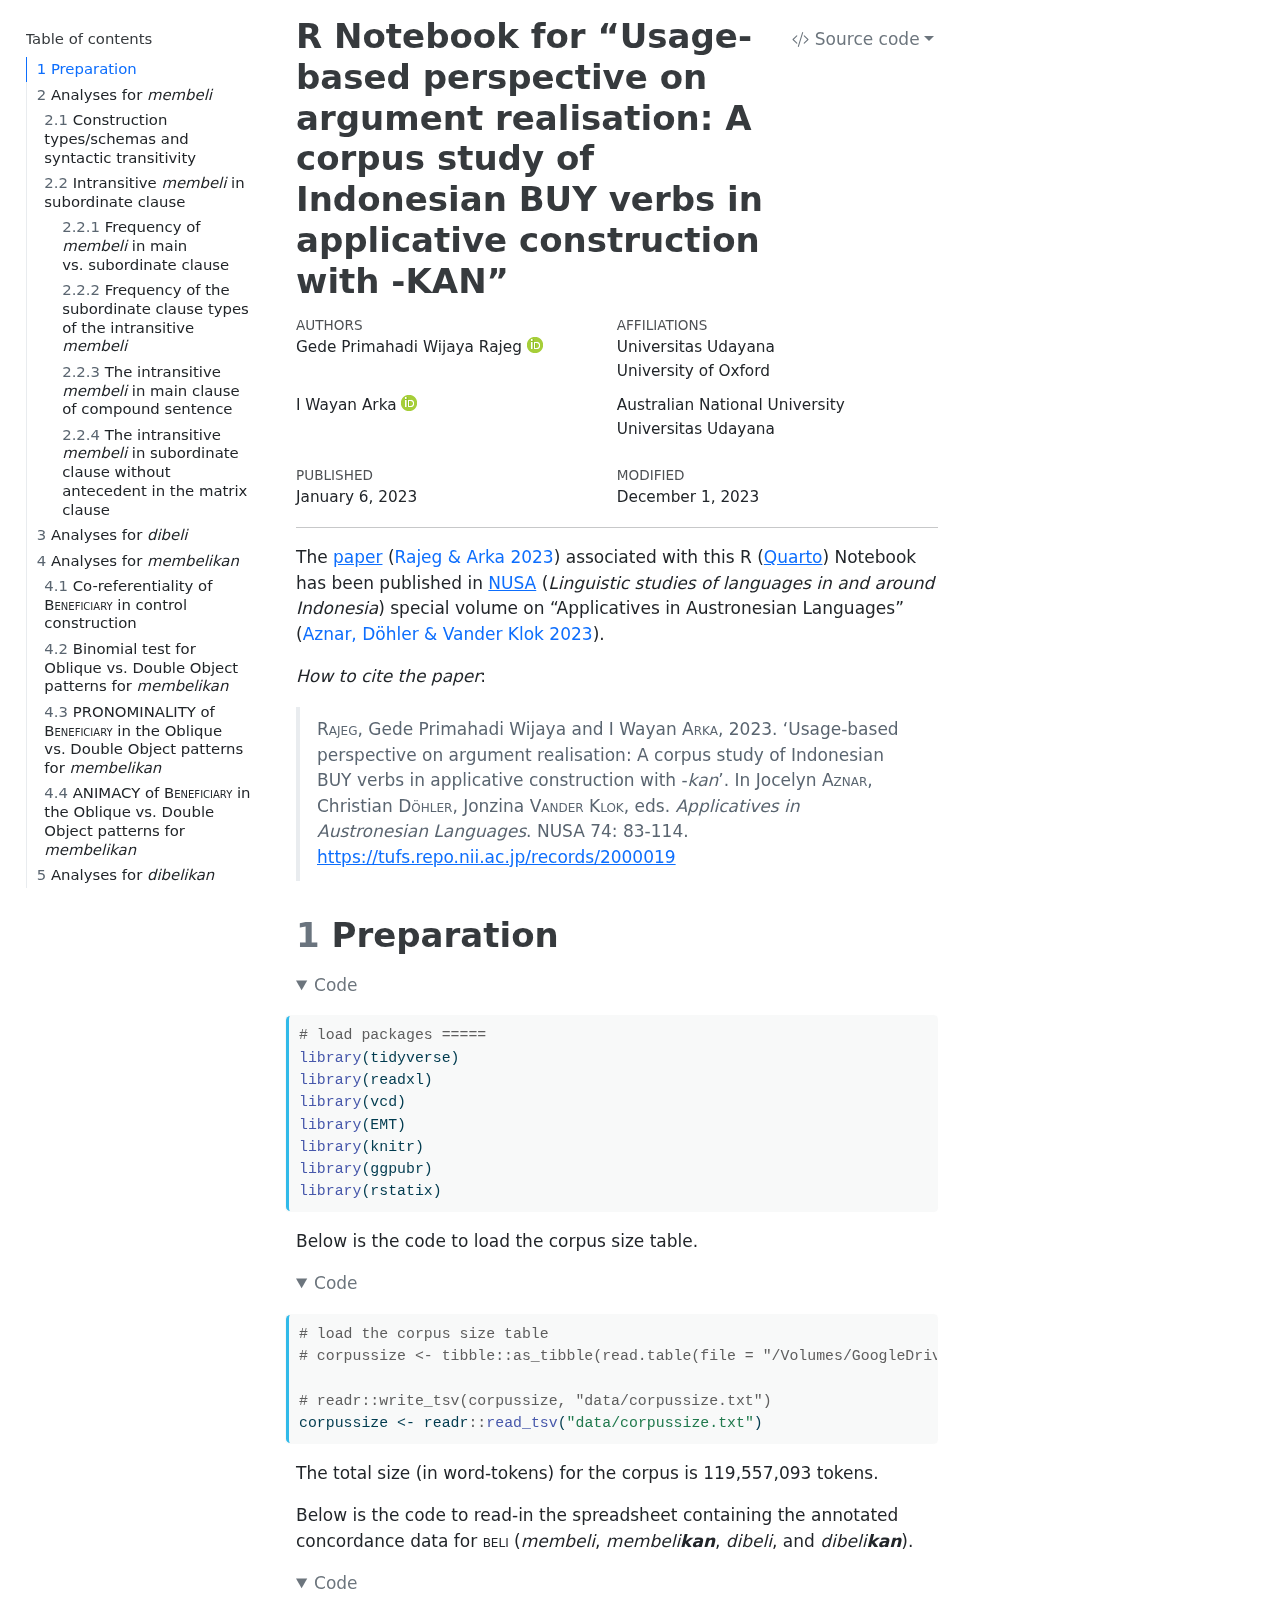
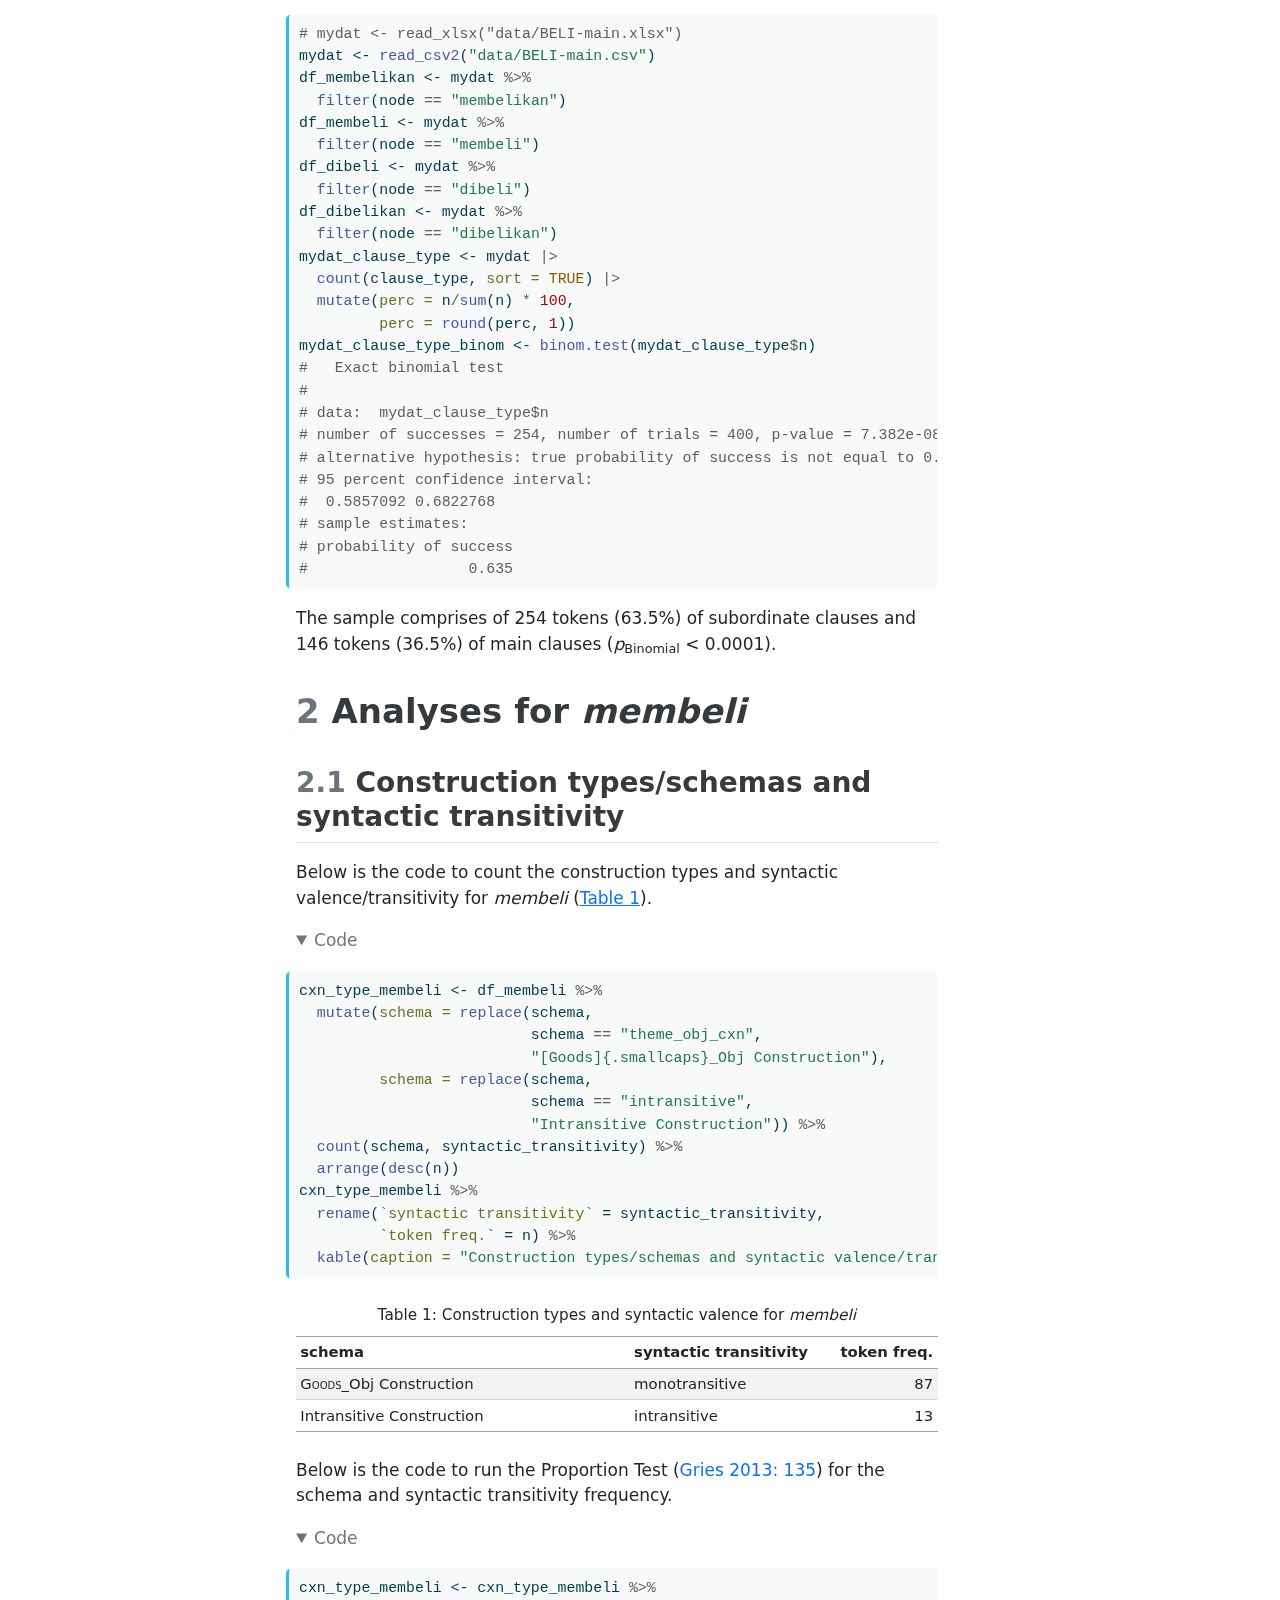
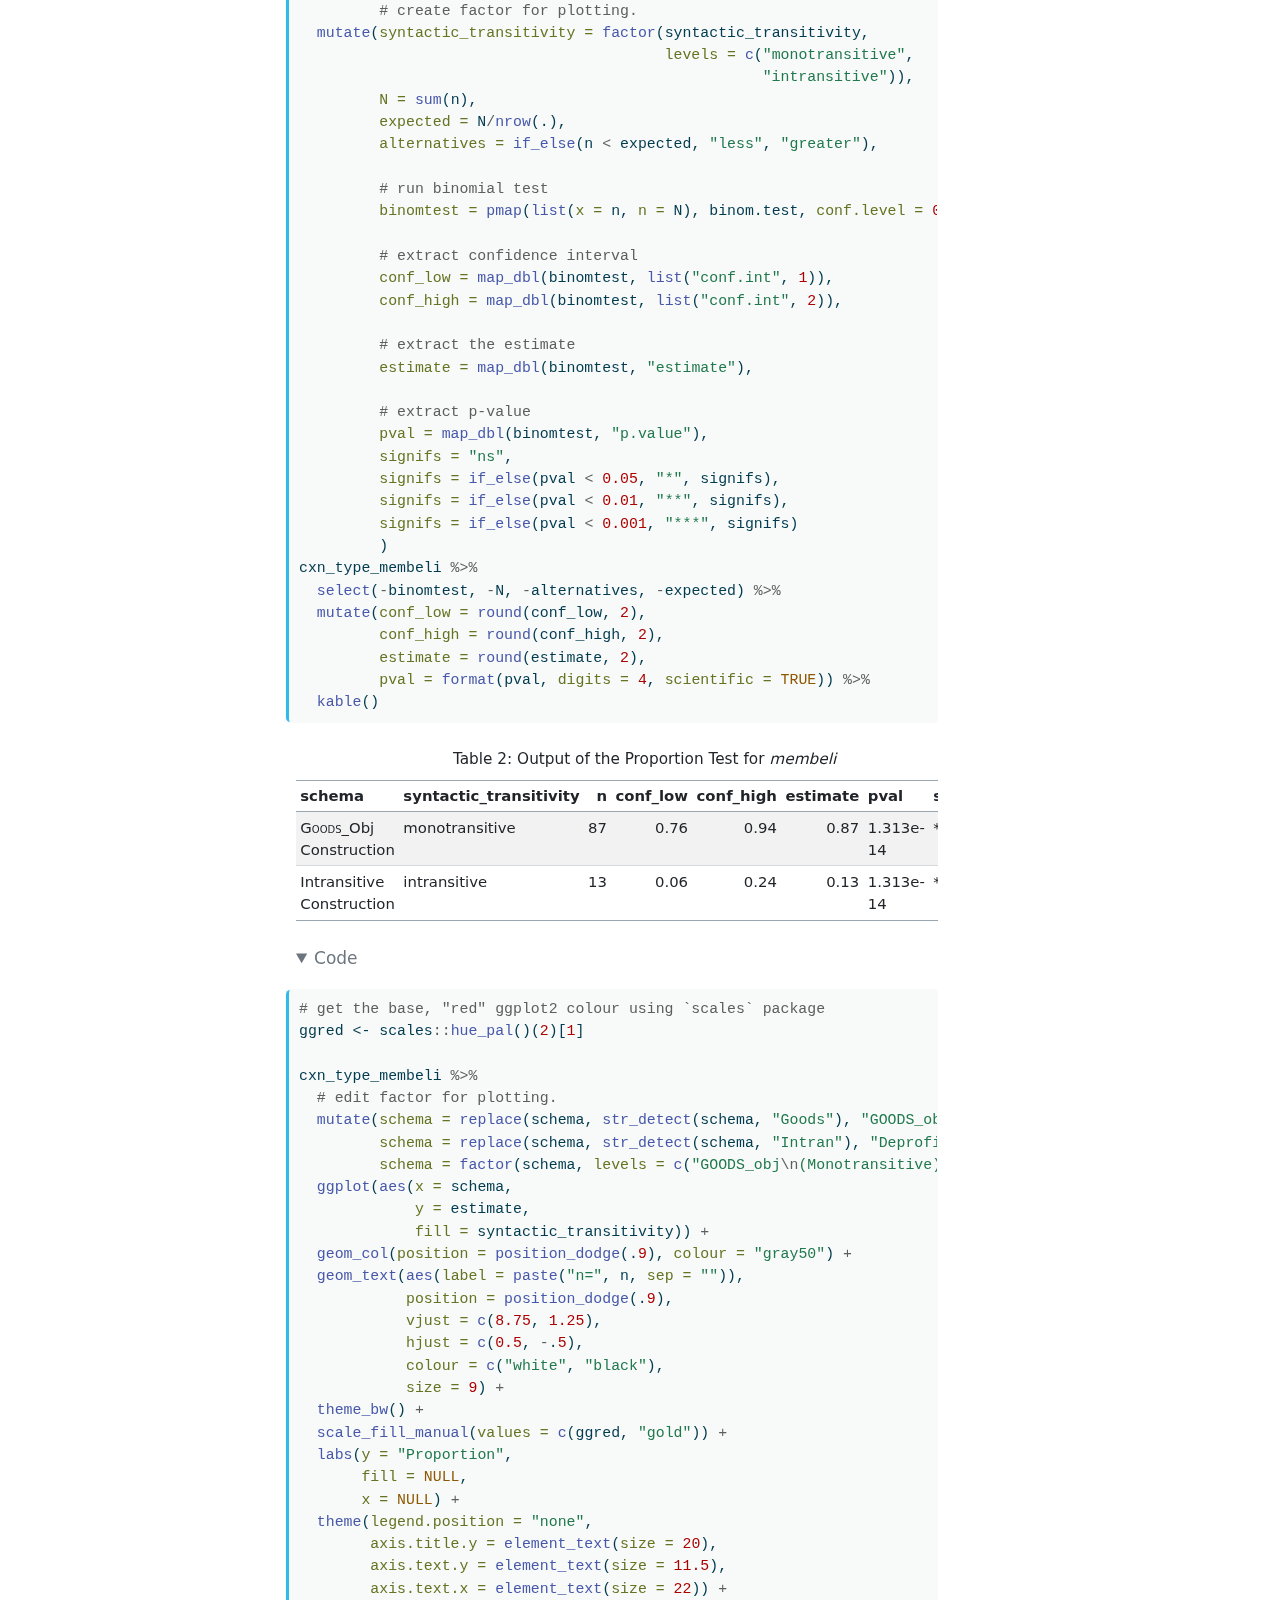
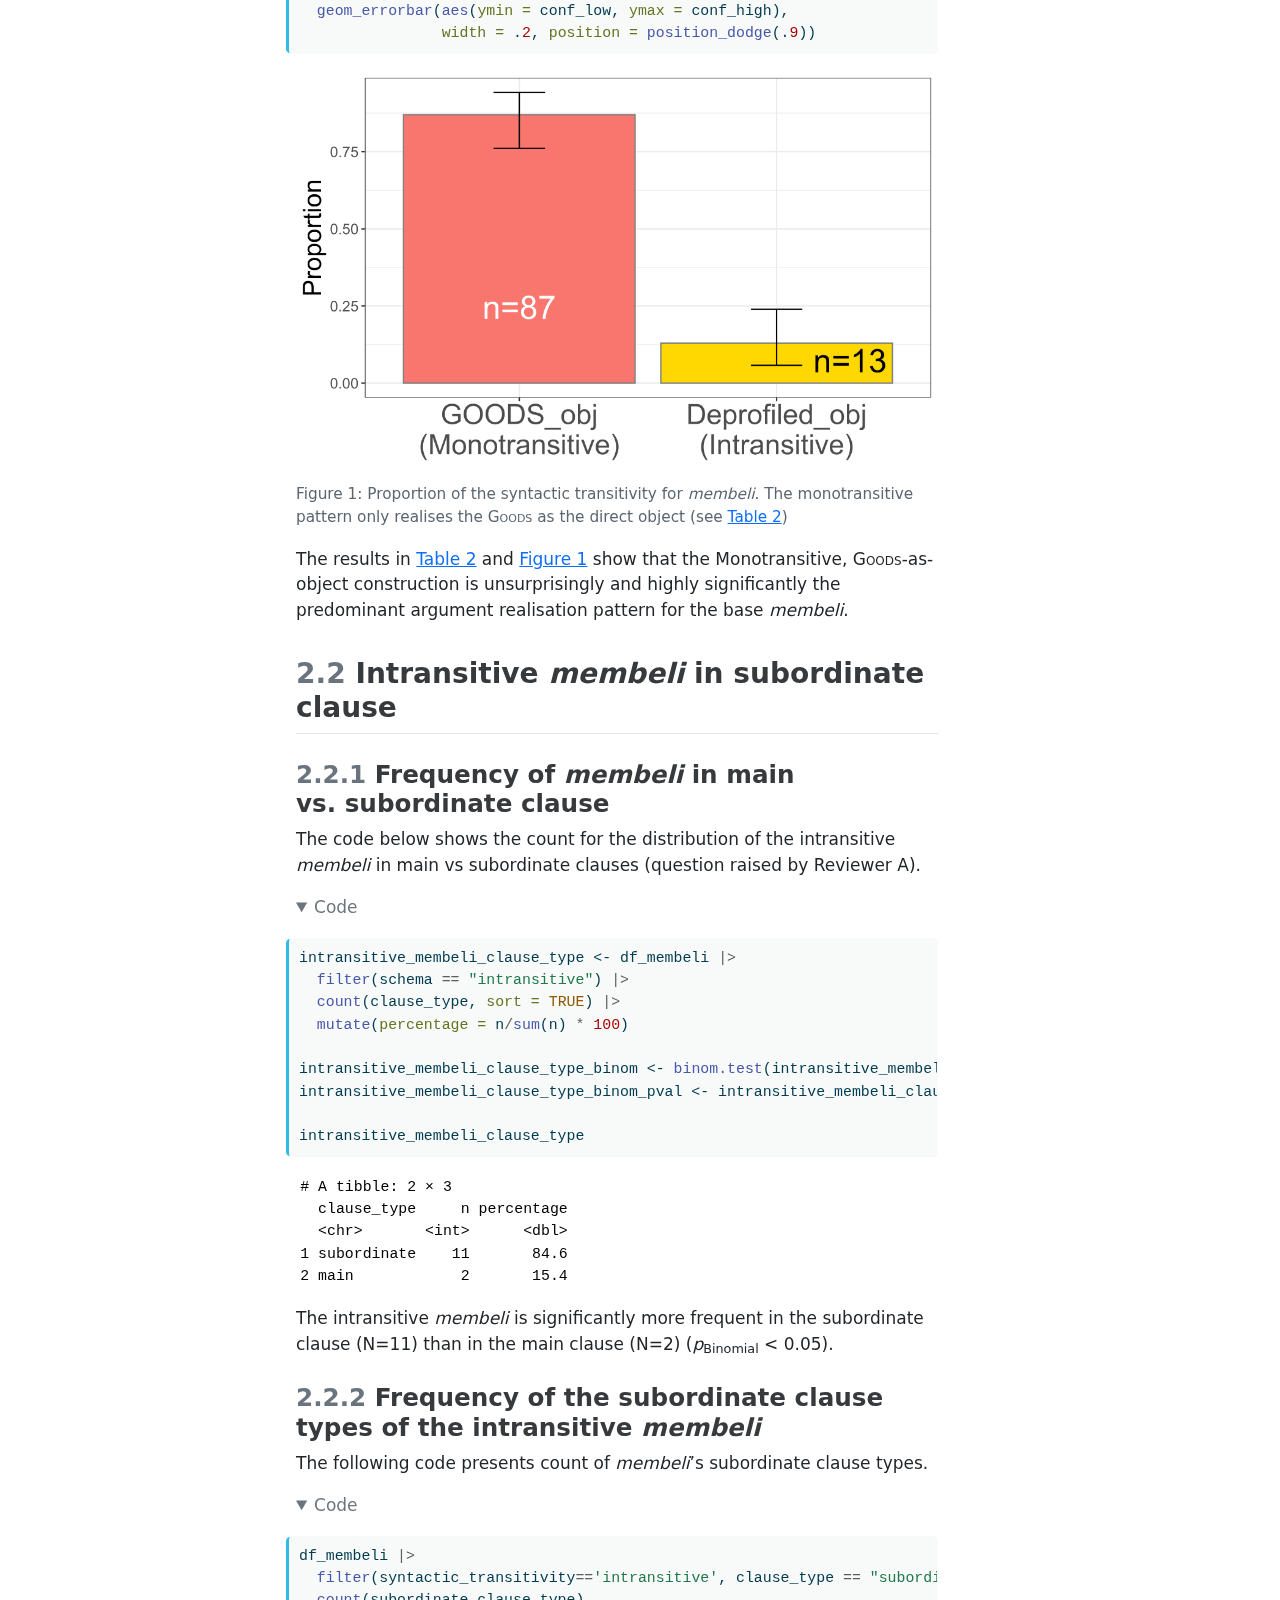
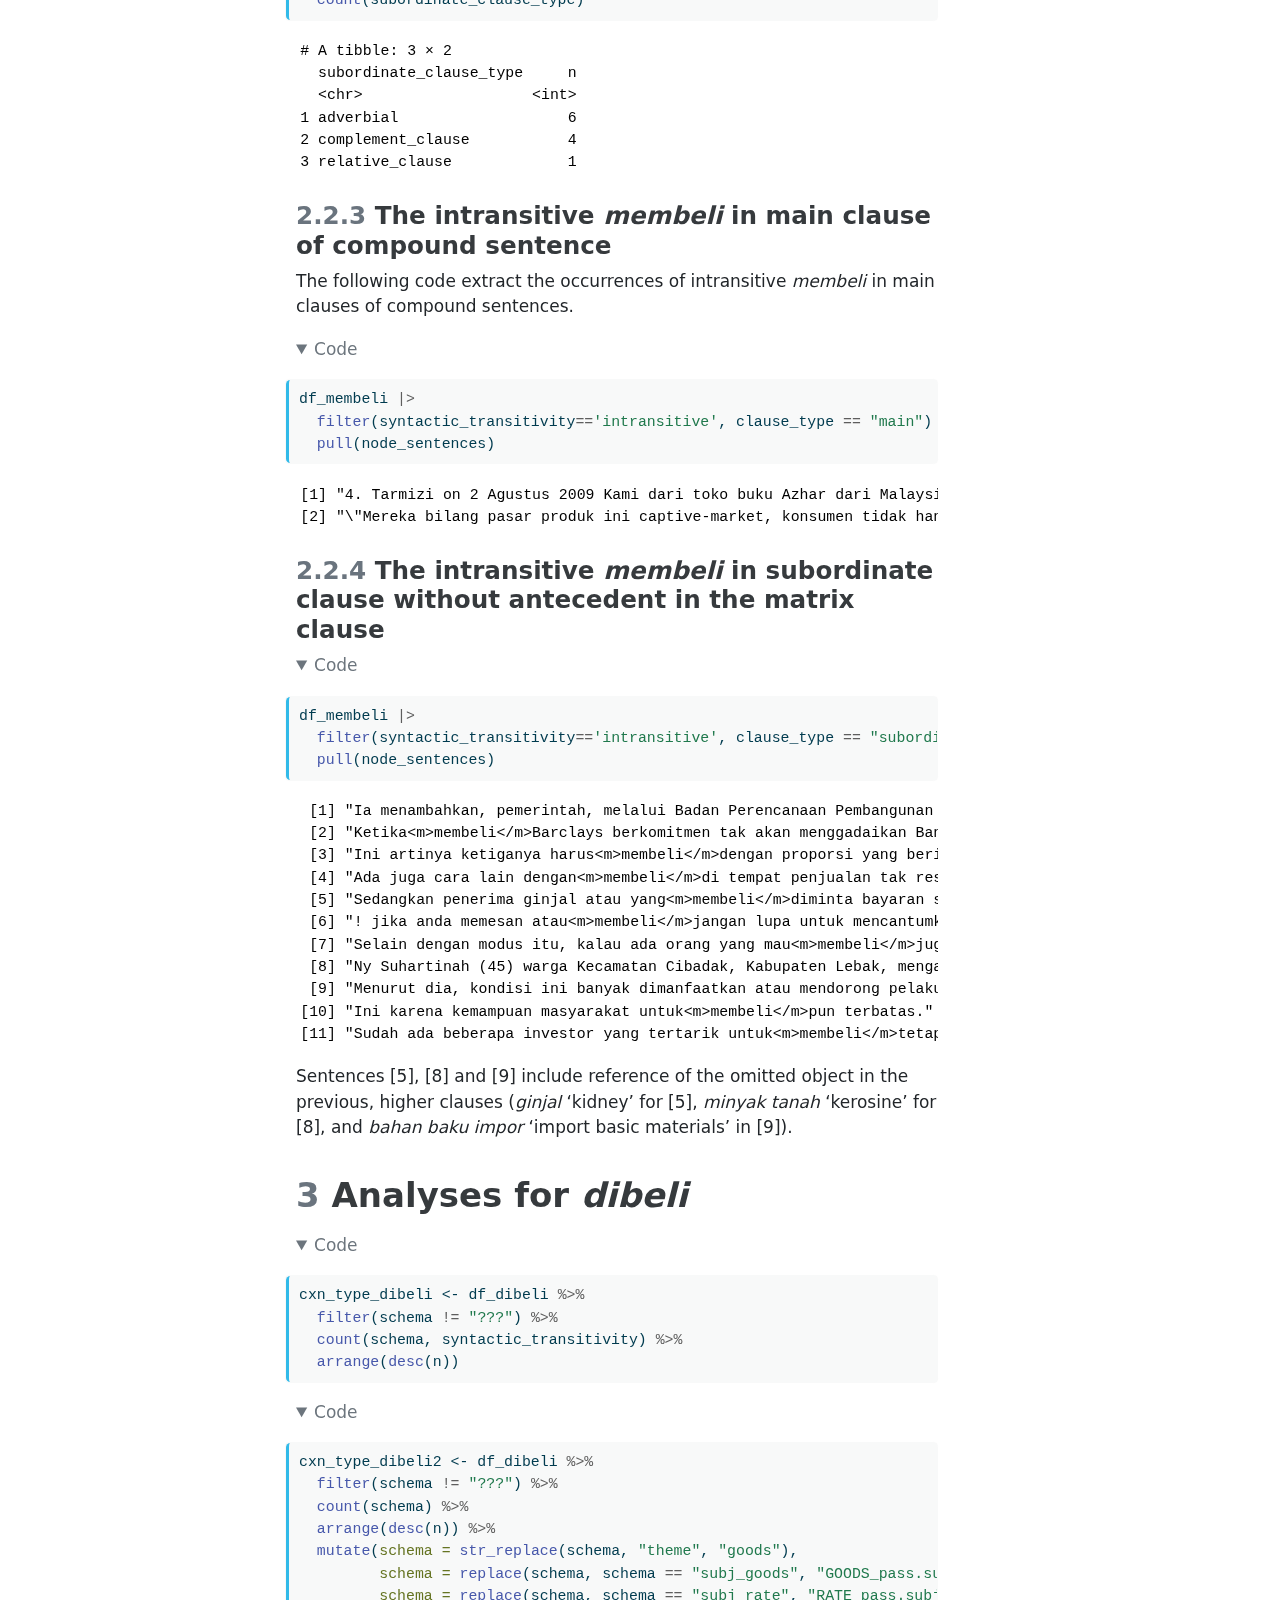
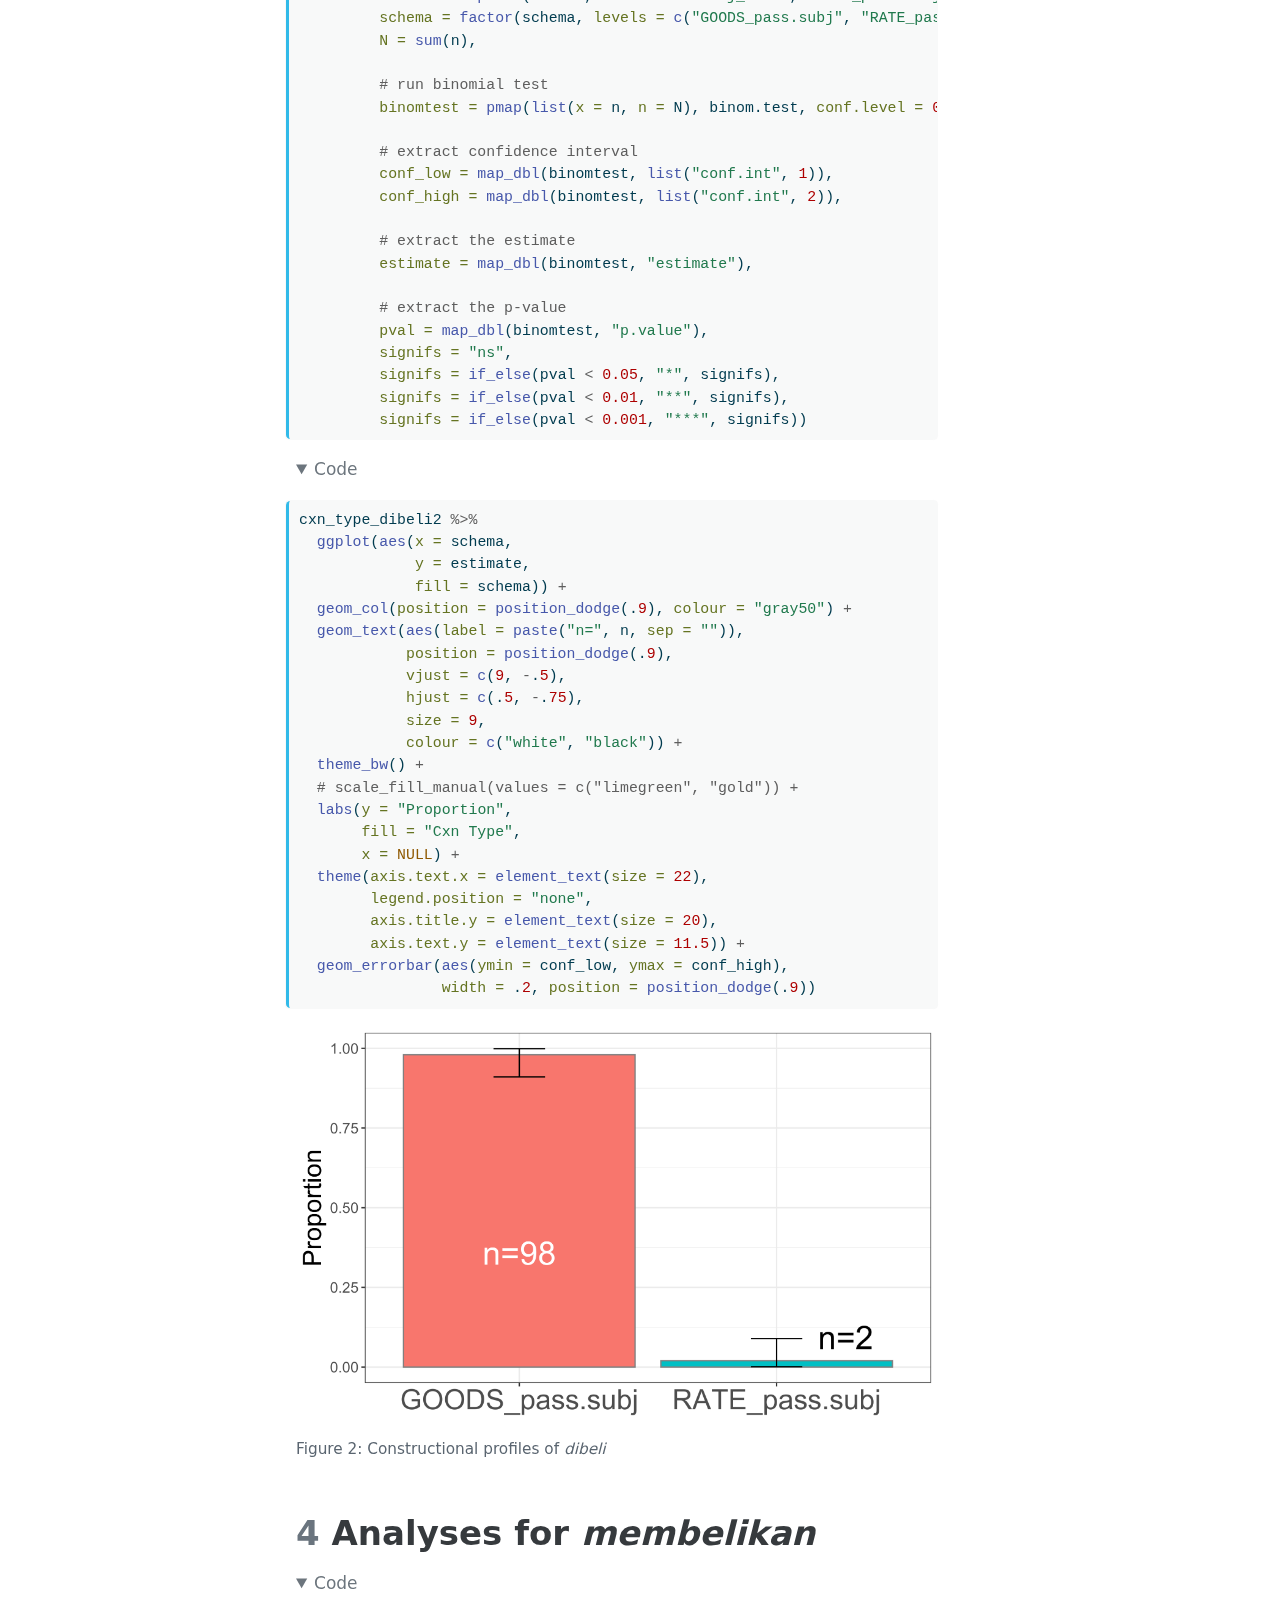
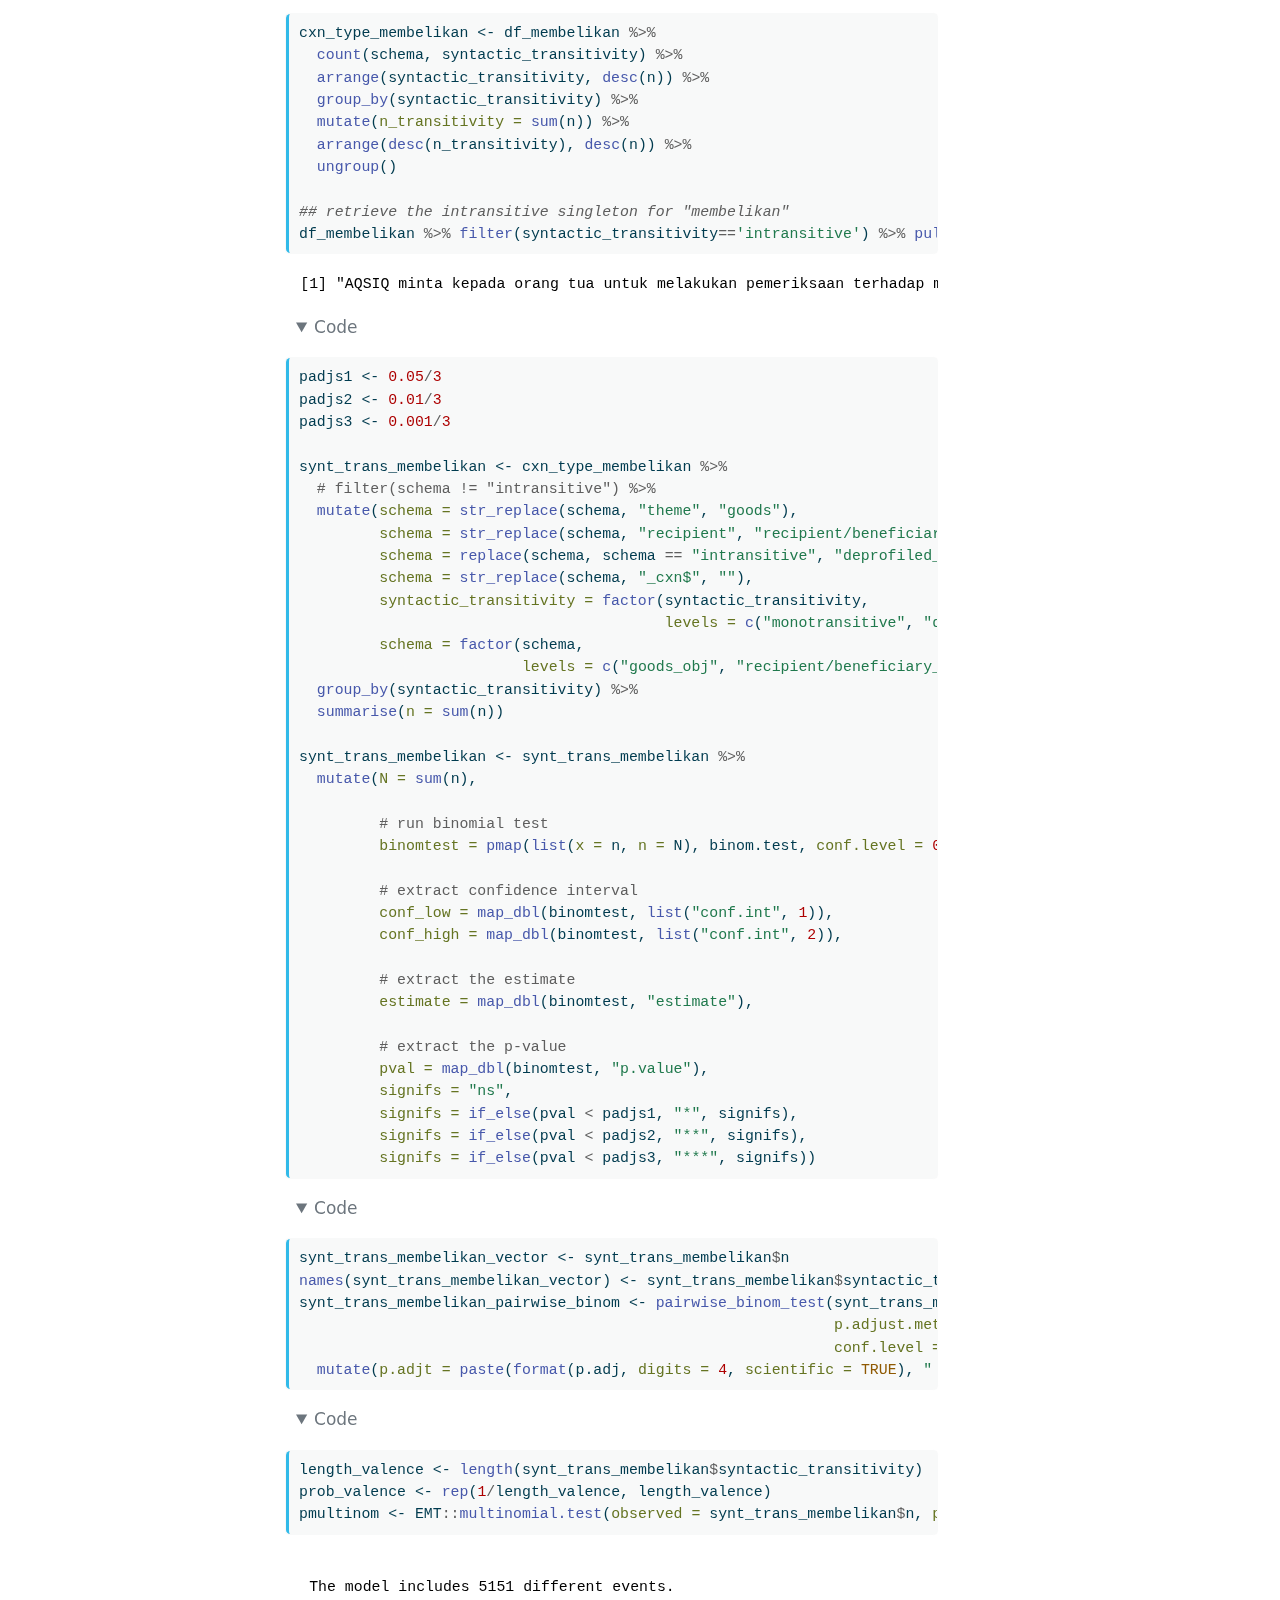
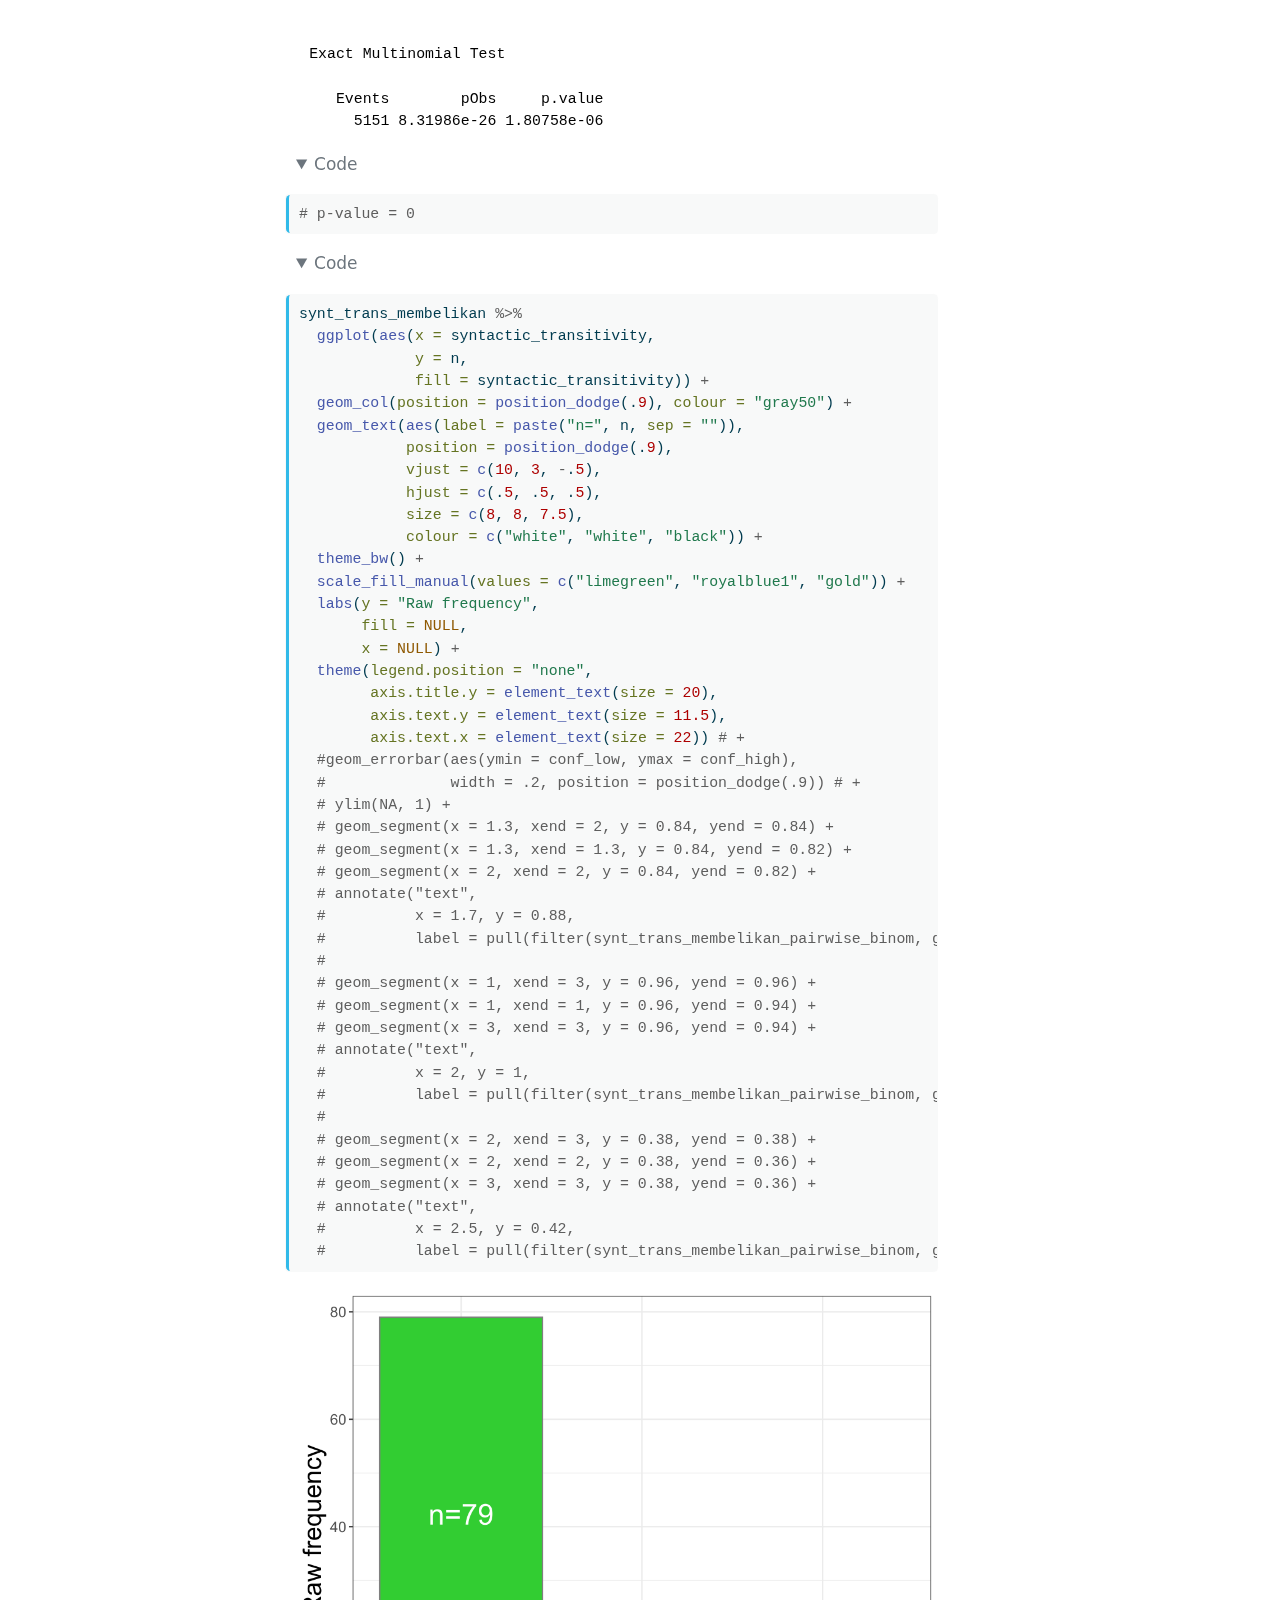
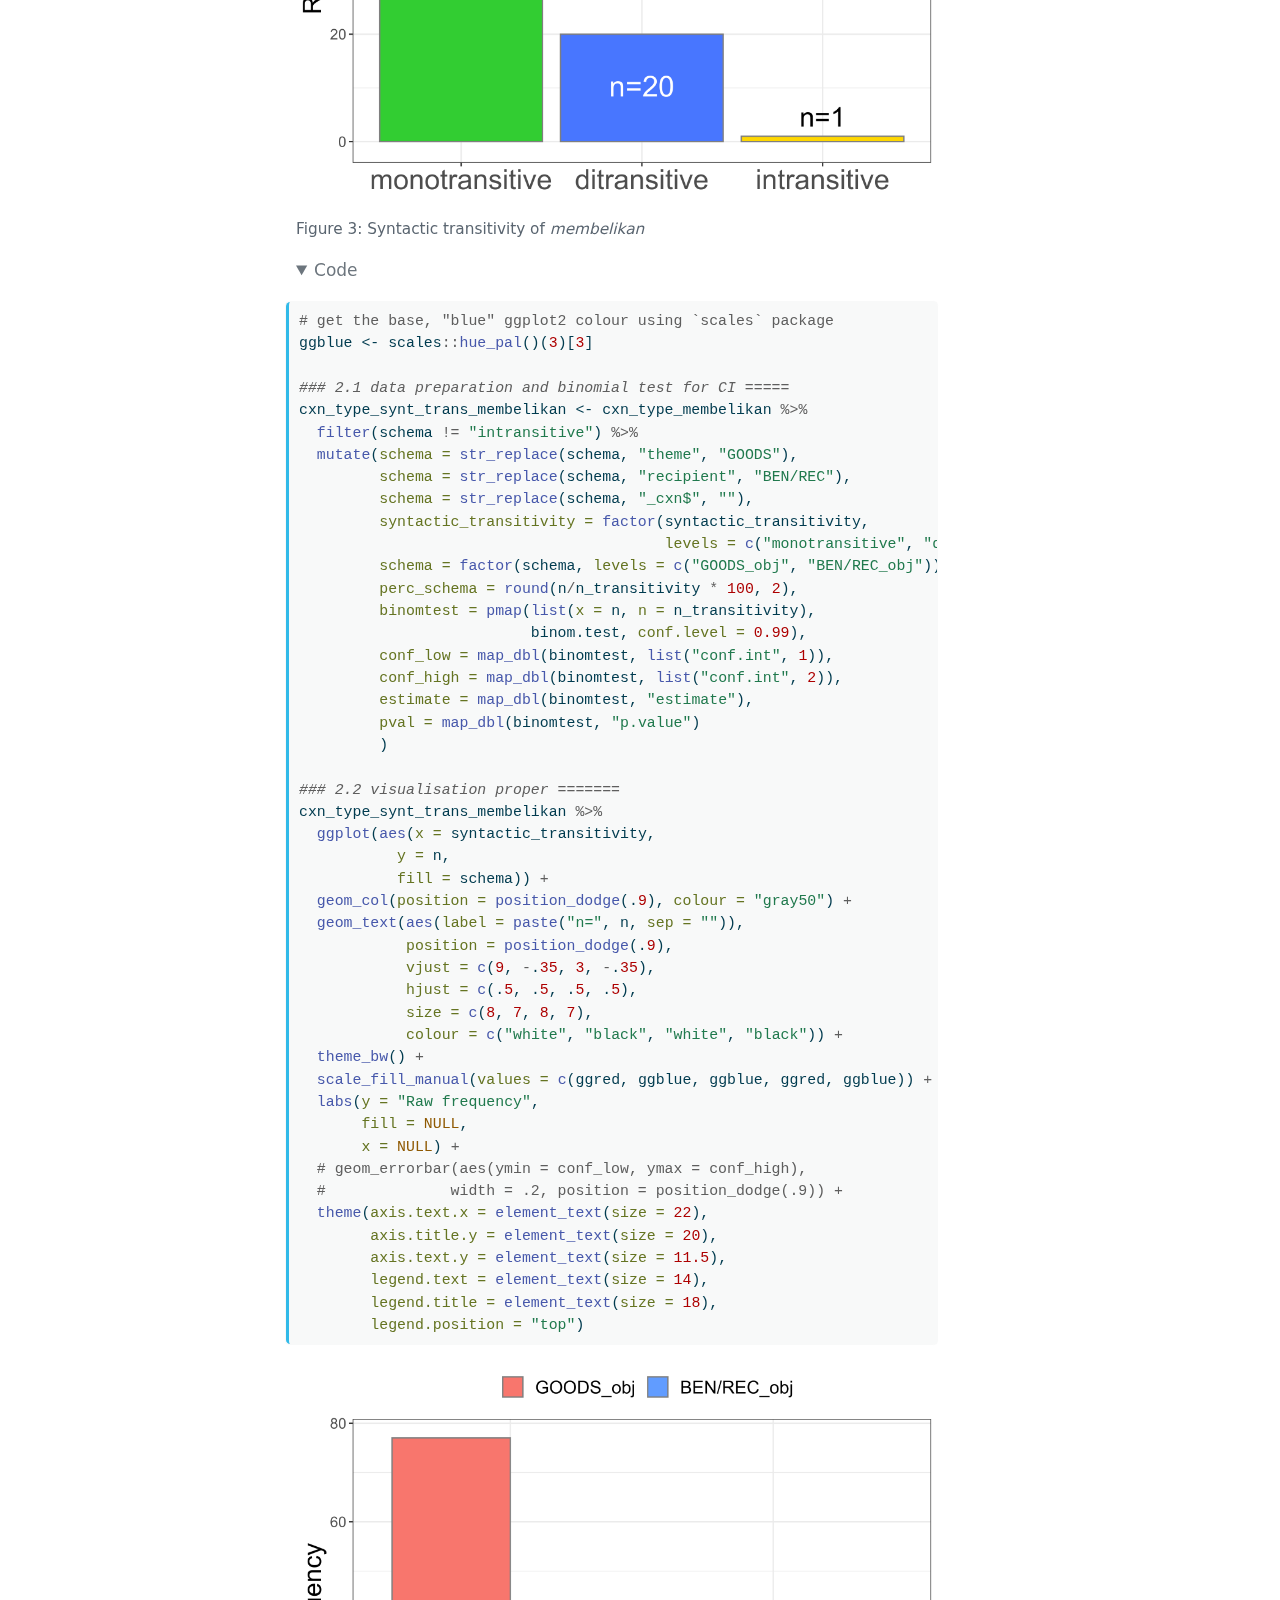
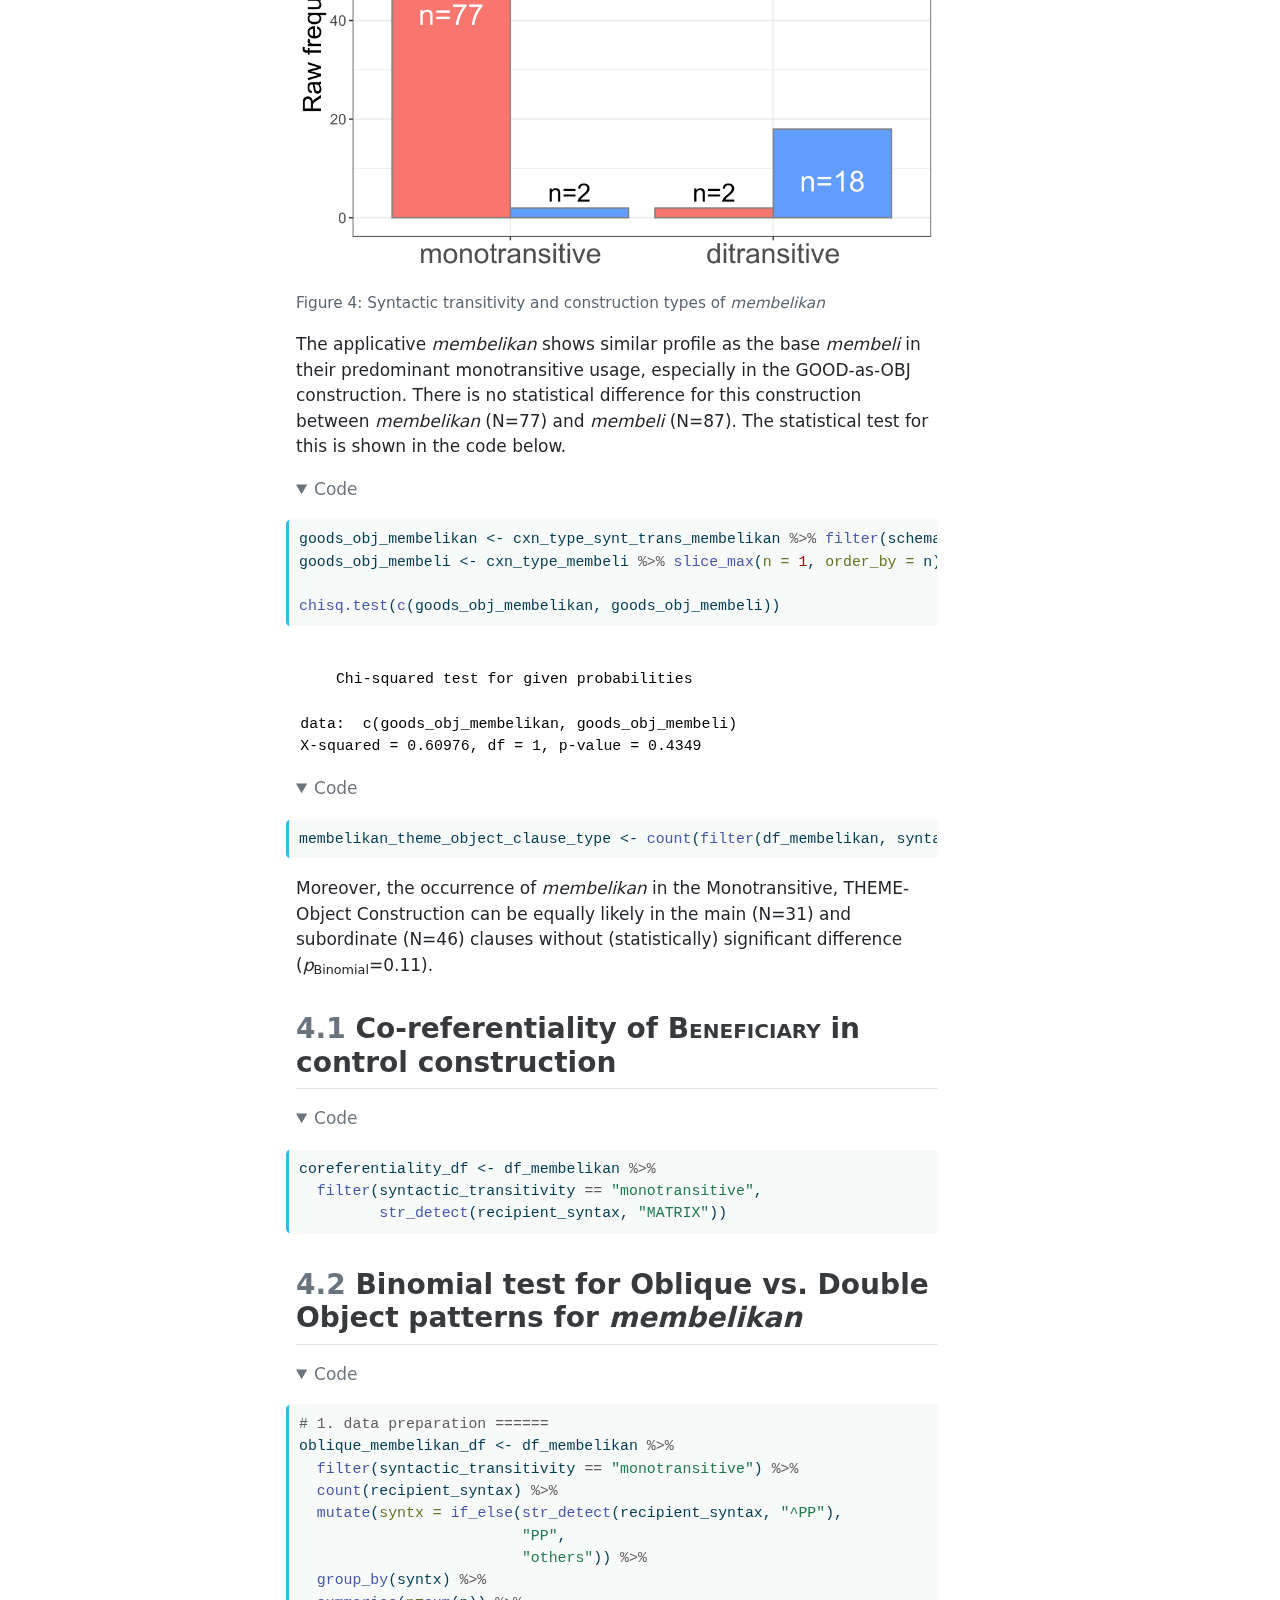
<file: nusa-applicative-code.html>
<!DOCTYPE html>
<html xmlns="http://www.w3.org/1999/xhtml" lang="en" xml:lang="en"><head>

<meta charset="utf-8">
<meta name="generator" content="quarto-1.3.433">

<meta name="viewport" content="width=device-width, initial-scale=1.0, user-scalable=yes">

<meta name="dcterms.date" content="2023-01-06">

<title>R Notebook for “Usage-based perspective on argument realisation: A corpus study of Indonesian BUY verbs in applicative construction with -KAN”</title>
<style>
code{white-space: pre-wrap;}
span.smallcaps{font-variant: small-caps;}
div.columns{display: flex; gap: min(4vw, 1.5em);}
div.column{flex: auto; overflow-x: auto;}
div.hanging-indent{margin-left: 1.5em; text-indent: -1.5em;}
ul.task-list{list-style: none;}
ul.task-list li input[type="checkbox"] {
  width: 0.8em;
  margin: 0 0.8em 0.2em -1em; /* quarto-specific, see https://github.com/quarto-dev/quarto-cli/issues/4556 */ 
  vertical-align: middle;
}
/* CSS for syntax highlighting */
pre > code.sourceCode { white-space: pre; position: relative; }
pre > code.sourceCode > span { display: inline-block; line-height: 1.25; }
pre > code.sourceCode > span:empty { height: 1.2em; }
.sourceCode { overflow: visible; }
code.sourceCode > span { color: inherit; text-decoration: inherit; }
div.sourceCode { margin: 1em 0; }
pre.sourceCode { margin: 0; }
@media screen {
div.sourceCode { overflow: auto; }
}
@media print {
pre > code.sourceCode { white-space: pre-wrap; }
pre > code.sourceCode > span { text-indent: -5em; padding-left: 5em; }
}
pre.numberSource code
  { counter-reset: source-line 0; }
pre.numberSource code > span
  { position: relative; left: -4em; counter-increment: source-line; }
pre.numberSource code > span > a:first-child::before
  { content: counter(source-line);
    position: relative; left: -1em; text-align: right; vertical-align: baseline;
    border: none; display: inline-block;
    -webkit-touch-callout: none; -webkit-user-select: none;
    -khtml-user-select: none; -moz-user-select: none;
    -ms-user-select: none; user-select: none;
    padding: 0 4px; width: 4em;
  }
pre.numberSource { margin-left: 3em;  padding-left: 4px; }
div.sourceCode
  {   }
@media screen {
pre > code.sourceCode > span > a:first-child::before { text-decoration: underline; }
}
/* CSS for citations */
div.csl-bib-body { }
div.csl-entry {
  clear: both;
}
.hanging-indent div.csl-entry {
  margin-left:2em;
  text-indent:-2em;
}
div.csl-left-margin {
  min-width:2em;
  float:left;
}
div.csl-right-inline {
  margin-left:2em;
  padding-left:1em;
}
div.csl-indent {
  margin-left: 2em;
}</style>


<script src="nusa-applicative-code_files/libs/clipboard/clipboard.min.js"></script>
<script src="nusa-applicative-code_files/libs/quarto-html/quarto.js"></script>
<script src="nusa-applicative-code_files/libs/quarto-html/popper.min.js"></script>
<script src="nusa-applicative-code_files/libs/quarto-html/tippy.umd.min.js"></script>
<script src="nusa-applicative-code_files/libs/quarto-html/anchor.min.js"></script>
<link href="nusa-applicative-code_files/libs/quarto-html/tippy.css" rel="stylesheet">
<link href="nusa-applicative-code_files/libs/quarto-html/quarto-syntax-highlighting.css" rel="stylesheet" id="quarto-text-highlighting-styles">
<script src="nusa-applicative-code_files/libs/bootstrap/bootstrap.min.js"></script>
<link href="nusa-applicative-code_files/libs/bootstrap/bootstrap-icons.css" rel="stylesheet">
<link href="nusa-applicative-code_files/libs/bootstrap/bootstrap.min.css" rel="stylesheet" id="quarto-bootstrap" data-mode="light">


<meta name="citation_title" content="R Notebook for &amp;amp;quot;Usage-based perspective on argument realisation: A corpus study of Indonesian BUY verbs in applicative construction with -KAN&quot;">
<meta name="citation_publication_date" content="2023-01-06">
<meta name="citation_cover_date" content="2023-01-06">
<meta name="citation_year" content="2023">
<meta name="citation_online_date" content="2023-01-06">
<meta name="citation_fulltext_html_url" content="https://gederajeg.github.io/applicative-buy/">
<meta name="citation_doi" content="10.6084/m9.figshare.23612631">
<meta name="citation_language" content="en">
<meta name="citation_reference" content="citation_title=Statistics for linguistics with R: A practical introduction;,citation_author=Stefan Th. Gries;,citation_publication_date=2013;,citation_cover_date=2013;,citation_year=2013;,citation_isbn=978-3-11-030747-4;">
<meta name="citation_reference" content="citation_title=Usage-based perspective on argument realisation: A corpus study of Indonesian BUY verbs in applicative construction with -&amp;amp;amp;lt;i&amp;gt;Kan&amp;lt;/i&amp;gt;;,citation_author=Gede Primahadi Wijaya Rajeg;,citation_author=I Wayan Arka;,citation_editor=Jocelyn Aznar;,citation_editor=Christian Döhler;,citation_editor=Jozina Vander Klok;,citation_publication_date=2023;,citation_cover_date=2023;,citation_year=2023;,citation_fulltext_html_url=https://tufs.repo.nii.ac.jp/records/2000019;,citation_volume=74;,citation_inbook_title=NUSA (special issue on &amp;amp;quot;Applicatives in Austronesian Languages&amp;quot;);">
<meta name="citation_reference" content="citation_title=Applicatives in Austronesian Languages;,citation_editor=Jocelyn Aznar;,citation_editor=Christian Döhler;,citation_editor=Jozina Vander Klok;,citation_publication_date=2023;,citation_cover_date=2023;,citation_year=2023;,citation_volume=74;,citation_series_title=NUSA: Linguistic Studies of Languages in and around Indonesia;">
</head>

<body>

<div id="quarto-content" class="page-columns page-rows-contents page-layout-article toc-left">
<div id="quarto-sidebar-toc-left" class="sidebar toc-left">
  <nav id="TOC" role="doc-toc" class="toc-active" data-toc-expanded="99">
    <h2 id="toc-title">Table of contents</h2>
   
  <ul>
  <li><a href="#preparation" id="toc-preparation" class="nav-link active" data-scroll-target="#preparation"><span class="header-section-number">1</span> Preparation</a></li>
  <li><a href="#analyses-for-membeli" id="toc-analyses-for-membeli" class="nav-link" data-scroll-target="#analyses-for-membeli"><span class="header-section-number">2</span> Analyses for <em>membeli</em></a>
  <ul class="collapse">
  <li><a href="#construction-typesschemas-and-syntactic-transitivity" id="toc-construction-typesschemas-and-syntactic-transitivity" class="nav-link" data-scroll-target="#construction-typesschemas-and-syntactic-transitivity"><span class="header-section-number">2.1</span> Construction types/schemas and syntactic transitivity</a></li>
  <li><a href="#intransitive-membeli-in-subordinate-clause" id="toc-intransitive-membeli-in-subordinate-clause" class="nav-link" data-scroll-target="#intransitive-membeli-in-subordinate-clause"><span class="header-section-number">2.2</span> Intransitive <em>membeli</em> in subordinate clause</a>
  <ul class="collapse">
  <li><a href="#frequency-of-membeli-in-main-vs.-subordinate-clause" id="toc-frequency-of-membeli-in-main-vs.-subordinate-clause" class="nav-link" data-scroll-target="#frequency-of-membeli-in-main-vs.-subordinate-clause"><span class="header-section-number">2.2.1</span> Frequency of <em>membeli</em> in main vs.&nbsp;subordinate clause</a></li>
  <li><a href="#frequency-of-the-subordinate-clause-types-of-the-intransitive-membeli" id="toc-frequency-of-the-subordinate-clause-types-of-the-intransitive-membeli" class="nav-link" data-scroll-target="#frequency-of-the-subordinate-clause-types-of-the-intransitive-membeli"><span class="header-section-number">2.2.2</span> Frequency of the subordinate clause types of the intransitive <em>membeli</em></a></li>
  <li><a href="#the-intransitive-membeli-in-main-clause-of-compound-sentence" id="toc-the-intransitive-membeli-in-main-clause-of-compound-sentence" class="nav-link" data-scroll-target="#the-intransitive-membeli-in-main-clause-of-compound-sentence"><span class="header-section-number">2.2.3</span> The intransitive <em>membeli</em> in main clause of compound sentence</a></li>
  <li><a href="#the-intransitive-membeli-in-subordinate-clause-without-antecedent-in-the-matrix-clause" id="toc-the-intransitive-membeli-in-subordinate-clause-without-antecedent-in-the-matrix-clause" class="nav-link" data-scroll-target="#the-intransitive-membeli-in-subordinate-clause-without-antecedent-in-the-matrix-clause"><span class="header-section-number">2.2.4</span> The intransitive <em>membeli</em> in subordinate clause without antecedent in the matrix clause</a></li>
  </ul></li>
  </ul></li>
  <li><a href="#analyses-for-dibeli" id="toc-analyses-for-dibeli" class="nav-link" data-scroll-target="#analyses-for-dibeli"><span class="header-section-number">3</span> Analyses for <em>dibeli</em></a></li>
  <li><a href="#analyses-for-membelikan" id="toc-analyses-for-membelikan" class="nav-link" data-scroll-target="#analyses-for-membelikan"><span class="header-section-number">4</span> Analyses for <em>membeli<strong>kan</strong></em></a>
  <ul class="collapse">
  <li><a href="#co-referentiality-of-beneficiary-in-control-construction" id="toc-co-referentiality-of-beneficiary-in-control-construction" class="nav-link" data-scroll-target="#co-referentiality-of-beneficiary-in-control-construction"><span class="header-section-number">4.1</span> Co-referentiality of <span class="smallcaps">Beneficiary</span> in control construction</a></li>
  <li><a href="#binomial-test-for-oblique-vs.-double-object-patterns-for-membelikan" id="toc-binomial-test-for-oblique-vs.-double-object-patterns-for-membelikan" class="nav-link" data-scroll-target="#binomial-test-for-oblique-vs.-double-object-patterns-for-membelikan"><span class="header-section-number">4.2</span> Binomial test for Oblique vs.&nbsp;Double Object patterns for <em>membelikan</em></a></li>
  <li><a href="#pronominality-of-beneficiary-in-the-oblique-vs.-double-object-patterns-for-membelikan" id="toc-pronominality-of-beneficiary-in-the-oblique-vs.-double-object-patterns-for-membelikan" class="nav-link" data-scroll-target="#pronominality-of-beneficiary-in-the-oblique-vs.-double-object-patterns-for-membelikan"><span class="header-section-number">4.3</span> PRONOMINALITY of <span class="smallcaps">Beneficiary</span> in the Oblique vs.&nbsp;Double Object patterns for <em>membelikan</em></a></li>
  <li><a href="#animacy-of-beneficiary-in-the-oblique-vs.-double-object-patterns-for-membelikan" id="toc-animacy-of-beneficiary-in-the-oblique-vs.-double-object-patterns-for-membelikan" class="nav-link" data-scroll-target="#animacy-of-beneficiary-in-the-oblique-vs.-double-object-patterns-for-membelikan"><span class="header-section-number">4.4</span> ANIMACY of <span class="smallcaps">Beneficiary</span> in the Oblique vs.&nbsp;Double Object patterns for <em>membelikan</em></a></li>
  </ul></li>
  <li><a href="#analyses-for-dibelikan" id="toc-analyses-for-dibelikan" class="nav-link" data-scroll-target="#analyses-for-dibelikan"><span class="header-section-number">5</span> Analyses for <em>dibeli<strong>kan</strong></em></a></li>
  </ul>
</nav>
</div>
<div id="quarto-margin-sidebar" class="sidebar margin-sidebar">
</div>
<main class="content" id="quarto-document-content">

<header id="title-block-header" class="quarto-title-block default">
<div class="quarto-title">
<div class="quarto-title-block"><div><h1 class="title">R Notebook for “Usage-based perspective on argument realisation: A corpus study of Indonesian BUY verbs in applicative construction with -KAN”</h1><button type="button" class="btn code-tools-button dropdown-toggle" id="quarto-code-tools-menu" data-bs-toggle="dropdown" aria-expanded="false"><i class="bi"></i> Source code</button><ul class="dropdown-menu dropdown-menu-end" aria-labelelledby="quarto-code-tools-menu"><li><a id="quarto-show-all-code" class="dropdown-item" href="javascript:void(0)" role="button">Show All Code</a></li><li><a id="quarto-hide-all-code" class="dropdown-item" href="javascript:void(0)" role="button">Hide All Code</a></li><li><hr class="dropdown-divider"></li><li><a id="quarto-view-source" class="dropdown-item" href="javascript:void(0)" role="button" data-quarto-source-url="https://github.com/gederajeg/applicative-buy">View Source</a></li></ul></div></div>
</div>


<div class="quarto-title-meta-author">
  <div class="quarto-title-meta-heading">Authors</div>
  <div class="quarto-title-meta-heading">Affiliations</div>
  
    <div class="quarto-title-meta-contents">
    <p class="author"><a href="https://www.ling-phil.ox.ac.uk/people/gede-rajeg">Gede Primahadi Wijaya Rajeg</a> <a href="https://orcid.org/0000-0002-2047-8621" class="quarto-title-author-orcid"> <img src="[data-uri]"></a></p>
  </div>
    <div class="quarto-title-meta-contents">
        <p class="affiliation">
            Universitas Udayana
          </p>
        <p class="affiliation">
            University of Oxford
          </p>
      </div>
      <div class="quarto-title-meta-contents">
    <p class="author"><a href="https://researchprofiles.anu.edu.au/en/persons/wayan-arka">I Wayan Arka</a> <a href="https://orcid.org/0000-0002-2819-6186" class="quarto-title-author-orcid"> <img src="[data-uri]"></a></p>
  </div>
    <div class="quarto-title-meta-contents">
        <p class="affiliation">
            Australian National University
          </p>
        <p class="affiliation">
            Universitas Udayana
          </p>
      </div>
    </div>

<div class="quarto-title-meta">

      
    <div>
    <div class="quarto-title-meta-heading">Published</div>
    <div class="quarto-title-meta-contents">
      <p class="date">January 6, 2023</p>
    </div>
  </div>
  
    <div>
    <div class="quarto-title-meta-heading">Modified</div>
    <div class="quarto-title-meta-contents">
      <p class="date-modified">December 1, 2023</p>
    </div>
  </div>
    
  </div>
  

</header>

<hr>
<p>The <a href="https://tufs.repo.nii.ac.jp/records/2000019">paper</a> <span class="citation" data-cites="rajeg_usage-based_2023">(<a href="#ref-rajeg_usage-based_2023" role="doc-biblioref">Rajeg &amp; Arka 2023</a>)</span> associated with this R (<a href="https://quarto.org/">Quarto</a>) Notebook has been published in <a href="http://www.aa.tufs.ac.jp/en/publications/nusa">NUSA</a> (<em>Linguistic studies of languages in and around Indonesia</em>) special volume on “Applicatives in Austronesian Languages” <span class="citation" data-cites="aznar_applicatives_2023">(<a href="#ref-aznar_applicatives_2023" role="doc-biblioref">Aznar, Döhler &amp; Vander Klok 2023</a>)</span>.</p>
<p><em>How to cite the paper</em>:</p>
<blockquote class="blockquote">
<p><span class="smallcaps">Rajeg</span>, Gede Primahadi Wijaya and I Wayan <span class="smallcaps">Arka</span>, 2023. ‘Usage-based perspective on argument realisation: A corpus study of Indonesian BUY verbs in applicative construction with -<em>kan</em>’. In Jocelyn <span class="smallcaps">Aznar</span>, Christian <span class="smallcaps">Döhler</span>, Jonzina <span class="smallcaps">Vander Klok</span>, eds.&nbsp;<em>Applicatives in Austronesian Languages</em>. NUSA 74: 83-114. <a href="https://tufs.repo.nii.ac.jp/records/2000019">https://tufs.repo.nii.ac.jp/records/2000019</a></p>
</blockquote>
<section id="preparation" class="level1" data-number="1">
<h1 data-number="1"><span class="header-section-number">1</span> Preparation</h1>
<div class="cell">
<details open="">
<summary>Code</summary>
<div class="sourceCode cell-code" id="cb1"><pre class="sourceCode r code-with-copy"><code class="sourceCode r"><span id="cb1-1"><a href="#cb1-1" aria-hidden="true" tabindex="-1"></a><span class="co"># load packages =====</span></span>
<span id="cb1-2"><a href="#cb1-2" aria-hidden="true" tabindex="-1"></a><span class="fu">library</span>(tidyverse)</span>
<span id="cb1-3"><a href="#cb1-3" aria-hidden="true" tabindex="-1"></a><span class="fu">library</span>(readxl)</span>
<span id="cb1-4"><a href="#cb1-4" aria-hidden="true" tabindex="-1"></a><span class="fu">library</span>(vcd)</span>
<span id="cb1-5"><a href="#cb1-5" aria-hidden="true" tabindex="-1"></a><span class="fu">library</span>(EMT)</span>
<span id="cb1-6"><a href="#cb1-6" aria-hidden="true" tabindex="-1"></a><span class="fu">library</span>(knitr)</span>
<span id="cb1-7"><a href="#cb1-7" aria-hidden="true" tabindex="-1"></a><span class="fu">library</span>(ggpubr)</span>
<span id="cb1-8"><a href="#cb1-8" aria-hidden="true" tabindex="-1"></a><span class="fu">library</span>(rstatix)</span></code><button title="Copy to Clipboard" class="code-copy-button"><i class="bi"></i></button></pre></div>
</details>
</div>
<p>Below is the code to load the corpus size table.</p>
<div class="cell">
<details open="">
<summary>Code</summary>
<div class="sourceCode cell-code" id="cb2"><pre class="sourceCode r code-with-copy"><code class="sourceCode r"><span id="cb2-1"><a href="#cb2-1" aria-hidden="true" tabindex="-1"></a><span class="co"># load the corpus size table</span></span>
<span id="cb2-2"><a href="#cb2-2" aria-hidden="true" tabindex="-1"></a><span class="co"># corpussize &lt;- tibble::as_tibble(read.table(file = "/Volumes/GoogleDrive/Other computers/My MacBook Pro/Documents/Corpora/_corpusindo/Leipzig Corpora/corpus_total_size_per_file.txt", header = TRUE, sep = "\t", comment.char = "", quote = "")[-c(1, 13, 15), ])</span></span>
<span id="cb2-3"><a href="#cb2-3" aria-hidden="true" tabindex="-1"></a></span>
<span id="cb2-4"><a href="#cb2-4" aria-hidden="true" tabindex="-1"></a><span class="co"># readr::write_tsv(corpussize, "data/corpussize.txt")</span></span>
<span id="cb2-5"><a href="#cb2-5" aria-hidden="true" tabindex="-1"></a>corpussize <span class="ot">&lt;-</span> readr<span class="sc">::</span><span class="fu">read_tsv</span>(<span class="st">"data/corpussize.txt"</span>)</span></code><button title="Copy to Clipboard" class="code-copy-button"><i class="bi"></i></button></pre></div>
</details>
</div>
<p>The total size (in word-tokens) for the corpus is 119,557,093 tokens.</p>
<p>Below is the code to read-in the spreadsheet containing the annotated concordance data for <span class="smallcaps">beli</span> (<em>membeli</em>, <em>membeli<strong>kan</strong></em>, <em>dibeli</em>, and <em>dibeli<strong>kan</strong></em>).</p>
<div class="cell">
<details open="">
<summary>Code</summary>
<div class="sourceCode cell-code" id="cb3"><pre class="sourceCode r code-with-copy"><code class="sourceCode r"><span id="cb3-1"><a href="#cb3-1" aria-hidden="true" tabindex="-1"></a><span class="co"># mydat &lt;- read_xlsx("data/BELI-main.xlsx")</span></span>
<span id="cb3-2"><a href="#cb3-2" aria-hidden="true" tabindex="-1"></a>mydat <span class="ot">&lt;-</span> <span class="fu">read_csv2</span>(<span class="st">"data/BELI-main.csv"</span>)</span>
<span id="cb3-3"><a href="#cb3-3" aria-hidden="true" tabindex="-1"></a>df_membelikan <span class="ot">&lt;-</span> mydat <span class="sc">%&gt;%</span> </span>
<span id="cb3-4"><a href="#cb3-4" aria-hidden="true" tabindex="-1"></a>  <span class="fu">filter</span>(node <span class="sc">==</span> <span class="st">"membelikan"</span>)</span>
<span id="cb3-5"><a href="#cb3-5" aria-hidden="true" tabindex="-1"></a>df_membeli <span class="ot">&lt;-</span> mydat <span class="sc">%&gt;%</span> </span>
<span id="cb3-6"><a href="#cb3-6" aria-hidden="true" tabindex="-1"></a>  <span class="fu">filter</span>(node <span class="sc">==</span> <span class="st">"membeli"</span>)</span>
<span id="cb3-7"><a href="#cb3-7" aria-hidden="true" tabindex="-1"></a>df_dibeli <span class="ot">&lt;-</span> mydat <span class="sc">%&gt;%</span> </span>
<span id="cb3-8"><a href="#cb3-8" aria-hidden="true" tabindex="-1"></a>  <span class="fu">filter</span>(node <span class="sc">==</span> <span class="st">"dibeli"</span>)</span>
<span id="cb3-9"><a href="#cb3-9" aria-hidden="true" tabindex="-1"></a>df_dibelikan <span class="ot">&lt;-</span> mydat <span class="sc">%&gt;%</span> </span>
<span id="cb3-10"><a href="#cb3-10" aria-hidden="true" tabindex="-1"></a>  <span class="fu">filter</span>(node <span class="sc">==</span> <span class="st">"dibelikan"</span>)</span>
<span id="cb3-11"><a href="#cb3-11" aria-hidden="true" tabindex="-1"></a>mydat_clause_type <span class="ot">&lt;-</span> mydat <span class="sc">|&gt;</span> </span>
<span id="cb3-12"><a href="#cb3-12" aria-hidden="true" tabindex="-1"></a>  <span class="fu">count</span>(clause_type, <span class="at">sort =</span> <span class="cn">TRUE</span>) <span class="sc">|&gt;</span> </span>
<span id="cb3-13"><a href="#cb3-13" aria-hidden="true" tabindex="-1"></a>  <span class="fu">mutate</span>(<span class="at">perc =</span> n<span class="sc">/</span><span class="fu">sum</span>(n) <span class="sc">*</span> <span class="dv">100</span>,</span>
<span id="cb3-14"><a href="#cb3-14" aria-hidden="true" tabindex="-1"></a>         <span class="at">perc =</span> <span class="fu">round</span>(perc, <span class="dv">1</span>))</span>
<span id="cb3-15"><a href="#cb3-15" aria-hidden="true" tabindex="-1"></a>mydat_clause_type_binom <span class="ot">&lt;-</span> <span class="fu">binom.test</span>(mydat_clause_type<span class="sc">$</span>n)</span>
<span id="cb3-16"><a href="#cb3-16" aria-hidden="true" tabindex="-1"></a><span class="co">#   Exact binomial test</span></span>
<span id="cb3-17"><a href="#cb3-17" aria-hidden="true" tabindex="-1"></a><span class="co"># </span></span>
<span id="cb3-18"><a href="#cb3-18" aria-hidden="true" tabindex="-1"></a><span class="co"># data:  mydat_clause_type$n</span></span>
<span id="cb3-19"><a href="#cb3-19" aria-hidden="true" tabindex="-1"></a><span class="co"># number of successes = 254, number of trials = 400, p-value = 7.382e-08</span></span>
<span id="cb3-20"><a href="#cb3-20" aria-hidden="true" tabindex="-1"></a><span class="co"># alternative hypothesis: true probability of success is not equal to 0.5</span></span>
<span id="cb3-21"><a href="#cb3-21" aria-hidden="true" tabindex="-1"></a><span class="co"># 95 percent confidence interval:</span></span>
<span id="cb3-22"><a href="#cb3-22" aria-hidden="true" tabindex="-1"></a><span class="co">#  0.5857092 0.6822768</span></span>
<span id="cb3-23"><a href="#cb3-23" aria-hidden="true" tabindex="-1"></a><span class="co"># sample estimates:</span></span>
<span id="cb3-24"><a href="#cb3-24" aria-hidden="true" tabindex="-1"></a><span class="co"># probability of success </span></span>
<span id="cb3-25"><a href="#cb3-25" aria-hidden="true" tabindex="-1"></a><span class="co">#                  0.635</span></span></code><button title="Copy to Clipboard" class="code-copy-button"><i class="bi"></i></button></pre></div>
</details>
</div>
<p>The sample comprises of 254 tokens (63.5%) of subordinate clauses and 146 tokens (36.5%) of main clauses (<em>p</em><sub>Binomial</sub> &lt; 0.0001).</p>
</section>
<section id="analyses-for-membeli" class="level1" data-number="2">
<h1 data-number="2"><span class="header-section-number">2</span> Analyses for <em>membeli</em></h1>
<section id="construction-typesschemas-and-syntactic-transitivity" class="level2" data-number="2.1">
<h2 data-number="2.1" class="anchored" data-anchor-id="construction-typesschemas-and-syntactic-transitivity"><span class="header-section-number">2.1</span> Construction types/schemas and syntactic transitivity</h2>
<p>Below is the code to count the construction types and syntactic valence/transitivity for <em>membeli</em> (<a href="#tbl-cxn-membeli">Table&nbsp;1</a>).</p>
<div class="cell">
<details open="">
<summary>Code</summary>
<div class="sourceCode cell-code" id="cb4"><pre class="sourceCode r code-with-copy"><code class="sourceCode r"><span id="cb4-1"><a href="#cb4-1" aria-hidden="true" tabindex="-1"></a>cxn_type_membeli <span class="ot">&lt;-</span> df_membeli <span class="sc">%&gt;%</span> </span>
<span id="cb4-2"><a href="#cb4-2" aria-hidden="true" tabindex="-1"></a>  <span class="fu">mutate</span>(<span class="at">schema =</span> <span class="fu">replace</span>(schema, </span>
<span id="cb4-3"><a href="#cb4-3" aria-hidden="true" tabindex="-1"></a>                          schema <span class="sc">==</span> <span class="st">"theme_obj_cxn"</span>, </span>
<span id="cb4-4"><a href="#cb4-4" aria-hidden="true" tabindex="-1"></a>                          <span class="st">"[Goods]{.smallcaps}_Obj Construction"</span>),</span>
<span id="cb4-5"><a href="#cb4-5" aria-hidden="true" tabindex="-1"></a>         <span class="at">schema =</span> <span class="fu">replace</span>(schema, </span>
<span id="cb4-6"><a href="#cb4-6" aria-hidden="true" tabindex="-1"></a>                          schema <span class="sc">==</span> <span class="st">"intransitive"</span>, </span>
<span id="cb4-7"><a href="#cb4-7" aria-hidden="true" tabindex="-1"></a>                          <span class="st">"Intransitive Construction"</span>)) <span class="sc">%&gt;%</span> </span>
<span id="cb4-8"><a href="#cb4-8" aria-hidden="true" tabindex="-1"></a>  <span class="fu">count</span>(schema, syntactic_transitivity) <span class="sc">%&gt;%</span> </span>
<span id="cb4-9"><a href="#cb4-9" aria-hidden="true" tabindex="-1"></a>  <span class="fu">arrange</span>(<span class="fu">desc</span>(n))</span>
<span id="cb4-10"><a href="#cb4-10" aria-hidden="true" tabindex="-1"></a>cxn_type_membeli <span class="sc">%&gt;%</span> </span>
<span id="cb4-11"><a href="#cb4-11" aria-hidden="true" tabindex="-1"></a>  <span class="fu">rename</span>(<span class="st">`</span><span class="at">syntactic transitivity</span><span class="st">`</span> <span class="ot">=</span> syntactic_transitivity,</span>
<span id="cb4-12"><a href="#cb4-12" aria-hidden="true" tabindex="-1"></a>         <span class="st">`</span><span class="at">token freq.</span><span class="st">`</span> <span class="ot">=</span> n) <span class="sc">%&gt;%</span> </span>
<span id="cb4-13"><a href="#cb4-13" aria-hidden="true" tabindex="-1"></a>  <span class="fu">kable</span>(<span class="at">caption =</span> <span class="st">"Construction types/schemas and syntactic valence/transitivity for *membeli*"</span>)</span></code><button title="Copy to Clipboard" class="code-copy-button"><i class="bi"></i></button></pre></div>
</details>
<div class="cell-output-display">
<div id="tbl-cxn-membeli" class="anchored">
<table class="table table-sm table-striped small">
<caption>Table&nbsp;1: Construction types and syntactic valence for <em>membeli</em></caption>
<colgroup>
<col style="width: 51%">
<col style="width: 31%">
<col style="width: 16%">
</colgroup>
<thead>
<tr class="header">
<th style="text-align: left;">schema</th>
<th style="text-align: left;">syntactic transitivity</th>
<th style="text-align: right;">token freq.</th>
</tr>
</thead>
<tbody>
<tr class="odd">
<td style="text-align: left;"><span class="smallcaps">Goods</span>_Obj Construction</td>
<td style="text-align: left;">monotransitive</td>
<td style="text-align: right;">87</td>
</tr>
<tr class="even">
<td style="text-align: left;">Intransitive Construction</td>
<td style="text-align: left;">intransitive</td>
<td style="text-align: right;">13</td>
</tr>
</tbody>
</table>
</div>
</div>
</div>
<p>Below is the code to run the Proportion Test <span class="citation" data-cites="gries_statistics_2013">(<a href="#ref-gries_statistics_2013" role="doc-biblioref">Gries 2013: 135</a>)</span> for the schema and syntactic transitivity frequency.</p>
<div class="cell">
<details open="">
<summary>Code</summary>
<div class="sourceCode cell-code" id="cb5"><pre class="sourceCode r code-with-copy"><code class="sourceCode r"><span id="cb5-1"><a href="#cb5-1" aria-hidden="true" tabindex="-1"></a>cxn_type_membeli <span class="ot">&lt;-</span> cxn_type_membeli <span class="sc">%&gt;%</span> </span>
<span id="cb5-2"><a href="#cb5-2" aria-hidden="true" tabindex="-1"></a>         <span class="co"># create factor for plotting.</span></span>
<span id="cb5-3"><a href="#cb5-3" aria-hidden="true" tabindex="-1"></a>  <span class="fu">mutate</span>(<span class="at">syntactic_transitivity =</span> <span class="fu">factor</span>(syntactic_transitivity, </span>
<span id="cb5-4"><a href="#cb5-4" aria-hidden="true" tabindex="-1"></a>                                         <span class="at">levels =</span> <span class="fu">c</span>(<span class="st">"monotransitive"</span>, </span>
<span id="cb5-5"><a href="#cb5-5" aria-hidden="true" tabindex="-1"></a>                                                    <span class="st">"intransitive"</span>)),</span>
<span id="cb5-6"><a href="#cb5-6" aria-hidden="true" tabindex="-1"></a>         <span class="at">N =</span> <span class="fu">sum</span>(n),</span>
<span id="cb5-7"><a href="#cb5-7" aria-hidden="true" tabindex="-1"></a>         <span class="at">expected =</span> N<span class="sc">/</span><span class="fu">nrow</span>(.),</span>
<span id="cb5-8"><a href="#cb5-8" aria-hidden="true" tabindex="-1"></a>         <span class="at">alternatives =</span> <span class="fu">if_else</span>(n <span class="sc">&lt;</span> expected, <span class="st">"less"</span>, <span class="st">"greater"</span>),</span>
<span id="cb5-9"><a href="#cb5-9" aria-hidden="true" tabindex="-1"></a>         </span>
<span id="cb5-10"><a href="#cb5-10" aria-hidden="true" tabindex="-1"></a>         <span class="co"># run binomial test</span></span>
<span id="cb5-11"><a href="#cb5-11" aria-hidden="true" tabindex="-1"></a>         <span class="at">binomtest =</span> <span class="fu">pmap</span>(<span class="fu">list</span>(<span class="at">x =</span> n, <span class="at">n =</span> N), binom.test, <span class="at">conf.level =</span> <span class="fl">0.99</span>), </span>
<span id="cb5-12"><a href="#cb5-12" aria-hidden="true" tabindex="-1"></a>         </span>
<span id="cb5-13"><a href="#cb5-13" aria-hidden="true" tabindex="-1"></a>         <span class="co"># extract confidence interval</span></span>
<span id="cb5-14"><a href="#cb5-14" aria-hidden="true" tabindex="-1"></a>         <span class="at">conf_low =</span> <span class="fu">map_dbl</span>(binomtest, <span class="fu">list</span>(<span class="st">"conf.int"</span>, <span class="dv">1</span>)), </span>
<span id="cb5-15"><a href="#cb5-15" aria-hidden="true" tabindex="-1"></a>         <span class="at">conf_high =</span> <span class="fu">map_dbl</span>(binomtest, <span class="fu">list</span>(<span class="st">"conf.int"</span>, <span class="dv">2</span>)),</span>
<span id="cb5-16"><a href="#cb5-16" aria-hidden="true" tabindex="-1"></a>         </span>
<span id="cb5-17"><a href="#cb5-17" aria-hidden="true" tabindex="-1"></a>         <span class="co"># extract the estimate</span></span>
<span id="cb5-18"><a href="#cb5-18" aria-hidden="true" tabindex="-1"></a>         <span class="at">estimate =</span> <span class="fu">map_dbl</span>(binomtest, <span class="st">"estimate"</span>),</span>
<span id="cb5-19"><a href="#cb5-19" aria-hidden="true" tabindex="-1"></a>         </span>
<span id="cb5-20"><a href="#cb5-20" aria-hidden="true" tabindex="-1"></a>         <span class="co"># extract p-value</span></span>
<span id="cb5-21"><a href="#cb5-21" aria-hidden="true" tabindex="-1"></a>         <span class="at">pval =</span> <span class="fu">map_dbl</span>(binomtest, <span class="st">"p.value"</span>),</span>
<span id="cb5-22"><a href="#cb5-22" aria-hidden="true" tabindex="-1"></a>         <span class="at">signifs =</span> <span class="st">"ns"</span>,</span>
<span id="cb5-23"><a href="#cb5-23" aria-hidden="true" tabindex="-1"></a>         <span class="at">signifs =</span> <span class="fu">if_else</span>(pval <span class="sc">&lt;</span> <span class="fl">0.05</span>, <span class="st">"*"</span>, signifs),</span>
<span id="cb5-24"><a href="#cb5-24" aria-hidden="true" tabindex="-1"></a>         <span class="at">signifs =</span> <span class="fu">if_else</span>(pval <span class="sc">&lt;</span> <span class="fl">0.01</span>, <span class="st">"**"</span>, signifs),</span>
<span id="cb5-25"><a href="#cb5-25" aria-hidden="true" tabindex="-1"></a>         <span class="at">signifs =</span> <span class="fu">if_else</span>(pval <span class="sc">&lt;</span> <span class="fl">0.001</span>, <span class="st">"***"</span>, signifs)</span>
<span id="cb5-26"><a href="#cb5-26" aria-hidden="true" tabindex="-1"></a>         )</span>
<span id="cb5-27"><a href="#cb5-27" aria-hidden="true" tabindex="-1"></a>cxn_type_membeli <span class="sc">%&gt;%</span> </span>
<span id="cb5-28"><a href="#cb5-28" aria-hidden="true" tabindex="-1"></a>  <span class="fu">select</span>(<span class="sc">-</span>binomtest, <span class="sc">-</span>N, <span class="sc">-</span>alternatives, <span class="sc">-</span>expected) <span class="sc">%&gt;%</span> </span>
<span id="cb5-29"><a href="#cb5-29" aria-hidden="true" tabindex="-1"></a>  <span class="fu">mutate</span>(<span class="at">conf_low =</span> <span class="fu">round</span>(conf_low, <span class="dv">2</span>),</span>
<span id="cb5-30"><a href="#cb5-30" aria-hidden="true" tabindex="-1"></a>         <span class="at">conf_high =</span> <span class="fu">round</span>(conf_high, <span class="dv">2</span>),</span>
<span id="cb5-31"><a href="#cb5-31" aria-hidden="true" tabindex="-1"></a>         <span class="at">estimate =</span> <span class="fu">round</span>(estimate, <span class="dv">2</span>),</span>
<span id="cb5-32"><a href="#cb5-32" aria-hidden="true" tabindex="-1"></a>         <span class="at">pval =</span> <span class="fu">format</span>(pval, <span class="at">digits =</span> <span class="dv">4</span>, <span class="at">scientific =</span> <span class="cn">TRUE</span>)) <span class="sc">%&gt;%</span> </span>
<span id="cb5-33"><a href="#cb5-33" aria-hidden="true" tabindex="-1"></a>  <span class="fu">kable</span>()</span></code><button title="Copy to Clipboard" class="code-copy-button"><i class="bi"></i></button></pre></div>
</details>
<div class="cell-output-display">
<div id="tbl-membeli-proptest" class="anchored">
<table class="table table-sm table-striped small">
<caption>Table&nbsp;2: Output of the Proportion Test for <em>membeli</em></caption>
<colgroup>
<col style="width: 33%">
<col style="width: 21%">
<col style="width: 2%">
<col style="width: 8%">
<col style="width: 9%">
<col style="width: 8%">
<col style="width: 9%">
<col style="width: 7%">
</colgroup>
<thead>
<tr class="header">
<th style="text-align: left;">schema</th>
<th style="text-align: left;">syntactic_transitivity</th>
<th style="text-align: right;">n</th>
<th style="text-align: right;">conf_low</th>
<th style="text-align: right;">conf_high</th>
<th style="text-align: right;">estimate</th>
<th style="text-align: left;">pval</th>
<th style="text-align: left;">signifs</th>
</tr>
</thead>
<tbody>
<tr class="odd">
<td style="text-align: left;"><span class="smallcaps">Goods</span>_Obj Construction</td>
<td style="text-align: left;">monotransitive</td>
<td style="text-align: right;">87</td>
<td style="text-align: right;">0.76</td>
<td style="text-align: right;">0.94</td>
<td style="text-align: right;">0.87</td>
<td style="text-align: left;">1.313e-14</td>
<td style="text-align: left;">***</td>
</tr>
<tr class="even">
<td style="text-align: left;">Intransitive Construction</td>
<td style="text-align: left;">intransitive</td>
<td style="text-align: right;">13</td>
<td style="text-align: right;">0.06</td>
<td style="text-align: right;">0.24</td>
<td style="text-align: right;">0.13</td>
<td style="text-align: left;">1.313e-14</td>
<td style="text-align: left;">***</td>
</tr>
</tbody>
</table>
</div>
</div>
</div>
<div class="cell" data-fig.asp="0.618">
<details open="">
<summary>Code</summary>
<div class="sourceCode cell-code" id="cb6"><pre class="sourceCode r code-with-copy"><code class="sourceCode r"><span id="cb6-1"><a href="#cb6-1" aria-hidden="true" tabindex="-1"></a><span class="co"># get the base, "red" ggplot2 colour using `scales` package</span></span>
<span id="cb6-2"><a href="#cb6-2" aria-hidden="true" tabindex="-1"></a>ggred <span class="ot">&lt;-</span> scales<span class="sc">::</span><span class="fu">hue_pal</span>()(<span class="dv">2</span>)[<span class="dv">1</span>]</span>
<span id="cb6-3"><a href="#cb6-3" aria-hidden="true" tabindex="-1"></a></span>
<span id="cb6-4"><a href="#cb6-4" aria-hidden="true" tabindex="-1"></a>cxn_type_membeli <span class="sc">%&gt;%</span> </span>
<span id="cb6-5"><a href="#cb6-5" aria-hidden="true" tabindex="-1"></a>  <span class="co"># edit factor for plotting.</span></span>
<span id="cb6-6"><a href="#cb6-6" aria-hidden="true" tabindex="-1"></a>  <span class="fu">mutate</span>(<span class="at">schema =</span> <span class="fu">replace</span>(schema, <span class="fu">str_detect</span>(schema, <span class="st">"Goods"</span>), <span class="st">"GOODS_obj</span><span class="sc">\n</span><span class="st">(Monotransitive)"</span>),</span>
<span id="cb6-7"><a href="#cb6-7" aria-hidden="true" tabindex="-1"></a>         <span class="at">schema =</span> <span class="fu">replace</span>(schema, <span class="fu">str_detect</span>(schema, <span class="st">"Intran"</span>), <span class="st">"Deprofiled_obj</span><span class="sc">\n</span><span class="st">(Intransitive)"</span>),</span>
<span id="cb6-8"><a href="#cb6-8" aria-hidden="true" tabindex="-1"></a>         <span class="at">schema =</span> <span class="fu">factor</span>(schema, <span class="at">levels =</span> <span class="fu">c</span>(<span class="st">"GOODS_obj</span><span class="sc">\n</span><span class="st">(Monotransitive)"</span>, <span class="st">"Deprofiled_obj</span><span class="sc">\n</span><span class="st">(Intransitive)"</span>))) <span class="sc">%&gt;%</span> </span>
<span id="cb6-9"><a href="#cb6-9" aria-hidden="true" tabindex="-1"></a>  <span class="fu">ggplot</span>(<span class="fu">aes</span>(<span class="at">x =</span> schema, </span>
<span id="cb6-10"><a href="#cb6-10" aria-hidden="true" tabindex="-1"></a>             <span class="at">y =</span> estimate, </span>
<span id="cb6-11"><a href="#cb6-11" aria-hidden="true" tabindex="-1"></a>             <span class="at">fill =</span> syntactic_transitivity)) <span class="sc">+</span> </span>
<span id="cb6-12"><a href="#cb6-12" aria-hidden="true" tabindex="-1"></a>  <span class="fu">geom_col</span>(<span class="at">position =</span> <span class="fu">position_dodge</span>(.<span class="dv">9</span>), <span class="at">colour =</span> <span class="st">"gray50"</span>) <span class="sc">+</span></span>
<span id="cb6-13"><a href="#cb6-13" aria-hidden="true" tabindex="-1"></a>  <span class="fu">geom_text</span>(<span class="fu">aes</span>(<span class="at">label =</span> <span class="fu">paste</span>(<span class="st">"n="</span>, n, <span class="at">sep =</span> <span class="st">""</span>)), </span>
<span id="cb6-14"><a href="#cb6-14" aria-hidden="true" tabindex="-1"></a>            <span class="at">position =</span> <span class="fu">position_dodge</span>(.<span class="dv">9</span>),</span>
<span id="cb6-15"><a href="#cb6-15" aria-hidden="true" tabindex="-1"></a>            <span class="at">vjust =</span> <span class="fu">c</span>(<span class="fl">8.75</span>, <span class="fl">1.25</span>),</span>
<span id="cb6-16"><a href="#cb6-16" aria-hidden="true" tabindex="-1"></a>            <span class="at">hjust =</span> <span class="fu">c</span>(<span class="fl">0.5</span>, <span class="sc">-</span>.<span class="dv">5</span>),</span>
<span id="cb6-17"><a href="#cb6-17" aria-hidden="true" tabindex="-1"></a>            <span class="at">colour =</span> <span class="fu">c</span>(<span class="st">"white"</span>, <span class="st">"black"</span>),</span>
<span id="cb6-18"><a href="#cb6-18" aria-hidden="true" tabindex="-1"></a>            <span class="at">size =</span> <span class="dv">9</span>) <span class="sc">+</span></span>
<span id="cb6-19"><a href="#cb6-19" aria-hidden="true" tabindex="-1"></a>  <span class="fu">theme_bw</span>() <span class="sc">+</span></span>
<span id="cb6-20"><a href="#cb6-20" aria-hidden="true" tabindex="-1"></a>  <span class="fu">scale_fill_manual</span>(<span class="at">values =</span> <span class="fu">c</span>(ggred, <span class="st">"gold"</span>)) <span class="sc">+</span></span>
<span id="cb6-21"><a href="#cb6-21" aria-hidden="true" tabindex="-1"></a>  <span class="fu">labs</span>(<span class="at">y =</span> <span class="st">"Proportion"</span>,</span>
<span id="cb6-22"><a href="#cb6-22" aria-hidden="true" tabindex="-1"></a>       <span class="at">fill =</span> <span class="cn">NULL</span>,</span>
<span id="cb6-23"><a href="#cb6-23" aria-hidden="true" tabindex="-1"></a>       <span class="at">x =</span> <span class="cn">NULL</span>) <span class="sc">+</span></span>
<span id="cb6-24"><a href="#cb6-24" aria-hidden="true" tabindex="-1"></a>  <span class="fu">theme</span>(<span class="at">legend.position =</span> <span class="st">"none"</span>,</span>
<span id="cb6-25"><a href="#cb6-25" aria-hidden="true" tabindex="-1"></a>        <span class="at">axis.title.y =</span> <span class="fu">element_text</span>(<span class="at">size =</span> <span class="dv">20</span>),</span>
<span id="cb6-26"><a href="#cb6-26" aria-hidden="true" tabindex="-1"></a>        <span class="at">axis.text.y =</span> <span class="fu">element_text</span>(<span class="at">size =</span> <span class="fl">11.5</span>),</span>
<span id="cb6-27"><a href="#cb6-27" aria-hidden="true" tabindex="-1"></a>        <span class="at">axis.text.x =</span> <span class="fu">element_text</span>(<span class="at">size =</span> <span class="dv">22</span>)) <span class="sc">+</span></span>
<span id="cb6-28"><a href="#cb6-28" aria-hidden="true" tabindex="-1"></a>  <span class="fu">geom_errorbar</span>(<span class="fu">aes</span>(<span class="at">ymin =</span> conf_low, <span class="at">ymax =</span> conf_high), </span>
<span id="cb6-29"><a href="#cb6-29" aria-hidden="true" tabindex="-1"></a>                <span class="at">width =</span> .<span class="dv">2</span>, <span class="at">position =</span> <span class="fu">position_dodge</span>(.<span class="dv">9</span>))</span></code><button title="Copy to Clipboard" class="code-copy-button"><i class="bi"></i></button></pre></div>
</details>
<div class="cell-output-display">
<div id="fig-membeli-cxntype" class="quarto-figure quarto-figure-center anchored">
<figure class="figure">
<p><img src="nusa-applicative-code_files/figure-html/fig-membeli-cxntype-1.png" class="img-fluid figure-img" width="2100"></p>
<figcaption class="figure-caption">Figure&nbsp;1: Proportion of the syntactic transitivity for <em>membeli</em>. The monotransitive pattern only realises the <span class="smallcaps">Goods</span> as the direct object (see <a href="#tbl-membeli-proptest">Table&nbsp;2</a>)</figcaption>
</figure>
</div>
</div>
</div>
<p>The results in <a href="#tbl-membeli-proptest">Table&nbsp;2</a> and <a href="#fig-membeli-cxntype">Figure&nbsp;1</a> show that the Monotransitive, <span class="smallcaps">Goods</span>-as-object construction is unsurprisingly and highly significantly the predominant argument realisation pattern for the base <em>membeli</em>.</p>
</section>
<section id="intransitive-membeli-in-subordinate-clause" class="level2" data-number="2.2">
<h2 data-number="2.2" class="anchored" data-anchor-id="intransitive-membeli-in-subordinate-clause"><span class="header-section-number">2.2</span> Intransitive <em>membeli</em> in subordinate clause</h2>
<section id="frequency-of-membeli-in-main-vs.-subordinate-clause" class="level3" data-number="2.2.1">
<h3 data-number="2.2.1" class="anchored" data-anchor-id="frequency-of-membeli-in-main-vs.-subordinate-clause"><span class="header-section-number">2.2.1</span> Frequency of <em>membeli</em> in main vs.&nbsp;subordinate clause</h3>
<p>The code below shows the count for the distribution of the intransitive <em>membeli</em> in main vs subordinate clauses (question raised by Reviewer A).</p>
<div class="cell">
<details open="">
<summary>Code</summary>
<div class="sourceCode cell-code" id="cb7"><pre class="sourceCode r code-with-copy"><code class="sourceCode r"><span id="cb7-1"><a href="#cb7-1" aria-hidden="true" tabindex="-1"></a>intransitive_membeli_clause_type <span class="ot">&lt;-</span> df_membeli <span class="sc">|&gt;</span> </span>
<span id="cb7-2"><a href="#cb7-2" aria-hidden="true" tabindex="-1"></a>  <span class="fu">filter</span>(schema <span class="sc">==</span> <span class="st">"intransitive"</span>) <span class="sc">|&gt;</span> </span>
<span id="cb7-3"><a href="#cb7-3" aria-hidden="true" tabindex="-1"></a>  <span class="fu">count</span>(clause_type, <span class="at">sort =</span> <span class="cn">TRUE</span>) <span class="sc">|&gt;</span> </span>
<span id="cb7-4"><a href="#cb7-4" aria-hidden="true" tabindex="-1"></a>  <span class="fu">mutate</span>(<span class="at">percentage =</span> n<span class="sc">/</span><span class="fu">sum</span>(n) <span class="sc">*</span> <span class="dv">100</span>)</span>
<span id="cb7-5"><a href="#cb7-5" aria-hidden="true" tabindex="-1"></a></span>
<span id="cb7-6"><a href="#cb7-6" aria-hidden="true" tabindex="-1"></a>intransitive_membeli_clause_type_binom <span class="ot">&lt;-</span> <span class="fu">binom.test</span>(intransitive_membeli_clause_type<span class="sc">$</span>n)</span>
<span id="cb7-7"><a href="#cb7-7" aria-hidden="true" tabindex="-1"></a>intransitive_membeli_clause_type_binom_pval <span class="ot">&lt;-</span> intransitive_membeli_clause_type_binom<span class="sc">$</span>p.value</span>
<span id="cb7-8"><a href="#cb7-8" aria-hidden="true" tabindex="-1"></a></span>
<span id="cb7-9"><a href="#cb7-9" aria-hidden="true" tabindex="-1"></a>intransitive_membeli_clause_type</span></code><button title="Copy to Clipboard" class="code-copy-button"><i class="bi"></i></button></pre></div>
</details>
<div class="cell-output cell-output-stdout">
<pre><code># A tibble: 2 × 3
  clause_type     n percentage
  &lt;chr&gt;       &lt;int&gt;      &lt;dbl&gt;
1 subordinate    11       84.6
2 main            2       15.4</code></pre>
</div>
</div>
<p>The intransitive <em>membeli</em> is significantly more frequent in the subordinate clause (N=11) than in the main clause (N=2) (<em>p</em><sub>Binomial</sub> &lt; 0.05).</p>
</section>
<section id="frequency-of-the-subordinate-clause-types-of-the-intransitive-membeli" class="level3" data-number="2.2.2">
<h3 data-number="2.2.2" class="anchored" data-anchor-id="frequency-of-the-subordinate-clause-types-of-the-intransitive-membeli"><span class="header-section-number">2.2.2</span> Frequency of the subordinate clause types of the intransitive <em>membeli</em></h3>
<p>The following code presents count of <em>membeli</em>’s subordinate clause types.</p>
<div class="cell">
<details open="">
<summary>Code</summary>
<div class="sourceCode cell-code" id="cb9"><pre class="sourceCode r code-with-copy"><code class="sourceCode r"><span id="cb9-1"><a href="#cb9-1" aria-hidden="true" tabindex="-1"></a>df_membeli <span class="sc">|&gt;</span> </span>
<span id="cb9-2"><a href="#cb9-2" aria-hidden="true" tabindex="-1"></a>  <span class="fu">filter</span>(syntactic_transitivity<span class="sc">==</span><span class="st">'intransitive'</span>, clause_type <span class="sc">==</span> <span class="st">"subordinate"</span>) <span class="sc">|&gt;</span> </span>
<span id="cb9-3"><a href="#cb9-3" aria-hidden="true" tabindex="-1"></a>  <span class="fu">count</span>(subordinate_clause_type)</span></code><button title="Copy to Clipboard" class="code-copy-button"><i class="bi"></i></button></pre></div>
</details>
<div class="cell-output cell-output-stdout">
<pre><code># A tibble: 3 × 2
  subordinate_clause_type     n
  &lt;chr&gt;                   &lt;int&gt;
1 adverbial                   6
2 complement_clause           4
3 relative_clause             1</code></pre>
</div>
</div>
</section>
<section id="the-intransitive-membeli-in-main-clause-of-compound-sentence" class="level3" data-number="2.2.3">
<h3 data-number="2.2.3" class="anchored" data-anchor-id="the-intransitive-membeli-in-main-clause-of-compound-sentence"><span class="header-section-number">2.2.3</span> The intransitive <em>membeli</em> in main clause of compound sentence</h3>
<p>The following code extract the occurrences of intransitive <em>membeli</em> in main clauses of compound sentences.</p>
<div class="cell">
<details open="">
<summary>Code</summary>
<div class="sourceCode cell-code" id="cb11"><pre class="sourceCode r code-with-copy"><code class="sourceCode r"><span id="cb11-1"><a href="#cb11-1" aria-hidden="true" tabindex="-1"></a>df_membeli <span class="sc">|&gt;</span> </span>
<span id="cb11-2"><a href="#cb11-2" aria-hidden="true" tabindex="-1"></a>  <span class="fu">filter</span>(syntactic_transitivity<span class="sc">==</span><span class="st">'intransitive'</span>, clause_type <span class="sc">==</span> <span class="st">"main"</span>) <span class="sc">|&gt;</span> </span>
<span id="cb11-3"><a href="#cb11-3" aria-hidden="true" tabindex="-1"></a>  <span class="fu">pull</span>(node_sentences)</span></code><button title="Copy to Clipboard" class="code-copy-button"><i class="bi"></i></button></pre></div>
</details>
<div class="cell-output cell-output-stdout">
<pre><code>[1] "4. Tarmizi on 2 Agustus 2009 Kami dari toko buku Azhar dari Malaysia ingin tahu adakah buku Kiamat 2012 sudah tersedia dan bulan Agustus tanggal berapa akan di launching buku tersebut dan kami ingin&lt;m&gt;membeli&lt;/m&gt;in bulk."
[2] "\"Mereka bilang pasar produk ini captive-market, konsumen tidak hanya&lt;m&gt;membeli&lt;/m&gt;tapi juga menikmatinya,\" ujar Hidayat."                                                                                                  </code></pre>
</div>
</div>
</section>
<section id="the-intransitive-membeli-in-subordinate-clause-without-antecedent-in-the-matrix-clause" class="level3" data-number="2.2.4">
<h3 data-number="2.2.4" class="anchored" data-anchor-id="the-intransitive-membeli-in-subordinate-clause-without-antecedent-in-the-matrix-clause"><span class="header-section-number">2.2.4</span> The intransitive <em>membeli</em> in subordinate clause without antecedent in the matrix clause</h3>
<div class="cell">
<details open="">
<summary>Code</summary>
<div class="sourceCode cell-code" id="cb13"><pre class="sourceCode r code-with-copy"><code class="sourceCode r"><span id="cb13-1"><a href="#cb13-1" aria-hidden="true" tabindex="-1"></a>df_membeli <span class="sc">|&gt;</span> </span>
<span id="cb13-2"><a href="#cb13-2" aria-hidden="true" tabindex="-1"></a>  <span class="fu">filter</span>(syntactic_transitivity<span class="sc">==</span><span class="st">'intransitive'</span>, clause_type <span class="sc">==</span> <span class="st">"subordinate"</span>) <span class="sc">|&gt;</span> </span>
<span id="cb13-3"><a href="#cb13-3" aria-hidden="true" tabindex="-1"></a>  <span class="fu">pull</span>(node_sentences)</span></code><button title="Copy to Clipboard" class="code-copy-button"><i class="bi"></i></button></pre></div>
</details>
<div class="cell-output cell-output-stdout">
<pre><code> [1] "Ia menambahkan, pemerintah, melalui Badan Perencanaan Pembangunan Nasional (Bappenas) dan Kementerian Keuangan, harus menggodoknya terlebih dulu, baru kemudian mengambil keputusan untuk&lt;m&gt;membeli&lt;/m&gt;atau tidak."                  
 [2] "Ketika&lt;m&gt;membeli&lt;/m&gt;Barclays berkomitmen tak akan menggadaikan Bank Akita selama lima tahun."                                                                                                                                        
 [3] "Ini artinya ketiganya harus&lt;m&gt;membeli&lt;/m&gt;dengan proporsi yang berimbang yaitu masing-masing Rp752 miliar."                                                                                                                           
 [4] "Ada juga cara lain dengan&lt;m&gt;membeli&lt;/m&gt;di tempat penjualan tak resmi."                                                                                                                                                               
 [5] "Sedangkan penerima ginjal atau yang&lt;m&gt;membeli&lt;/m&gt;diminta bayaran sebesar Rp250 juta hingga Rp300 juta."                                                                                                                              
 [6] "! jika anda memesan atau&lt;m&gt;membeli&lt;/m&gt;jangan lupa untuk mencantumkan NGG dikarenakan NGG merupakan kode pemesanan yang wajib di cantumkan pada setiap pemesanan dan apabila tidak mencantumkan maka kami anggap tidak ada pemesanan."
 [7] "Selain dengan modus itu, kalau ada orang yang mau&lt;m&gt;membeli&lt;/m&gt;juga dilayani."                                                                                                                                                       
 [8] "Ny Suhartinah (45) warga Kecamatan Cibadak, Kabupaten Lebak, mengatakan hingga kini sulit mendapatkan minyak tanah di wilayahya sehingga ia terpaksa&lt;m&gt;membeli&lt;/m&gt;ke pangkalan di Jalan Pasar Baru Rangkasbitung."                   
 [9] "Menurut dia, kondisi ini banyak dimanfaatkan atau mendorong pelaku bisnis yang mengadalkan bahan baku impor akan&lt;m&gt;membeli&lt;/m&gt;lebih banyak, karena harga dolar lagi murah."                                                          
[10] "Ini karena kemampuan masyarakat untuk&lt;m&gt;membeli&lt;/m&gt;pun terbatas."                                                                                                                                                                    
[11] "Sudah ada beberapa investor yang tertarik untuk&lt;m&gt;membeli&lt;/m&gt;tetapi kami belum tentukan siapanya."                                                                                                                                   </code></pre>
</div>
</div>
<p>Sentences [5], [8] and [9] include reference of the omitted object in the previous, higher clauses (<em>ginjal</em> ‘kidney’ for [5], <em>minyak tanah</em> ‘kerosine’ for [8], and <em>bahan baku impor</em> ‘import basic materials’ in [9]).</p>
</section>
</section>
</section>
<section id="analyses-for-dibeli" class="level1" data-number="3">
<h1 data-number="3"><span class="header-section-number">3</span> Analyses for <em>dibeli</em></h1>
<div class="cell">
<details open="">
<summary>Code</summary>
<div class="sourceCode cell-code" id="cb15"><pre class="sourceCode r code-with-copy"><code class="sourceCode r"><span id="cb15-1"><a href="#cb15-1" aria-hidden="true" tabindex="-1"></a>cxn_type_dibeli <span class="ot">&lt;-</span> df_dibeli <span class="sc">%&gt;%</span> </span>
<span id="cb15-2"><a href="#cb15-2" aria-hidden="true" tabindex="-1"></a>  <span class="fu">filter</span>(schema <span class="sc">!=</span> <span class="st">"???"</span>) <span class="sc">%&gt;%</span> </span>
<span id="cb15-3"><a href="#cb15-3" aria-hidden="true" tabindex="-1"></a>  <span class="fu">count</span>(schema, syntactic_transitivity) <span class="sc">%&gt;%</span></span>
<span id="cb15-4"><a href="#cb15-4" aria-hidden="true" tabindex="-1"></a>  <span class="fu">arrange</span>(<span class="fu">desc</span>(n))</span></code><button title="Copy to Clipboard" class="code-copy-button"><i class="bi"></i></button></pre></div>
</details>
</div>
<div class="cell">
<details open="">
<summary>Code</summary>
<div class="sourceCode cell-code" id="cb16"><pre class="sourceCode r code-with-copy"><code class="sourceCode r"><span id="cb16-1"><a href="#cb16-1" aria-hidden="true" tabindex="-1"></a>cxn_type_dibeli2 <span class="ot">&lt;-</span> df_dibeli <span class="sc">%&gt;%</span> </span>
<span id="cb16-2"><a href="#cb16-2" aria-hidden="true" tabindex="-1"></a>  <span class="fu">filter</span>(schema <span class="sc">!=</span> <span class="st">"???"</span>) <span class="sc">%&gt;%</span> </span>
<span id="cb16-3"><a href="#cb16-3" aria-hidden="true" tabindex="-1"></a>  <span class="fu">count</span>(schema) <span class="sc">%&gt;%</span></span>
<span id="cb16-4"><a href="#cb16-4" aria-hidden="true" tabindex="-1"></a>  <span class="fu">arrange</span>(<span class="fu">desc</span>(n)) <span class="sc">%&gt;%</span> </span>
<span id="cb16-5"><a href="#cb16-5" aria-hidden="true" tabindex="-1"></a>  <span class="fu">mutate</span>(<span class="at">schema =</span> <span class="fu">str_replace</span>(schema, <span class="st">"theme"</span>, <span class="st">"goods"</span>),</span>
<span id="cb16-6"><a href="#cb16-6" aria-hidden="true" tabindex="-1"></a>         <span class="at">schema =</span> <span class="fu">replace</span>(schema, schema <span class="sc">==</span> <span class="st">"subj_goods"</span>, <span class="st">"GOODS_pass.subj"</span>),</span>
<span id="cb16-7"><a href="#cb16-7" aria-hidden="true" tabindex="-1"></a>         <span class="at">schema =</span> <span class="fu">replace</span>(schema, schema <span class="sc">==</span> <span class="st">"subj_rate"</span>, <span class="st">"RATE_pass.subj"</span>),</span>
<span id="cb16-8"><a href="#cb16-8" aria-hidden="true" tabindex="-1"></a>         <span class="at">schema =</span> <span class="fu">factor</span>(schema, <span class="at">levels =</span> <span class="fu">c</span>(<span class="st">"GOODS_pass.subj"</span>, <span class="st">"RATE_pass.subj"</span>)),</span>
<span id="cb16-9"><a href="#cb16-9" aria-hidden="true" tabindex="-1"></a>         <span class="at">N =</span> <span class="fu">sum</span>(n), </span>
<span id="cb16-10"><a href="#cb16-10" aria-hidden="true" tabindex="-1"></a>         </span>
<span id="cb16-11"><a href="#cb16-11" aria-hidden="true" tabindex="-1"></a>         <span class="co"># run binomial test</span></span>
<span id="cb16-12"><a href="#cb16-12" aria-hidden="true" tabindex="-1"></a>         <span class="at">binomtest =</span> <span class="fu">pmap</span>(<span class="fu">list</span>(<span class="at">x =</span> n, <span class="at">n =</span> N), binom.test, <span class="at">conf.level =</span> <span class="fl">0.99</span>), </span>
<span id="cb16-13"><a href="#cb16-13" aria-hidden="true" tabindex="-1"></a>         </span>
<span id="cb16-14"><a href="#cb16-14" aria-hidden="true" tabindex="-1"></a>         <span class="co"># extract confidence interval</span></span>
<span id="cb16-15"><a href="#cb16-15" aria-hidden="true" tabindex="-1"></a>         <span class="at">conf_low =</span> <span class="fu">map_dbl</span>(binomtest, <span class="fu">list</span>(<span class="st">"conf.int"</span>, <span class="dv">1</span>)), </span>
<span id="cb16-16"><a href="#cb16-16" aria-hidden="true" tabindex="-1"></a>         <span class="at">conf_high =</span> <span class="fu">map_dbl</span>(binomtest, <span class="fu">list</span>(<span class="st">"conf.int"</span>, <span class="dv">2</span>)),</span>
<span id="cb16-17"><a href="#cb16-17" aria-hidden="true" tabindex="-1"></a>         </span>
<span id="cb16-18"><a href="#cb16-18" aria-hidden="true" tabindex="-1"></a>         <span class="co"># extract the estimate</span></span>
<span id="cb16-19"><a href="#cb16-19" aria-hidden="true" tabindex="-1"></a>         <span class="at">estimate =</span> <span class="fu">map_dbl</span>(binomtest, <span class="st">"estimate"</span>),</span>
<span id="cb16-20"><a href="#cb16-20" aria-hidden="true" tabindex="-1"></a>         </span>
<span id="cb16-21"><a href="#cb16-21" aria-hidden="true" tabindex="-1"></a>         <span class="co"># extract the p-value</span></span>
<span id="cb16-22"><a href="#cb16-22" aria-hidden="true" tabindex="-1"></a>         <span class="at">pval =</span> <span class="fu">map_dbl</span>(binomtest, <span class="st">"p.value"</span>),</span>
<span id="cb16-23"><a href="#cb16-23" aria-hidden="true" tabindex="-1"></a>         <span class="at">signifs =</span> <span class="st">"ns"</span>,</span>
<span id="cb16-24"><a href="#cb16-24" aria-hidden="true" tabindex="-1"></a>         <span class="at">signifs =</span> <span class="fu">if_else</span>(pval <span class="sc">&lt;</span> <span class="fl">0.05</span>, <span class="st">"*"</span>, signifs),</span>
<span id="cb16-25"><a href="#cb16-25" aria-hidden="true" tabindex="-1"></a>         <span class="at">signifs =</span> <span class="fu">if_else</span>(pval <span class="sc">&lt;</span> <span class="fl">0.01</span>, <span class="st">"**"</span>, signifs),</span>
<span id="cb16-26"><a href="#cb16-26" aria-hidden="true" tabindex="-1"></a>         <span class="at">signifs =</span> <span class="fu">if_else</span>(pval <span class="sc">&lt;</span> <span class="fl">0.001</span>, <span class="st">"***"</span>, signifs))</span></code><button title="Copy to Clipboard" class="code-copy-button"><i class="bi"></i></button></pre></div>
</details>
</div>
<div class="cell" data-fig.asp="0.618">
<details open="">
<summary>Code</summary>
<div class="sourceCode cell-code" id="cb17"><pre class="sourceCode r code-with-copy"><code class="sourceCode r"><span id="cb17-1"><a href="#cb17-1" aria-hidden="true" tabindex="-1"></a>cxn_type_dibeli2 <span class="sc">%&gt;%</span> </span>
<span id="cb17-2"><a href="#cb17-2" aria-hidden="true" tabindex="-1"></a>  <span class="fu">ggplot</span>(<span class="fu">aes</span>(<span class="at">x =</span> schema, </span>
<span id="cb17-3"><a href="#cb17-3" aria-hidden="true" tabindex="-1"></a>             <span class="at">y =</span> estimate, </span>
<span id="cb17-4"><a href="#cb17-4" aria-hidden="true" tabindex="-1"></a>             <span class="at">fill =</span> schema)) <span class="sc">+</span> </span>
<span id="cb17-5"><a href="#cb17-5" aria-hidden="true" tabindex="-1"></a>  <span class="fu">geom_col</span>(<span class="at">position =</span> <span class="fu">position_dodge</span>(.<span class="dv">9</span>), <span class="at">colour =</span> <span class="st">"gray50"</span>) <span class="sc">+</span></span>
<span id="cb17-6"><a href="#cb17-6" aria-hidden="true" tabindex="-1"></a>  <span class="fu">geom_text</span>(<span class="fu">aes</span>(<span class="at">label =</span> <span class="fu">paste</span>(<span class="st">"n="</span>, n, <span class="at">sep =</span> <span class="st">""</span>)), </span>
<span id="cb17-7"><a href="#cb17-7" aria-hidden="true" tabindex="-1"></a>            <span class="at">position =</span> <span class="fu">position_dodge</span>(.<span class="dv">9</span>),</span>
<span id="cb17-8"><a href="#cb17-8" aria-hidden="true" tabindex="-1"></a>            <span class="at">vjust =</span> <span class="fu">c</span>(<span class="dv">9</span>, <span class="sc">-</span>.<span class="dv">5</span>),</span>
<span id="cb17-9"><a href="#cb17-9" aria-hidden="true" tabindex="-1"></a>            <span class="at">hjust =</span> <span class="fu">c</span>(.<span class="dv">5</span>, <span class="sc">-</span>.<span class="dv">75</span>),</span>
<span id="cb17-10"><a href="#cb17-10" aria-hidden="true" tabindex="-1"></a>            <span class="at">size =</span> <span class="dv">9</span>,</span>
<span id="cb17-11"><a href="#cb17-11" aria-hidden="true" tabindex="-1"></a>            <span class="at">colour =</span> <span class="fu">c</span>(<span class="st">"white"</span>, <span class="st">"black"</span>)) <span class="sc">+</span></span>
<span id="cb17-12"><a href="#cb17-12" aria-hidden="true" tabindex="-1"></a>  <span class="fu">theme_bw</span>() <span class="sc">+</span></span>
<span id="cb17-13"><a href="#cb17-13" aria-hidden="true" tabindex="-1"></a>  <span class="co"># scale_fill_manual(values = c("limegreen", "gold")) +</span></span>
<span id="cb17-14"><a href="#cb17-14" aria-hidden="true" tabindex="-1"></a>  <span class="fu">labs</span>(<span class="at">y =</span> <span class="st">"Proportion"</span>,</span>
<span id="cb17-15"><a href="#cb17-15" aria-hidden="true" tabindex="-1"></a>       <span class="at">fill =</span> <span class="st">"Cxn Type"</span>,</span>
<span id="cb17-16"><a href="#cb17-16" aria-hidden="true" tabindex="-1"></a>       <span class="at">x =</span> <span class="cn">NULL</span>) <span class="sc">+</span></span>
<span id="cb17-17"><a href="#cb17-17" aria-hidden="true" tabindex="-1"></a>  <span class="fu">theme</span>(<span class="at">axis.text.x =</span> <span class="fu">element_text</span>(<span class="at">size =</span> <span class="dv">22</span>),</span>
<span id="cb17-18"><a href="#cb17-18" aria-hidden="true" tabindex="-1"></a>        <span class="at">legend.position =</span> <span class="st">"none"</span>,</span>
<span id="cb17-19"><a href="#cb17-19" aria-hidden="true" tabindex="-1"></a>        <span class="at">axis.title.y =</span> <span class="fu">element_text</span>(<span class="at">size =</span> <span class="dv">20</span>),</span>
<span id="cb17-20"><a href="#cb17-20" aria-hidden="true" tabindex="-1"></a>        <span class="at">axis.text.y =</span> <span class="fu">element_text</span>(<span class="at">size =</span> <span class="fl">11.5</span>)) <span class="sc">+</span></span>
<span id="cb17-21"><a href="#cb17-21" aria-hidden="true" tabindex="-1"></a>  <span class="fu">geom_errorbar</span>(<span class="fu">aes</span>(<span class="at">ymin =</span> conf_low, <span class="at">ymax =</span> conf_high), </span>
<span id="cb17-22"><a href="#cb17-22" aria-hidden="true" tabindex="-1"></a>                <span class="at">width =</span> .<span class="dv">2</span>, <span class="at">position =</span> <span class="fu">position_dodge</span>(.<span class="dv">9</span>))</span></code><button title="Copy to Clipboard" class="code-copy-button"><i class="bi"></i></button></pre></div>
</details>
<div class="cell-output-display">
<div id="fig-dibeli-cxntype" class="quarto-figure quarto-figure-center anchored">
<figure class="figure">
<p><img src="nusa-applicative-code_files/figure-html/fig-dibeli-cxntype-1.png" class="img-fluid figure-img" width="2100"></p>
<figcaption class="figure-caption">Figure&nbsp;2: Constructional profiles of <em>dibeli</em></figcaption>
</figure>
</div>
</div>
</div>
</section>
<section id="analyses-for-membelikan" class="level1" data-number="4">
<h1 data-number="4"><span class="header-section-number">4</span> Analyses for <em>membeli<strong>kan</strong></em></h1>
<div class="cell">
<details open="">
<summary>Code</summary>
<div class="sourceCode cell-code" id="cb18"><pre class="sourceCode r code-with-copy"><code class="sourceCode r"><span id="cb18-1"><a href="#cb18-1" aria-hidden="true" tabindex="-1"></a>cxn_type_membelikan <span class="ot">&lt;-</span> df_membelikan <span class="sc">%&gt;%</span> </span>
<span id="cb18-2"><a href="#cb18-2" aria-hidden="true" tabindex="-1"></a>  <span class="fu">count</span>(schema, syntactic_transitivity) <span class="sc">%&gt;%</span> </span>
<span id="cb18-3"><a href="#cb18-3" aria-hidden="true" tabindex="-1"></a>  <span class="fu">arrange</span>(syntactic_transitivity, <span class="fu">desc</span>(n)) <span class="sc">%&gt;%</span> </span>
<span id="cb18-4"><a href="#cb18-4" aria-hidden="true" tabindex="-1"></a>  <span class="fu">group_by</span>(syntactic_transitivity) <span class="sc">%&gt;%</span> </span>
<span id="cb18-5"><a href="#cb18-5" aria-hidden="true" tabindex="-1"></a>  <span class="fu">mutate</span>(<span class="at">n_transitivity =</span> <span class="fu">sum</span>(n)) <span class="sc">%&gt;%</span></span>
<span id="cb18-6"><a href="#cb18-6" aria-hidden="true" tabindex="-1"></a>  <span class="fu">arrange</span>(<span class="fu">desc</span>(n_transitivity), <span class="fu">desc</span>(n)) <span class="sc">%&gt;%</span> </span>
<span id="cb18-7"><a href="#cb18-7" aria-hidden="true" tabindex="-1"></a>  <span class="fu">ungroup</span>()</span>
<span id="cb18-8"><a href="#cb18-8" aria-hidden="true" tabindex="-1"></a></span>
<span id="cb18-9"><a href="#cb18-9" aria-hidden="true" tabindex="-1"></a><span class="do">## retrieve the intransitive singleton for "membelikan"</span></span>
<span id="cb18-10"><a href="#cb18-10" aria-hidden="true" tabindex="-1"></a>df_membelikan <span class="sc">%&gt;%</span> <span class="fu">filter</span>(syntactic_transitivity<span class="sc">==</span><span class="st">'intransitive'</span>) <span class="sc">%&gt;%</span> <span class="fu">pull</span>(node_sentences)</span></code><button title="Copy to Clipboard" class="code-copy-button"><i class="bi"></i></button></pre></div>
</details>
<div class="cell-output cell-output-stdout">
<pre><code>[1] "AQSIQ minta kepada orang tua untuk melakukan pemeriksaan terhadap mainan sebelum&lt;m&gt;membelikan&lt;/m&gt;kepada anak-anaknya."</code></pre>
</div>
</div>
<div class="cell">
<details open="">
<summary>Code</summary>
<div class="sourceCode cell-code" id="cb20"><pre class="sourceCode r code-with-copy"><code class="sourceCode r"><span id="cb20-1"><a href="#cb20-1" aria-hidden="true" tabindex="-1"></a>padjs1 <span class="ot">&lt;-</span> <span class="fl">0.05</span><span class="sc">/</span><span class="dv">3</span></span>
<span id="cb20-2"><a href="#cb20-2" aria-hidden="true" tabindex="-1"></a>padjs2 <span class="ot">&lt;-</span> <span class="fl">0.01</span><span class="sc">/</span><span class="dv">3</span></span>
<span id="cb20-3"><a href="#cb20-3" aria-hidden="true" tabindex="-1"></a>padjs3 <span class="ot">&lt;-</span> <span class="fl">0.001</span><span class="sc">/</span><span class="dv">3</span></span>
<span id="cb20-4"><a href="#cb20-4" aria-hidden="true" tabindex="-1"></a></span>
<span id="cb20-5"><a href="#cb20-5" aria-hidden="true" tabindex="-1"></a>synt_trans_membelikan <span class="ot">&lt;-</span> cxn_type_membelikan <span class="sc">%&gt;%</span> </span>
<span id="cb20-6"><a href="#cb20-6" aria-hidden="true" tabindex="-1"></a>  <span class="co"># filter(schema != "intransitive") %&gt;% </span></span>
<span id="cb20-7"><a href="#cb20-7" aria-hidden="true" tabindex="-1"></a>  <span class="fu">mutate</span>(<span class="at">schema =</span> <span class="fu">str_replace</span>(schema, <span class="st">"theme"</span>, <span class="st">"goods"</span>), </span>
<span id="cb20-8"><a href="#cb20-8" aria-hidden="true" tabindex="-1"></a>         <span class="at">schema =</span> <span class="fu">str_replace</span>(schema, <span class="st">"recipient"</span>, <span class="st">"recipient/beneficiary"</span>), </span>
<span id="cb20-9"><a href="#cb20-9" aria-hidden="true" tabindex="-1"></a>         <span class="at">schema =</span> <span class="fu">replace</span>(schema, schema <span class="sc">==</span> <span class="st">"intransitive"</span>, <span class="st">"deprofiled_obj"</span>),</span>
<span id="cb20-10"><a href="#cb20-10" aria-hidden="true" tabindex="-1"></a>         <span class="at">schema =</span> <span class="fu">str_replace</span>(schema, <span class="st">"_cxn$"</span>, <span class="st">""</span>), </span>
<span id="cb20-11"><a href="#cb20-11" aria-hidden="true" tabindex="-1"></a>         <span class="at">syntactic_transitivity =</span> <span class="fu">factor</span>(syntactic_transitivity, </span>
<span id="cb20-12"><a href="#cb20-12" aria-hidden="true" tabindex="-1"></a>                                         <span class="at">levels =</span> <span class="fu">c</span>(<span class="st">"monotransitive"</span>, <span class="st">"ditransitive"</span>, <span class="st">"intransitive"</span>)), </span>
<span id="cb20-13"><a href="#cb20-13" aria-hidden="true" tabindex="-1"></a>         <span class="at">schema =</span> <span class="fu">factor</span>(schema, </span>
<span id="cb20-14"><a href="#cb20-14" aria-hidden="true" tabindex="-1"></a>                         <span class="at">levels =</span> <span class="fu">c</span>(<span class="st">"goods_obj"</span>, <span class="st">"recipient/beneficiary_obj"</span>, <span class="st">"deprofiled_obj"</span>))) <span class="sc">%&gt;%</span> </span>
<span id="cb20-15"><a href="#cb20-15" aria-hidden="true" tabindex="-1"></a>  <span class="fu">group_by</span>(syntactic_transitivity) <span class="sc">%&gt;%</span> </span>
<span id="cb20-16"><a href="#cb20-16" aria-hidden="true" tabindex="-1"></a>  <span class="fu">summarise</span>(<span class="at">n =</span> <span class="fu">sum</span>(n))</span>
<span id="cb20-17"><a href="#cb20-17" aria-hidden="true" tabindex="-1"></a></span>
<span id="cb20-18"><a href="#cb20-18" aria-hidden="true" tabindex="-1"></a>synt_trans_membelikan <span class="ot">&lt;-</span> synt_trans_membelikan <span class="sc">%&gt;%</span> </span>
<span id="cb20-19"><a href="#cb20-19" aria-hidden="true" tabindex="-1"></a>  <span class="fu">mutate</span>(<span class="at">N =</span> <span class="fu">sum</span>(n), </span>
<span id="cb20-20"><a href="#cb20-20" aria-hidden="true" tabindex="-1"></a>         </span>
<span id="cb20-21"><a href="#cb20-21" aria-hidden="true" tabindex="-1"></a>         <span class="co"># run binomial test</span></span>
<span id="cb20-22"><a href="#cb20-22" aria-hidden="true" tabindex="-1"></a>         <span class="at">binomtest =</span> <span class="fu">pmap</span>(<span class="fu">list</span>(<span class="at">x =</span> n, <span class="at">n =</span> N), binom.test, <span class="at">conf.level =</span> <span class="fl">0.99</span>), </span>
<span id="cb20-23"><a href="#cb20-23" aria-hidden="true" tabindex="-1"></a>         </span>
<span id="cb20-24"><a href="#cb20-24" aria-hidden="true" tabindex="-1"></a>         <span class="co"># extract confidence interval</span></span>
<span id="cb20-25"><a href="#cb20-25" aria-hidden="true" tabindex="-1"></a>         <span class="at">conf_low =</span> <span class="fu">map_dbl</span>(binomtest, <span class="fu">list</span>(<span class="st">"conf.int"</span>, <span class="dv">1</span>)), </span>
<span id="cb20-26"><a href="#cb20-26" aria-hidden="true" tabindex="-1"></a>         <span class="at">conf_high =</span> <span class="fu">map_dbl</span>(binomtest, <span class="fu">list</span>(<span class="st">"conf.int"</span>, <span class="dv">2</span>)),</span>
<span id="cb20-27"><a href="#cb20-27" aria-hidden="true" tabindex="-1"></a>         </span>
<span id="cb20-28"><a href="#cb20-28" aria-hidden="true" tabindex="-1"></a>         <span class="co"># extract the estimate</span></span>
<span id="cb20-29"><a href="#cb20-29" aria-hidden="true" tabindex="-1"></a>         <span class="at">estimate =</span> <span class="fu">map_dbl</span>(binomtest, <span class="st">"estimate"</span>),</span>
<span id="cb20-30"><a href="#cb20-30" aria-hidden="true" tabindex="-1"></a>         </span>
<span id="cb20-31"><a href="#cb20-31" aria-hidden="true" tabindex="-1"></a>         <span class="co"># extract the p-value</span></span>
<span id="cb20-32"><a href="#cb20-32" aria-hidden="true" tabindex="-1"></a>         <span class="at">pval =</span> <span class="fu">map_dbl</span>(binomtest, <span class="st">"p.value"</span>),</span>
<span id="cb20-33"><a href="#cb20-33" aria-hidden="true" tabindex="-1"></a>         <span class="at">signifs =</span> <span class="st">"ns"</span>,</span>
<span id="cb20-34"><a href="#cb20-34" aria-hidden="true" tabindex="-1"></a>         <span class="at">signifs =</span> <span class="fu">if_else</span>(pval <span class="sc">&lt;</span> padjs1, <span class="st">"*"</span>, signifs),</span>
<span id="cb20-35"><a href="#cb20-35" aria-hidden="true" tabindex="-1"></a>         <span class="at">signifs =</span> <span class="fu">if_else</span>(pval <span class="sc">&lt;</span> padjs2, <span class="st">"**"</span>, signifs),</span>
<span id="cb20-36"><a href="#cb20-36" aria-hidden="true" tabindex="-1"></a>         <span class="at">signifs =</span> <span class="fu">if_else</span>(pval <span class="sc">&lt;</span> padjs3, <span class="st">"***"</span>, signifs))</span></code><button title="Copy to Clipboard" class="code-copy-button"><i class="bi"></i></button></pre></div>
</details>
</div>
<div class="cell">
<details open="">
<summary>Code</summary>
<div class="sourceCode cell-code" id="cb21"><pre class="sourceCode r code-with-copy"><code class="sourceCode r"><span id="cb21-1"><a href="#cb21-1" aria-hidden="true" tabindex="-1"></a>synt_trans_membelikan_vector <span class="ot">&lt;-</span> synt_trans_membelikan<span class="sc">$</span>n</span>
<span id="cb21-2"><a href="#cb21-2" aria-hidden="true" tabindex="-1"></a><span class="fu">names</span>(synt_trans_membelikan_vector) <span class="ot">&lt;-</span> synt_trans_membelikan<span class="sc">$</span>syntactic_transitivity</span>
<span id="cb21-3"><a href="#cb21-3" aria-hidden="true" tabindex="-1"></a>synt_trans_membelikan_pairwise_binom <span class="ot">&lt;-</span> <span class="fu">pairwise_binom_test</span>(synt_trans_membelikan_vector, </span>
<span id="cb21-4"><a href="#cb21-4" aria-hidden="true" tabindex="-1"></a>                                                            <span class="at">p.adjust.method =</span> <span class="st">"bonferroni"</span>,</span>
<span id="cb21-5"><a href="#cb21-5" aria-hidden="true" tabindex="-1"></a>                                                            <span class="at">conf.level =</span> <span class="fl">0.99</span>) <span class="sc">%&gt;%</span> </span>
<span id="cb21-6"><a href="#cb21-6" aria-hidden="true" tabindex="-1"></a>  <span class="fu">mutate</span>(<span class="at">p.adjt =</span> <span class="fu">paste</span>(<span class="fu">format</span>(p.adj, <span class="at">digits =</span> <span class="dv">4</span>, <span class="at">scientific =</span> <span class="cn">TRUE</span>), <span class="st">" ("</span>, p.adj.signif, <span class="st">")"</span>, <span class="at">sep =</span> <span class="st">""</span>))</span></code><button title="Copy to Clipboard" class="code-copy-button"><i class="bi"></i></button></pre></div>
</details>
</div>
<div class="cell">
<details open="">
<summary>Code</summary>
<div class="sourceCode cell-code" id="cb22"><pre class="sourceCode r code-with-copy"><code class="sourceCode r"><span id="cb22-1"><a href="#cb22-1" aria-hidden="true" tabindex="-1"></a>length_valence <span class="ot">&lt;-</span> <span class="fu">length</span>(synt_trans_membelikan<span class="sc">$</span>syntactic_transitivity)</span>
<span id="cb22-2"><a href="#cb22-2" aria-hidden="true" tabindex="-1"></a>prob_valence <span class="ot">&lt;-</span> <span class="fu">rep</span>(<span class="dv">1</span><span class="sc">/</span>length_valence, length_valence)</span>
<span id="cb22-3"><a href="#cb22-3" aria-hidden="true" tabindex="-1"></a>pmultinom <span class="ot">&lt;-</span> EMT<span class="sc">::</span><span class="fu">multinomial.test</span>(<span class="at">observed =</span> synt_trans_membelikan<span class="sc">$</span>n, <span class="at">prob =</span> prob_valence)</span></code><button title="Copy to Clipboard" class="code-copy-button"><i class="bi"></i></button></pre></div>
</details>
<div class="cell-output cell-output-stdout">
<pre><code>
 The model includes 5151 different events.


 Exact Multinomial Test

    Events        pObs     p.value
      5151 8.31986e-26 1.80758e-06</code></pre>
</div>
<details open="">
<summary>Code</summary>
<div class="sourceCode cell-code" id="cb24"><pre class="sourceCode r code-with-copy"><code class="sourceCode r"><span id="cb24-1"><a href="#cb24-1" aria-hidden="true" tabindex="-1"></a><span class="co"># p-value = 0</span></span></code><button title="Copy to Clipboard" class="code-copy-button"><i class="bi"></i></button></pre></div>
</details>
</div>
<div class="cell" data-fig.asp="0.8">
<details open="">
<summary>Code</summary>
<div class="sourceCode cell-code" id="cb25"><pre class="sourceCode r code-with-copy"><code class="sourceCode r"><span id="cb25-1"><a href="#cb25-1" aria-hidden="true" tabindex="-1"></a>synt_trans_membelikan <span class="sc">%&gt;%</span> </span>
<span id="cb25-2"><a href="#cb25-2" aria-hidden="true" tabindex="-1"></a>  <span class="fu">ggplot</span>(<span class="fu">aes</span>(<span class="at">x =</span> syntactic_transitivity, </span>
<span id="cb25-3"><a href="#cb25-3" aria-hidden="true" tabindex="-1"></a>             <span class="at">y =</span> n, </span>
<span id="cb25-4"><a href="#cb25-4" aria-hidden="true" tabindex="-1"></a>             <span class="at">fill =</span> syntactic_transitivity)) <span class="sc">+</span> </span>
<span id="cb25-5"><a href="#cb25-5" aria-hidden="true" tabindex="-1"></a>  <span class="fu">geom_col</span>(<span class="at">position =</span> <span class="fu">position_dodge</span>(.<span class="dv">9</span>), <span class="at">colour =</span> <span class="st">"gray50"</span>) <span class="sc">+</span></span>
<span id="cb25-6"><a href="#cb25-6" aria-hidden="true" tabindex="-1"></a>  <span class="fu">geom_text</span>(<span class="fu">aes</span>(<span class="at">label =</span> <span class="fu">paste</span>(<span class="st">"n="</span>, n, <span class="at">sep =</span> <span class="st">""</span>)), </span>
<span id="cb25-7"><a href="#cb25-7" aria-hidden="true" tabindex="-1"></a>            <span class="at">position =</span> <span class="fu">position_dodge</span>(.<span class="dv">9</span>),</span>
<span id="cb25-8"><a href="#cb25-8" aria-hidden="true" tabindex="-1"></a>            <span class="at">vjust =</span> <span class="fu">c</span>(<span class="dv">10</span>, <span class="dv">3</span>, <span class="sc">-</span>.<span class="dv">5</span>),</span>
<span id="cb25-9"><a href="#cb25-9" aria-hidden="true" tabindex="-1"></a>            <span class="at">hjust =</span> <span class="fu">c</span>(.<span class="dv">5</span>, .<span class="dv">5</span>, .<span class="dv">5</span>),</span>
<span id="cb25-10"><a href="#cb25-10" aria-hidden="true" tabindex="-1"></a>            <span class="at">size =</span> <span class="fu">c</span>(<span class="dv">8</span>, <span class="dv">8</span>, <span class="fl">7.5</span>),</span>
<span id="cb25-11"><a href="#cb25-11" aria-hidden="true" tabindex="-1"></a>            <span class="at">colour =</span> <span class="fu">c</span>(<span class="st">"white"</span>, <span class="st">"white"</span>, <span class="st">"black"</span>)) <span class="sc">+</span></span>
<span id="cb25-12"><a href="#cb25-12" aria-hidden="true" tabindex="-1"></a>  <span class="fu">theme_bw</span>() <span class="sc">+</span></span>
<span id="cb25-13"><a href="#cb25-13" aria-hidden="true" tabindex="-1"></a>  <span class="fu">scale_fill_manual</span>(<span class="at">values =</span> <span class="fu">c</span>(<span class="st">"limegreen"</span>, <span class="st">"royalblue1"</span>, <span class="st">"gold"</span>)) <span class="sc">+</span></span>
<span id="cb25-14"><a href="#cb25-14" aria-hidden="true" tabindex="-1"></a>  <span class="fu">labs</span>(<span class="at">y =</span> <span class="st">"Raw frequency"</span>,</span>
<span id="cb25-15"><a href="#cb25-15" aria-hidden="true" tabindex="-1"></a>       <span class="at">fill =</span> <span class="cn">NULL</span>,</span>
<span id="cb25-16"><a href="#cb25-16" aria-hidden="true" tabindex="-1"></a>       <span class="at">x =</span> <span class="cn">NULL</span>) <span class="sc">+</span></span>
<span id="cb25-17"><a href="#cb25-17" aria-hidden="true" tabindex="-1"></a>  <span class="fu">theme</span>(<span class="at">legend.position =</span> <span class="st">"none"</span>,</span>
<span id="cb25-18"><a href="#cb25-18" aria-hidden="true" tabindex="-1"></a>        <span class="at">axis.title.y =</span> <span class="fu">element_text</span>(<span class="at">size =</span> <span class="dv">20</span>),</span>
<span id="cb25-19"><a href="#cb25-19" aria-hidden="true" tabindex="-1"></a>        <span class="at">axis.text.y =</span> <span class="fu">element_text</span>(<span class="at">size =</span> <span class="fl">11.5</span>),</span>
<span id="cb25-20"><a href="#cb25-20" aria-hidden="true" tabindex="-1"></a>        <span class="at">axis.text.x =</span> <span class="fu">element_text</span>(<span class="at">size =</span> <span class="dv">22</span>)) <span class="co"># +</span></span>
<span id="cb25-21"><a href="#cb25-21" aria-hidden="true" tabindex="-1"></a>  <span class="co">#geom_errorbar(aes(ymin = conf_low, ymax = conf_high), </span></span>
<span id="cb25-22"><a href="#cb25-22" aria-hidden="true" tabindex="-1"></a>  <span class="co">#              width = .2, position = position_dodge(.9)) # +</span></span>
<span id="cb25-23"><a href="#cb25-23" aria-hidden="true" tabindex="-1"></a>  <span class="co"># ylim(NA, 1) +</span></span>
<span id="cb25-24"><a href="#cb25-24" aria-hidden="true" tabindex="-1"></a>  <span class="co"># geom_segment(x = 1.3, xend = 2, y = 0.84, yend = 0.84) +</span></span>
<span id="cb25-25"><a href="#cb25-25" aria-hidden="true" tabindex="-1"></a>  <span class="co"># geom_segment(x = 1.3, xend = 1.3, y = 0.84, yend = 0.82) +</span></span>
<span id="cb25-26"><a href="#cb25-26" aria-hidden="true" tabindex="-1"></a>  <span class="co"># geom_segment(x = 2, xend = 2, y = 0.84, yend = 0.82) +</span></span>
<span id="cb25-27"><a href="#cb25-27" aria-hidden="true" tabindex="-1"></a>  <span class="co"># annotate("text",</span></span>
<span id="cb25-28"><a href="#cb25-28" aria-hidden="true" tabindex="-1"></a>  <span class="co">#          x = 1.7, y = 0.88,</span></span>
<span id="cb25-29"><a href="#cb25-29" aria-hidden="true" tabindex="-1"></a>  <span class="co">#          label = pull(filter(synt_trans_membelikan_pairwise_binom, group1 == "monotransitive", group2 == "ditransitive"), p.adjt)) +</span></span>
<span id="cb25-30"><a href="#cb25-30" aria-hidden="true" tabindex="-1"></a>  <span class="co"># </span></span>
<span id="cb25-31"><a href="#cb25-31" aria-hidden="true" tabindex="-1"></a>  <span class="co"># geom_segment(x = 1, xend = 3, y = 0.96, yend = 0.96) +</span></span>
<span id="cb25-32"><a href="#cb25-32" aria-hidden="true" tabindex="-1"></a>  <span class="co"># geom_segment(x = 1, xend = 1, y = 0.96, yend = 0.94) +</span></span>
<span id="cb25-33"><a href="#cb25-33" aria-hidden="true" tabindex="-1"></a>  <span class="co"># geom_segment(x = 3, xend = 3, y = 0.96, yend = 0.94) +</span></span>
<span id="cb25-34"><a href="#cb25-34" aria-hidden="true" tabindex="-1"></a>  <span class="co"># annotate("text",</span></span>
<span id="cb25-35"><a href="#cb25-35" aria-hidden="true" tabindex="-1"></a>  <span class="co">#          x = 2, y = 1,</span></span>
<span id="cb25-36"><a href="#cb25-36" aria-hidden="true" tabindex="-1"></a>  <span class="co">#          label = pull(filter(synt_trans_membelikan_pairwise_binom, group1 == "monotransitive", group2 == "intransitive"), p.adjt)) +</span></span>
<span id="cb25-37"><a href="#cb25-37" aria-hidden="true" tabindex="-1"></a>  <span class="co"># </span></span>
<span id="cb25-38"><a href="#cb25-38" aria-hidden="true" tabindex="-1"></a>  <span class="co"># geom_segment(x = 2, xend = 3, y = 0.38, yend = 0.38) +</span></span>
<span id="cb25-39"><a href="#cb25-39" aria-hidden="true" tabindex="-1"></a>  <span class="co"># geom_segment(x = 2, xend = 2, y = 0.38, yend = 0.36) +</span></span>
<span id="cb25-40"><a href="#cb25-40" aria-hidden="true" tabindex="-1"></a>  <span class="co"># geom_segment(x = 3, xend = 3, y = 0.38, yend = 0.36) +</span></span>
<span id="cb25-41"><a href="#cb25-41" aria-hidden="true" tabindex="-1"></a>  <span class="co"># annotate("text",</span></span>
<span id="cb25-42"><a href="#cb25-42" aria-hidden="true" tabindex="-1"></a>  <span class="co">#          x = 2.5, y = 0.42,</span></span>
<span id="cb25-43"><a href="#cb25-43" aria-hidden="true" tabindex="-1"></a>  <span class="co">#          label = pull(filter(synt_trans_membelikan_pairwise_binom, group1 == "ditransitive", group2 == "intransitive"), p.adjt))</span></span></code><button title="Copy to Clipboard" class="code-copy-button"><i class="bi"></i></button></pre></div>
</details>
<div class="cell-output-display">
<div id="fig-membelikan-synvalence-raw" class="quarto-figure quarto-figure-center anchored">
<figure class="figure">
<p><img src="nusa-applicative-code_files/figure-html/fig-membelikan-synvalence-raw-1.png" class="img-fluid figure-img" width="2100"></p>
<figcaption class="figure-caption">Figure&nbsp;3: Syntactic transitivity of <em>membelikan</em></figcaption>
</figure>
</div>
</div>
</div>
<div class="cell" data-fig.asp="0.8">
<details open="">
<summary>Code</summary>
<div class="sourceCode cell-code" id="cb26"><pre class="sourceCode r code-with-copy"><code class="sourceCode r"><span id="cb26-1"><a href="#cb26-1" aria-hidden="true" tabindex="-1"></a><span class="co"># get the base, "blue" ggplot2 colour using `scales` package</span></span>
<span id="cb26-2"><a href="#cb26-2" aria-hidden="true" tabindex="-1"></a>ggblue <span class="ot">&lt;-</span> scales<span class="sc">::</span><span class="fu">hue_pal</span>()(<span class="dv">3</span>)[<span class="dv">3</span>]</span>
<span id="cb26-3"><a href="#cb26-3" aria-hidden="true" tabindex="-1"></a></span>
<span id="cb26-4"><a href="#cb26-4" aria-hidden="true" tabindex="-1"></a><span class="do">### 2.1 data preparation and binomial test for CI =====</span></span>
<span id="cb26-5"><a href="#cb26-5" aria-hidden="true" tabindex="-1"></a>cxn_type_synt_trans_membelikan <span class="ot">&lt;-</span> cxn_type_membelikan <span class="sc">%&gt;%</span> </span>
<span id="cb26-6"><a href="#cb26-6" aria-hidden="true" tabindex="-1"></a>  <span class="fu">filter</span>(schema <span class="sc">!=</span> <span class="st">"intransitive"</span>) <span class="sc">%&gt;%</span> </span>
<span id="cb26-7"><a href="#cb26-7" aria-hidden="true" tabindex="-1"></a>  <span class="fu">mutate</span>(<span class="at">schema =</span> <span class="fu">str_replace</span>(schema, <span class="st">"theme"</span>, <span class="st">"GOODS"</span>), </span>
<span id="cb26-8"><a href="#cb26-8" aria-hidden="true" tabindex="-1"></a>         <span class="at">schema =</span> <span class="fu">str_replace</span>(schema, <span class="st">"recipient"</span>, <span class="st">"BEN/REC"</span>), </span>
<span id="cb26-9"><a href="#cb26-9" aria-hidden="true" tabindex="-1"></a>         <span class="at">schema =</span> <span class="fu">str_replace</span>(schema, <span class="st">"_cxn$"</span>, <span class="st">""</span>), </span>
<span id="cb26-10"><a href="#cb26-10" aria-hidden="true" tabindex="-1"></a>         <span class="at">syntactic_transitivity =</span> <span class="fu">factor</span>(syntactic_transitivity, </span>
<span id="cb26-11"><a href="#cb26-11" aria-hidden="true" tabindex="-1"></a>                                         <span class="at">levels =</span> <span class="fu">c</span>(<span class="st">"monotransitive"</span>, <span class="st">"ditransitive"</span>)), </span>
<span id="cb26-12"><a href="#cb26-12" aria-hidden="true" tabindex="-1"></a>         <span class="at">schema =</span> <span class="fu">factor</span>(schema, <span class="at">levels =</span> <span class="fu">c</span>(<span class="st">"GOODS_obj"</span>, <span class="st">"BEN/REC_obj"</span>)),</span>
<span id="cb26-13"><a href="#cb26-13" aria-hidden="true" tabindex="-1"></a>         <span class="at">perc_schema =</span> <span class="fu">round</span>(n<span class="sc">/</span>n_transitivity <span class="sc">*</span> <span class="dv">100</span>, <span class="dv">2</span>),</span>
<span id="cb26-14"><a href="#cb26-14" aria-hidden="true" tabindex="-1"></a>         <span class="at">binomtest =</span> <span class="fu">pmap</span>(<span class="fu">list</span>(<span class="at">x =</span> n, <span class="at">n =</span> n_transitivity), </span>
<span id="cb26-15"><a href="#cb26-15" aria-hidden="true" tabindex="-1"></a>                          binom.test, <span class="at">conf.level =</span> <span class="fl">0.99</span>), </span>
<span id="cb26-16"><a href="#cb26-16" aria-hidden="true" tabindex="-1"></a>         <span class="at">conf_low =</span> <span class="fu">map_dbl</span>(binomtest, <span class="fu">list</span>(<span class="st">"conf.int"</span>, <span class="dv">1</span>)), </span>
<span id="cb26-17"><a href="#cb26-17" aria-hidden="true" tabindex="-1"></a>         <span class="at">conf_high =</span> <span class="fu">map_dbl</span>(binomtest, <span class="fu">list</span>(<span class="st">"conf.int"</span>, <span class="dv">2</span>)), </span>
<span id="cb26-18"><a href="#cb26-18" aria-hidden="true" tabindex="-1"></a>         <span class="at">estimate =</span> <span class="fu">map_dbl</span>(binomtest, <span class="st">"estimate"</span>), </span>
<span id="cb26-19"><a href="#cb26-19" aria-hidden="true" tabindex="-1"></a>         <span class="at">pval =</span> <span class="fu">map_dbl</span>(binomtest, <span class="st">"p.value"</span>)</span>
<span id="cb26-20"><a href="#cb26-20" aria-hidden="true" tabindex="-1"></a>         )</span>
<span id="cb26-21"><a href="#cb26-21" aria-hidden="true" tabindex="-1"></a></span>
<span id="cb26-22"><a href="#cb26-22" aria-hidden="true" tabindex="-1"></a><span class="do">### 2.2 visualisation proper =======</span></span>
<span id="cb26-23"><a href="#cb26-23" aria-hidden="true" tabindex="-1"></a>cxn_type_synt_trans_membelikan <span class="sc">%&gt;%</span> </span>
<span id="cb26-24"><a href="#cb26-24" aria-hidden="true" tabindex="-1"></a>  <span class="fu">ggplot</span>(<span class="fu">aes</span>(<span class="at">x =</span> syntactic_transitivity, </span>
<span id="cb26-25"><a href="#cb26-25" aria-hidden="true" tabindex="-1"></a>           <span class="at">y =</span> n, </span>
<span id="cb26-26"><a href="#cb26-26" aria-hidden="true" tabindex="-1"></a>           <span class="at">fill =</span> schema)) <span class="sc">+</span> </span>
<span id="cb26-27"><a href="#cb26-27" aria-hidden="true" tabindex="-1"></a>  <span class="fu">geom_col</span>(<span class="at">position =</span> <span class="fu">position_dodge</span>(.<span class="dv">9</span>), <span class="at">colour =</span> <span class="st">"gray50"</span>) <span class="sc">+</span></span>
<span id="cb26-28"><a href="#cb26-28" aria-hidden="true" tabindex="-1"></a>  <span class="fu">geom_text</span>(<span class="fu">aes</span>(<span class="at">label =</span> <span class="fu">paste</span>(<span class="st">"n="</span>, n, <span class="at">sep =</span> <span class="st">""</span>)), </span>
<span id="cb26-29"><a href="#cb26-29" aria-hidden="true" tabindex="-1"></a>            <span class="at">position =</span> <span class="fu">position_dodge</span>(.<span class="dv">9</span>),</span>
<span id="cb26-30"><a href="#cb26-30" aria-hidden="true" tabindex="-1"></a>            <span class="at">vjust =</span> <span class="fu">c</span>(<span class="dv">9</span>, <span class="sc">-</span>.<span class="dv">35</span>, <span class="dv">3</span>, <span class="sc">-</span>.<span class="dv">35</span>),</span>
<span id="cb26-31"><a href="#cb26-31" aria-hidden="true" tabindex="-1"></a>            <span class="at">hjust =</span> <span class="fu">c</span>(.<span class="dv">5</span>, .<span class="dv">5</span>, .<span class="dv">5</span>, .<span class="dv">5</span>),</span>
<span id="cb26-32"><a href="#cb26-32" aria-hidden="true" tabindex="-1"></a>            <span class="at">size =</span> <span class="fu">c</span>(<span class="dv">8</span>, <span class="dv">7</span>, <span class="dv">8</span>, <span class="dv">7</span>),</span>
<span id="cb26-33"><a href="#cb26-33" aria-hidden="true" tabindex="-1"></a>            <span class="at">colour =</span> <span class="fu">c</span>(<span class="st">"white"</span>, <span class="st">"black"</span>, <span class="st">"white"</span>, <span class="st">"black"</span>)) <span class="sc">+</span></span>
<span id="cb26-34"><a href="#cb26-34" aria-hidden="true" tabindex="-1"></a>  <span class="fu">theme_bw</span>() <span class="sc">+</span></span>
<span id="cb26-35"><a href="#cb26-35" aria-hidden="true" tabindex="-1"></a>  <span class="fu">scale_fill_manual</span>(<span class="at">values =</span> <span class="fu">c</span>(ggred, ggblue, ggblue, ggred, ggblue)) <span class="sc">+</span></span>
<span id="cb26-36"><a href="#cb26-36" aria-hidden="true" tabindex="-1"></a>  <span class="fu">labs</span>(<span class="at">y =</span> <span class="st">"Raw frequency"</span>,</span>
<span id="cb26-37"><a href="#cb26-37" aria-hidden="true" tabindex="-1"></a>       <span class="at">fill =</span> <span class="cn">NULL</span>,</span>
<span id="cb26-38"><a href="#cb26-38" aria-hidden="true" tabindex="-1"></a>       <span class="at">x =</span> <span class="cn">NULL</span>) <span class="sc">+</span></span>
<span id="cb26-39"><a href="#cb26-39" aria-hidden="true" tabindex="-1"></a>  <span class="co"># geom_errorbar(aes(ymin = conf_low, ymax = conf_high), </span></span>
<span id="cb26-40"><a href="#cb26-40" aria-hidden="true" tabindex="-1"></a>  <span class="co">#              width = .2, position = position_dodge(.9)) +</span></span>
<span id="cb26-41"><a href="#cb26-41" aria-hidden="true" tabindex="-1"></a>  <span class="fu">theme</span>(<span class="at">axis.text.x =</span> <span class="fu">element_text</span>(<span class="at">size =</span> <span class="dv">22</span>),</span>
<span id="cb26-42"><a href="#cb26-42" aria-hidden="true" tabindex="-1"></a>        <span class="at">axis.title.y =</span> <span class="fu">element_text</span>(<span class="at">size =</span> <span class="dv">20</span>),</span>
<span id="cb26-43"><a href="#cb26-43" aria-hidden="true" tabindex="-1"></a>        <span class="at">axis.text.y =</span> <span class="fu">element_text</span>(<span class="at">size =</span> <span class="fl">11.5</span>),</span>
<span id="cb26-44"><a href="#cb26-44" aria-hidden="true" tabindex="-1"></a>        <span class="at">legend.text =</span> <span class="fu">element_text</span>(<span class="at">size =</span> <span class="dv">14</span>),</span>
<span id="cb26-45"><a href="#cb26-45" aria-hidden="true" tabindex="-1"></a>        <span class="at">legend.title =</span> <span class="fu">element_text</span>(<span class="at">size =</span> <span class="dv">18</span>),</span>
<span id="cb26-46"><a href="#cb26-46" aria-hidden="true" tabindex="-1"></a>        <span class="at">legend.position =</span> <span class="st">"top"</span>)</span></code><button title="Copy to Clipboard" class="code-copy-button"><i class="bi"></i></button></pre></div>
</details>
<div class="cell-output-display">
<div id="fig-membelikan-cxn-synvalence-raw" class="quarto-figure quarto-figure-center anchored">
<figure class="figure">
<p><img src="nusa-applicative-code_files/figure-html/fig-membelikan-cxn-synvalence-raw-1.png" class="img-fluid figure-img" width="2100"></p>
<figcaption class="figure-caption">Figure&nbsp;4: Syntactic transitivity and construction types of <em>membelikan</em></figcaption>
</figure>
</div>
</div>
</div>
<p>The applicative <em>membelikan</em> shows similar profile as the base <em>membeli</em> in their predominant monotransitive usage, especially in the GOOD-as-OBJ construction. There is no statistical difference for this construction between <em>membelikan</em> (N=77) and <em>membeli</em> (N=87). The statistical test for this is shown in the code below.</p>
<div class="cell">
<details open="">
<summary>Code</summary>
<div class="sourceCode cell-code" id="cb27"><pre class="sourceCode r code-with-copy"><code class="sourceCode r"><span id="cb27-1"><a href="#cb27-1" aria-hidden="true" tabindex="-1"></a>goods_obj_membelikan <span class="ot">&lt;-</span> cxn_type_synt_trans_membelikan <span class="sc">%&gt;%</span> <span class="fu">filter</span>(schema <span class="sc">==</span> <span class="st">"GOODS_obj"</span>, syntactic_transitivity <span class="sc">==</span> <span class="st">"monotransitive"</span>) <span class="sc">%&gt;%</span> <span class="fu">pull</span>(n)</span>
<span id="cb27-2"><a href="#cb27-2" aria-hidden="true" tabindex="-1"></a>goods_obj_membeli <span class="ot">&lt;-</span> cxn_type_membeli <span class="sc">%&gt;%</span> <span class="fu">slice_max</span>(<span class="at">n =</span> <span class="dv">1</span>, <span class="at">order_by =</span> n) <span class="sc">%&gt;%</span> <span class="fu">pull</span>(n)</span>
<span id="cb27-3"><a href="#cb27-3" aria-hidden="true" tabindex="-1"></a></span>
<span id="cb27-4"><a href="#cb27-4" aria-hidden="true" tabindex="-1"></a><span class="fu">chisq.test</span>(<span class="fu">c</span>(goods_obj_membelikan, goods_obj_membeli))</span></code><button title="Copy to Clipboard" class="code-copy-button"><i class="bi"></i></button></pre></div>
</details>
<div class="cell-output cell-output-stdout">
<pre><code>
    Chi-squared test for given probabilities

data:  c(goods_obj_membelikan, goods_obj_membeli)
X-squared = 0.60976, df = 1, p-value = 0.4349</code></pre>
</div>
</div>
<div class="cell">
<details open="">
<summary>Code</summary>
<div class="sourceCode cell-code" id="cb29"><pre class="sourceCode r code-with-copy"><code class="sourceCode r"><span id="cb29-1"><a href="#cb29-1" aria-hidden="true" tabindex="-1"></a>membelikan_theme_object_clause_type <span class="ot">&lt;-</span> <span class="fu">count</span>(<span class="fu">filter</span>(df_membelikan, syntactic_transitivity <span class="sc">==</span> <span class="st">"monotransitive"</span>, schema <span class="sc">==</span> <span class="st">"theme_obj_cxn"</span>), schema, clause_type)</span></code><button title="Copy to Clipboard" class="code-copy-button"><i class="bi"></i></button></pre></div>
</details>
</div>
<p>Moreover, the occurrence of <em>membelikan</em> in the Monotransitive, THEME-Object Construction can be equally likely in the main (N=31) and subordinate (N=46) clauses without (statistically) significant difference (<em>p</em><sub>Binomial</sub>=0.11).</p>
<section id="co-referentiality-of-beneficiary-in-control-construction" class="level2" data-number="4.1">
<h2 data-number="4.1" class="anchored" data-anchor-id="co-referentiality-of-beneficiary-in-control-construction"><span class="header-section-number">4.1</span> Co-referentiality of <span class="smallcaps">Beneficiary</span> in control construction</h2>
<div class="cell">
<details open="">
<summary>Code</summary>
<div class="sourceCode cell-code" id="cb30"><pre class="sourceCode r code-with-copy"><code class="sourceCode r"><span id="cb30-1"><a href="#cb30-1" aria-hidden="true" tabindex="-1"></a>coreferentiality_df <span class="ot">&lt;-</span> df_membelikan <span class="sc">%&gt;%</span> </span>
<span id="cb30-2"><a href="#cb30-2" aria-hidden="true" tabindex="-1"></a>  <span class="fu">filter</span>(syntactic_transitivity <span class="sc">==</span> <span class="st">"monotransitive"</span>,</span>
<span id="cb30-3"><a href="#cb30-3" aria-hidden="true" tabindex="-1"></a>         <span class="fu">str_detect</span>(recipient_syntax, <span class="st">"MATRIX"</span>))</span></code><button title="Copy to Clipboard" class="code-copy-button"><i class="bi"></i></button></pre></div>
</details>
</div>
</section>
<section id="binomial-test-for-oblique-vs.-double-object-patterns-for-membelikan" class="level2" data-number="4.2">
<h2 data-number="4.2" class="anchored" data-anchor-id="binomial-test-for-oblique-vs.-double-object-patterns-for-membelikan"><span class="header-section-number">4.2</span> Binomial test for Oblique vs.&nbsp;Double Object patterns for <em>membelikan</em></h2>
<div class="cell">
<details open="">
<summary>Code</summary>
<div class="sourceCode cell-code" id="cb31"><pre class="sourceCode r code-with-copy"><code class="sourceCode r"><span id="cb31-1"><a href="#cb31-1" aria-hidden="true" tabindex="-1"></a><span class="co"># 1. data preparation ======</span></span>
<span id="cb31-2"><a href="#cb31-2" aria-hidden="true" tabindex="-1"></a>oblique_membelikan_df <span class="ot">&lt;-</span> df_membelikan <span class="sc">%&gt;%</span> </span>
<span id="cb31-3"><a href="#cb31-3" aria-hidden="true" tabindex="-1"></a>  <span class="fu">filter</span>(syntactic_transitivity <span class="sc">==</span> <span class="st">"monotransitive"</span>) <span class="sc">%&gt;%</span> </span>
<span id="cb31-4"><a href="#cb31-4" aria-hidden="true" tabindex="-1"></a>  <span class="fu">count</span>(recipient_syntax) <span class="sc">%&gt;%</span> </span>
<span id="cb31-5"><a href="#cb31-5" aria-hidden="true" tabindex="-1"></a>  <span class="fu">mutate</span>(<span class="at">syntx =</span> <span class="fu">if_else</span>(<span class="fu">str_detect</span>(recipient_syntax, <span class="st">"^PP"</span>), </span>
<span id="cb31-6"><a href="#cb31-6" aria-hidden="true" tabindex="-1"></a>                         <span class="st">"PP"</span>, </span>
<span id="cb31-7"><a href="#cb31-7" aria-hidden="true" tabindex="-1"></a>                         <span class="st">"others"</span>)) <span class="sc">%&gt;%</span> </span>
<span id="cb31-8"><a href="#cb31-8" aria-hidden="true" tabindex="-1"></a>  <span class="fu">group_by</span>(syntx) <span class="sc">%&gt;%</span> </span>
<span id="cb31-9"><a href="#cb31-9" aria-hidden="true" tabindex="-1"></a>  <span class="fu">summarise</span>(<span class="at">n=</span><span class="fu">sum</span>(n)) <span class="sc">%&gt;%</span> </span>
<span id="cb31-10"><a href="#cb31-10" aria-hidden="true" tabindex="-1"></a>  <span class="fu">mutate</span>(<span class="at">perc =</span> n<span class="sc">/</span><span class="fu">sum</span>(n) <span class="sc">*</span> <span class="dv">100</span>)</span>
<span id="cb31-11"><a href="#cb31-11" aria-hidden="true" tabindex="-1"></a>oblique_membelikan <span class="ot">&lt;-</span> oblique_membelikan_df <span class="sc">%&gt;%</span> </span>
<span id="cb31-12"><a href="#cb31-12" aria-hidden="true" tabindex="-1"></a>  <span class="fu">filter</span>(syntx <span class="sc">==</span> <span class="st">"PP"</span>) <span class="sc">%&gt;%</span> <span class="fu">pull</span>(n)</span>
<span id="cb31-13"><a href="#cb31-13" aria-hidden="true" tabindex="-1"></a>ditrans_membelikan <span class="ot">&lt;-</span> df_membelikan <span class="sc">%&gt;%</span> </span>
<span id="cb31-14"><a href="#cb31-14" aria-hidden="true" tabindex="-1"></a>  <span class="fu">filter</span>(syntactic_transitivity <span class="sc">==</span> <span class="st">"ditransitive"</span>) <span class="sc">%&gt;%</span> </span>
<span id="cb31-15"><a href="#cb31-15" aria-hidden="true" tabindex="-1"></a>  <span class="fu">nrow</span>()</span>
<span id="cb31-16"><a href="#cb31-16" aria-hidden="true" tabindex="-1"></a><span class="co"># 2. binomial test</span></span>
<span id="cb31-17"><a href="#cb31-17" aria-hidden="true" tabindex="-1"></a><span class="fu">binom.test</span>(<span class="fu">c</span>(oblique_membelikan, ditrans_membelikan))</span></code><button title="Copy to Clipboard" class="code-copy-button"><i class="bi"></i></button></pre></div>
</details>
<div class="cell-output cell-output-stdout">
<pre><code>
    Exact binomial test

data:  c(oblique_membelikan, ditrans_membelikan)
number of successes = 25, number of trials = 45, p-value = 0.5515
alternative hypothesis: true probability of success is not equal to 0.5
95 percent confidence interval:
 0.3999735 0.7035561
sample estimates:
probability of success 
             0.5555556 </code></pre>
</div>
</div>
<p>Not a significant distributional difference between the Monotransitive Oblique and the Double Object constructions.</p>
</section>
<section id="pronominality-of-beneficiary-in-the-oblique-vs.-double-object-patterns-for-membelikan" class="level2" data-number="4.3">
<h2 data-number="4.3" class="anchored" data-anchor-id="pronominality-of-beneficiary-in-the-oblique-vs.-double-object-patterns-for-membelikan"><span class="header-section-number">4.3</span> PRONOMINALITY of <span class="smallcaps">Beneficiary</span> in the Oblique vs.&nbsp;Double Object patterns for <em>membelikan</em></h2>
<p>Below is pronominality analysis. No significant difference (perhaps due to small sample) between Oblique vs.&nbsp;Double Object choice in terms of pronominality of the <span class="smallcaps">Beneficiary</span> in three-way categories: NP, Pronoun, Proper Name.</p>
<div class="cell">
<details open="">
<summary>Code</summary>
<div class="sourceCode cell-code" id="cb33"><pre class="sourceCode r code-with-copy"><code class="sourceCode r"><span id="cb33-1"><a href="#cb33-1" aria-hidden="true" tabindex="-1"></a>benef_pron_mono <span class="ot">&lt;-</span> df_membelikan <span class="sc">%&gt;%</span> </span>
<span id="cb33-2"><a href="#cb33-2" aria-hidden="true" tabindex="-1"></a>  <span class="fu">filter</span>(syntactic_transitivity <span class="sc">%in%</span> <span class="fu">c</span>(<span class="st">"monotransitive"</span>), </span>
<span id="cb33-3"><a href="#cb33-3" aria-hidden="true" tabindex="-1"></a>         <span class="fu">str_detect</span>(recipient_syntax, <span class="st">"^PP"</span>)) <span class="sc">%&gt;%</span> </span>
<span id="cb33-4"><a href="#cb33-4" aria-hidden="true" tabindex="-1"></a>  <span class="fu">count</span>(recipient_pronominality) <span class="sc">%&gt;%</span> </span>
<span id="cb33-5"><a href="#cb33-5" aria-hidden="true" tabindex="-1"></a>  <span class="fu">mutate</span>(<span class="at">cxn =</span> <span class="st">"monotransitive"</span>)</span>
<span id="cb33-6"><a href="#cb33-6" aria-hidden="true" tabindex="-1"></a></span>
<span id="cb33-7"><a href="#cb33-7" aria-hidden="true" tabindex="-1"></a>benef_pron_doubleobject <span class="ot">&lt;-</span> df_membelikan <span class="sc">%&gt;%</span> </span>
<span id="cb33-8"><a href="#cb33-8" aria-hidden="true" tabindex="-1"></a>  <span class="fu">filter</span>(syntactic_transitivity <span class="sc">%in%</span> <span class="fu">c</span>(<span class="st">"ditransitive"</span>)) <span class="sc">%&gt;%</span> </span>
<span id="cb33-9"><a href="#cb33-9" aria-hidden="true" tabindex="-1"></a>  <span class="fu">count</span>(recipient_pronominality) <span class="sc">%&gt;%</span> </span>
<span id="cb33-10"><a href="#cb33-10" aria-hidden="true" tabindex="-1"></a>  <span class="fu">mutate</span>(<span class="at">cxn =</span> <span class="st">"ditransitive"</span>)</span>
<span id="cb33-11"><a href="#cb33-11" aria-hidden="true" tabindex="-1"></a></span>
<span id="cb33-12"><a href="#cb33-12" aria-hidden="true" tabindex="-1"></a>benef_pron <span class="ot">&lt;-</span> <span class="fu">bind_rows</span>(benef_pron_mono, </span>
<span id="cb33-13"><a href="#cb33-13" aria-hidden="true" tabindex="-1"></a>                        benef_pron_doubleobject) <span class="sc">%&gt;%</span> </span>
<span id="cb33-14"><a href="#cb33-14" aria-hidden="true" tabindex="-1"></a>  <span class="co"># merge personal-pronoun-suffix with personal-pronoun</span></span>
<span id="cb33-15"><a href="#cb33-15" aria-hidden="true" tabindex="-1"></a>  <span class="fu">mutate</span>(<span class="at">recipient_pronominality =</span> <span class="fu">str_replace</span>(recipient_pronominality,</span>
<span id="cb33-16"><a href="#cb33-16" aria-hidden="true" tabindex="-1"></a>                                               <span class="st">"^personal</span><span class="sc">\\</span><span class="st">-pronoun(</span><span class="sc">\\</span><span class="st">-suffix)?$"</span>, </span>
<span id="cb33-17"><a href="#cb33-17" aria-hidden="true" tabindex="-1"></a>                                               <span class="st">"pronoun"</span>)) <span class="sc">%&gt;%</span> </span>
<span id="cb33-18"><a href="#cb33-18" aria-hidden="true" tabindex="-1"></a>  <span class="fu">group_by</span>(cxn, recipient_pronominality) <span class="sc">%&gt;%</span> </span>
<span id="cb33-19"><a href="#cb33-19" aria-hidden="true" tabindex="-1"></a>  <span class="fu">summarise</span>(<span class="at">n =</span> <span class="fu">sum</span>(n), <span class="at">.groups =</span> <span class="st">"drop"</span>)</span>
<span id="cb33-20"><a href="#cb33-20" aria-hidden="true" tabindex="-1"></a></span>
<span id="cb33-21"><a href="#cb33-21" aria-hidden="true" tabindex="-1"></a>benef_pron_mtx <span class="ot">&lt;-</span> benef_pron <span class="sc">%&gt;%</span> </span>
<span id="cb33-22"><a href="#cb33-22" aria-hidden="true" tabindex="-1"></a>  <span class="fu">pivot_wider</span>(<span class="at">names_from =</span> <span class="st">"recipient_pronominality"</span>, <span class="at">values_from =</span> <span class="st">"n"</span>) <span class="sc">%&gt;%</span> </span>
<span id="cb33-23"><a href="#cb33-23" aria-hidden="true" tabindex="-1"></a>  <span class="fu">data.frame</span>(<span class="at">row.names =</span> <span class="dv">1</span>) <span class="sc">%&gt;%</span> </span>
<span id="cb33-24"><a href="#cb33-24" aria-hidden="true" tabindex="-1"></a>  <span class="fu">as.matrix</span>()</span>
<span id="cb33-25"><a href="#cb33-25" aria-hidden="true" tabindex="-1"></a></span>
<span id="cb33-26"><a href="#cb33-26" aria-hidden="true" tabindex="-1"></a>benef_pron_mtx</span></code><button title="Copy to Clipboard" class="code-copy-button"><i class="bi"></i></button></pre></div>
</details>
<div class="cell-output cell-output-stdout">
<pre><code>               np pronoun proper.name
ditransitive    8       9           3
monotransitive 16       4           5</code></pre>
</div>
<details open="">
<summary>Code</summary>
<div class="sourceCode cell-code" id="cb35"><pre class="sourceCode r code-with-copy"><code class="sourceCode r"><span id="cb35-1"><a href="#cb35-1" aria-hidden="true" tabindex="-1"></a><span class="fu">fisher.test</span>(benef_pron_mtx)</span></code><button title="Copy to Clipboard" class="code-copy-button"><i class="bi"></i></button></pre></div>
</details>
<div class="cell-output cell-output-stdout">
<pre><code>
    Fisher's Exact Test for Count Data

data:  benef_pron_mtx
p-value = 0.1035
alternative hypothesis: two.sided</code></pre>
</div>
</div>
<p>Proportion of lexical types of the <span class="smallcaps">Beneficiary/Recipient</span> role of ditransitive <em>membelikan</em> are 45% (n=9) pronoun, 40% (n=8) noun phrase referring to animate entity/human, and 15% (n=3) proper name.</p>
<p>Now, trying to merge the categories into Pronoun vs.&nbsp;Non-Pronoun (proper name and NP). The result is also not significant.</p>
<div class="cell">
<details open="">
<summary>Code</summary>
<div class="sourceCode cell-code" id="cb37"><pre class="sourceCode r code-with-copy"><code class="sourceCode r"><span id="cb37-1"><a href="#cb37-1" aria-hidden="true" tabindex="-1"></a>benef_pron_merge <span class="ot">&lt;-</span> benef_pron <span class="sc">%&gt;%</span> </span>
<span id="cb37-2"><a href="#cb37-2" aria-hidden="true" tabindex="-1"></a>  <span class="fu">mutate</span>(<span class="at">recipient_pronominality =</span> <span class="fu">replace</span>(recipient_pronominality,</span>
<span id="cb37-3"><a href="#cb37-3" aria-hidden="true" tabindex="-1"></a>                                           recipient_pronominality <span class="sc">%in%</span> <span class="fu">c</span>(<span class="st">"np"</span>, <span class="st">"proper-name"</span>),</span>
<span id="cb37-4"><a href="#cb37-4" aria-hidden="true" tabindex="-1"></a>                                           <span class="st">"non_pronoun"</span>)) <span class="sc">%&gt;%</span> </span>
<span id="cb37-5"><a href="#cb37-5" aria-hidden="true" tabindex="-1"></a>  <span class="fu">group_by</span>(cxn, recipient_pronominality) <span class="sc">%&gt;%</span> </span>
<span id="cb37-6"><a href="#cb37-6" aria-hidden="true" tabindex="-1"></a>  <span class="fu">summarise</span>(<span class="at">n =</span> <span class="fu">sum</span>(n), <span class="at">.groups =</span> <span class="st">"drop"</span>)</span>
<span id="cb37-7"><a href="#cb37-7" aria-hidden="true" tabindex="-1"></a></span>
<span id="cb37-8"><a href="#cb37-8" aria-hidden="true" tabindex="-1"></a>benef_pron_merge_mtx <span class="ot">&lt;-</span> benef_pron_merge <span class="sc">%&gt;%</span> </span>
<span id="cb37-9"><a href="#cb37-9" aria-hidden="true" tabindex="-1"></a>  <span class="fu">pivot_wider</span>(<span class="at">names_from =</span> <span class="st">"recipient_pronominality"</span>, <span class="at">values_from =</span> <span class="st">"n"</span>) <span class="sc">%&gt;%</span> </span>
<span id="cb37-10"><a href="#cb37-10" aria-hidden="true" tabindex="-1"></a>  <span class="fu">data.frame</span>(<span class="at">row.names =</span> <span class="dv">1</span>) <span class="sc">%&gt;%</span> </span>
<span id="cb37-11"><a href="#cb37-11" aria-hidden="true" tabindex="-1"></a>  <span class="fu">as.matrix</span>()</span>
<span id="cb37-12"><a href="#cb37-12" aria-hidden="true" tabindex="-1"></a></span>
<span id="cb37-13"><a href="#cb37-13" aria-hidden="true" tabindex="-1"></a>benef_pron_merge_mtx</span></code><button title="Copy to Clipboard" class="code-copy-button"><i class="bi"></i></button></pre></div>
</details>
<div class="cell-output cell-output-stdout">
<pre><code>               non_pronoun pronoun
ditransitive            11       9
monotransitive          21       4</code></pre>
</div>
<details open="">
<summary>Code</summary>
<div class="sourceCode cell-code" id="cb39"><pre class="sourceCode r code-with-copy"><code class="sourceCode r"><span id="cb39-1"><a href="#cb39-1" aria-hidden="true" tabindex="-1"></a><span class="fu">chisq.test</span>(benef_pron_merge_mtx) <span class="co"># assumption met for exp. frequency</span></span></code><button title="Copy to Clipboard" class="code-copy-button"><i class="bi"></i></button></pre></div>
</details>
<div class="cell-output cell-output-stdout">
<pre><code>
    Pearson's Chi-squared test with Yates' continuity correction

data:  benef_pron_merge_mtx
X-squared = 3.2465, df = 1, p-value = 0.07157</code></pre>
</div>
</div>
</section>
<section id="animacy-of-beneficiary-in-the-oblique-vs.-double-object-patterns-for-membelikan" class="level2" data-number="4.4">
<h2 data-number="4.4" class="anchored" data-anchor-id="animacy-of-beneficiary-in-the-oblique-vs.-double-object-patterns-for-membelikan"><span class="header-section-number">4.4</span> ANIMACY of <span class="smallcaps">Beneficiary</span> in the Oblique vs.&nbsp;Double Object patterns for <em>membelikan</em></h2>
<div class="cell">
<details open="">
<summary>Code</summary>
<div class="sourceCode cell-code" id="cb41"><pre class="sourceCode r code-with-copy"><code class="sourceCode r"><span id="cb41-1"><a href="#cb41-1" aria-hidden="true" tabindex="-1"></a><span class="co"># 1. data preparation ======</span></span>
<span id="cb41-2"><a href="#cb41-2" aria-hidden="true" tabindex="-1"></a>benef_anim_monotransitive_oblique <span class="ot">&lt;-</span> df_membelikan <span class="sc">%&gt;%</span></span>
<span id="cb41-3"><a href="#cb41-3" aria-hidden="true" tabindex="-1"></a>  <span class="fu">filter</span>(syntactic_transitivity <span class="sc">%in%</span> <span class="fu">c</span>(<span class="st">"monotransitive"</span>),</span>
<span id="cb41-4"><a href="#cb41-4" aria-hidden="true" tabindex="-1"></a>         <span class="fu">str_detect</span>(recipient_syntax, <span class="st">"^PP"</span>)) <span class="sc">%&gt;%</span> </span>
<span id="cb41-5"><a href="#cb41-5" aria-hidden="true" tabindex="-1"></a>  <span class="fu">count</span>(recipient_animacy) <span class="sc">%&gt;%</span> </span>
<span id="cb41-6"><a href="#cb41-6" aria-hidden="true" tabindex="-1"></a>  <span class="fu">mutate</span>(<span class="at">cxn =</span> <span class="st">"monotransitive_oblique"</span>)</span>
<span id="cb41-7"><a href="#cb41-7" aria-hidden="true" tabindex="-1"></a>benef_anim_ditransitive <span class="ot">&lt;-</span> df_membelikan <span class="sc">%&gt;%</span></span>
<span id="cb41-8"><a href="#cb41-8" aria-hidden="true" tabindex="-1"></a>  <span class="fu">filter</span>(syntactic_transitivity <span class="sc">%in%</span> <span class="fu">c</span>(<span class="st">"ditransitive"</span>)) <span class="sc">%&gt;%</span> </span>
<span id="cb41-9"><a href="#cb41-9" aria-hidden="true" tabindex="-1"></a>  <span class="fu">count</span>(recipient_animacy) <span class="sc">%&gt;%</span> </span>
<span id="cb41-10"><a href="#cb41-10" aria-hidden="true" tabindex="-1"></a>  <span class="fu">mutate</span>(<span class="at">cxn =</span> <span class="st">"ditransitive"</span>)</span>
<span id="cb41-11"><a href="#cb41-11" aria-hidden="true" tabindex="-1"></a>benef_anim_combined <span class="ot">&lt;-</span> <span class="fu">bind_rows</span>(benef_anim_ditransitive, benef_anim_monotransitive_oblique)</span>
<span id="cb41-12"><a href="#cb41-12" aria-hidden="true" tabindex="-1"></a>benef_anim_combined_mtx <span class="ot">&lt;-</span> benef_anim_combined <span class="sc">%&gt;%</span> </span>
<span id="cb41-13"><a href="#cb41-13" aria-hidden="true" tabindex="-1"></a>  <span class="fu">pivot_wider</span>(<span class="at">names_from =</span> <span class="st">"recipient_animacy"</span>, <span class="at">values_from =</span> <span class="st">"n"</span>, <span class="at">values_fill =</span> 0L) <span class="sc">%&gt;%</span> </span>
<span id="cb41-14"><a href="#cb41-14" aria-hidden="true" tabindex="-1"></a>  <span class="fu">data.frame</span>(<span class="at">row.names =</span> <span class="dv">1</span>) <span class="sc">%&gt;%</span> </span>
<span id="cb41-15"><a href="#cb41-15" aria-hidden="true" tabindex="-1"></a>  <span class="fu">as.matrix</span>()</span>
<span id="cb41-16"><a href="#cb41-16" aria-hidden="true" tabindex="-1"></a>benef_anim_combined_mtx</span></code><button title="Copy to Clipboard" class="code-copy-button"><i class="bi"></i></button></pre></div>
</details>
<div class="cell-output cell-output-stdout">
<pre><code>                       animate inanimate
ditransitive                20         0
monotransitive_oblique      24         1</code></pre>
</div>
<details open="">
<summary>Code</summary>
<div class="sourceCode cell-code" id="cb43"><pre class="sourceCode r code-with-copy"><code class="sourceCode r"><span id="cb43-1"><a href="#cb43-1" aria-hidden="true" tabindex="-1"></a><span class="co"># 2. Fisher-Yates Excat Test ======</span></span>
<span id="cb43-2"><a href="#cb43-2" aria-hidden="true" tabindex="-1"></a><span class="fu">fisher.test</span>(benef_anim_combined_mtx)</span></code><button title="Copy to Clipboard" class="code-copy-button"><i class="bi"></i></button></pre></div>
</details>
<div class="cell-output cell-output-stdout">
<pre><code>
    Fisher's Exact Test for Count Data

data:  benef_anim_combined_mtx
p-value = 1
alternative hypothesis: true odds ratio is not equal to 1
95 percent confidence interval:
 0.02052812        Inf
sample estimates:
odds ratio 
       Inf </code></pre>
</div>
</div>
<p>The distribution of Oblique vs.&nbsp;Double Object pattern regarding the Animacy of the <span class="smallcaps">Beneficiary</span> is also not significantly different.</p>
</section>
</section>
<section id="analyses-for-dibelikan" class="level1" data-number="5">
<h1 data-number="5"><span class="header-section-number">5</span> Analyses for <em>dibeli<strong>kan</strong></em></h1>
<div class="cell">
<details open="">
<summary>Code</summary>
<div class="sourceCode cell-code" id="cb45"><pre class="sourceCode r code-with-copy"><code class="sourceCode r"><span id="cb45-1"><a href="#cb45-1" aria-hidden="true" tabindex="-1"></a>df_dibelikan1 <span class="ot">&lt;-</span> df_dibelikan <span class="sc">%&gt;%</span> </span>
<span id="cb45-2"><a href="#cb45-2" aria-hidden="true" tabindex="-1"></a>  <span class="fu">filter</span>(<span class="fu">str_detect</span>(schema, <span class="st">"^null_"</span>, <span class="at">negate =</span> <span class="cn">TRUE</span>)) <span class="sc">%&gt;%</span> </span>
<span id="cb45-3"><a href="#cb45-3" aria-hidden="true" tabindex="-1"></a>  <span class="fu">mutate</span>(<span class="at">schema =</span> <span class="fu">str_replace</span>(schema, <span class="st">"recipient"</span>, <span class="st">"BEN/REC"</span>),</span>
<span id="cb45-4"><a href="#cb45-4" aria-hidden="true" tabindex="-1"></a>         <span class="at">schema =</span> <span class="fu">str_replace</span>(schema, <span class="st">"theme"</span>, <span class="st">"GOODS"</span>),</span>
<span id="cb45-5"><a href="#cb45-5" aria-hidden="true" tabindex="-1"></a>         <span class="at">schema =</span> <span class="fu">str_replace</span>(schema, <span class="st">"money"</span>, <span class="fu">toupper</span>(<span class="st">"money"</span>)),</span>
<span id="cb45-6"><a href="#cb45-6" aria-hidden="true" tabindex="-1"></a>         <span class="at">schema =</span> <span class="fu">str_replace_all</span>(schema, <span class="st">"^([^_]+)_([^_]+)$"</span>, <span class="st">"</span><span class="sc">\\</span><span class="st">2_pass.</span><span class="sc">\\</span><span class="st">1"</span>),</span>
<span id="cb45-7"><a href="#cb45-7" aria-hidden="true" tabindex="-1"></a>         <span class="at">schema =</span> <span class="fu">factor</span>(schema, </span>
<span id="cb45-8"><a href="#cb45-8" aria-hidden="true" tabindex="-1"></a>                         <span class="at">levels =</span> <span class="fu">c</span>(<span class="st">"GOODS_pass.subj"</span>,</span>
<span id="cb45-9"><a href="#cb45-9" aria-hidden="true" tabindex="-1"></a>                                    <span class="st">"MONEY_pass.subj"</span>,</span>
<span id="cb45-10"><a href="#cb45-10" aria-hidden="true" tabindex="-1"></a>                                    <span class="st">"BEN/REC_pass.subj"</span>)))</span>
<span id="cb45-11"><a href="#cb45-11" aria-hidden="true" tabindex="-1"></a></span>
<span id="cb45-12"><a href="#cb45-12" aria-hidden="true" tabindex="-1"></a>cxn_type_dibelikan <span class="ot">&lt;-</span> df_dibelikan1 <span class="sc">%&gt;%</span> </span>
<span id="cb45-13"><a href="#cb45-13" aria-hidden="true" tabindex="-1"></a>  <span class="fu">count</span>(schema) <span class="sc">%&gt;%</span> </span>
<span id="cb45-14"><a href="#cb45-14" aria-hidden="true" tabindex="-1"></a>  <span class="fu">mutate</span>(<span class="at">prop =</span> n<span class="sc">/</span><span class="fu">sum</span>(n), <span class="at">prop =</span> <span class="fu">round</span>(prop, <span class="dv">2</span>),</span>
<span id="cb45-15"><a href="#cb45-15" aria-hidden="true" tabindex="-1"></a>         <span class="at">N =</span> <span class="fu">sum</span>(n))</span></code><button title="Copy to Clipboard" class="code-copy-button"><i class="bi"></i></button></pre></div>
</details>
</div>
<div class="cell">
<details open="">
<summary>Code</summary>
<div class="sourceCode cell-code" id="cb46"><pre class="sourceCode r code-with-copy"><code class="sourceCode r"><span id="cb46-1"><a href="#cb46-1" aria-hidden="true" tabindex="-1"></a>padjs1 <span class="ot">&lt;-</span> <span class="fl">0.05</span><span class="sc">/</span><span class="dv">3</span></span>
<span id="cb46-2"><a href="#cb46-2" aria-hidden="true" tabindex="-1"></a>padjs2 <span class="ot">&lt;-</span> <span class="fl">0.01</span><span class="sc">/</span><span class="dv">3</span></span>
<span id="cb46-3"><a href="#cb46-3" aria-hidden="true" tabindex="-1"></a>padjs3 <span class="ot">&lt;-</span> <span class="fl">0.001</span><span class="sc">/</span><span class="dv">3</span></span>
<span id="cb46-4"><a href="#cb46-4" aria-hidden="true" tabindex="-1"></a></span>
<span id="cb46-5"><a href="#cb46-5" aria-hidden="true" tabindex="-1"></a>cxn_type_dibelikan1 <span class="ot">&lt;-</span> cxn_type_dibelikan <span class="sc">%&gt;%</span> </span>
<span id="cb46-6"><a href="#cb46-6" aria-hidden="true" tabindex="-1"></a>  </span>
<span id="cb46-7"><a href="#cb46-7" aria-hidden="true" tabindex="-1"></a>  <span class="co"># run binomial test</span></span>
<span id="cb46-8"><a href="#cb46-8" aria-hidden="true" tabindex="-1"></a>  <span class="fu">mutate</span>(<span class="at">binomtest =</span> <span class="fu">pmap</span>(<span class="fu">list</span>(<span class="at">x =</span> n, <span class="at">n =</span> N), binom.test, <span class="at">conf.level =</span> <span class="fl">0.99</span>), </span>
<span id="cb46-9"><a href="#cb46-9" aria-hidden="true" tabindex="-1"></a>         </span>
<span id="cb46-10"><a href="#cb46-10" aria-hidden="true" tabindex="-1"></a>         <span class="co"># extract confidence interval</span></span>
<span id="cb46-11"><a href="#cb46-11" aria-hidden="true" tabindex="-1"></a>         <span class="at">conf_low =</span> <span class="fu">map_dbl</span>(binomtest, <span class="fu">list</span>(<span class="st">"conf.int"</span>, <span class="dv">1</span>)), </span>
<span id="cb46-12"><a href="#cb46-12" aria-hidden="true" tabindex="-1"></a>         <span class="at">conf_high =</span> <span class="fu">map_dbl</span>(binomtest, <span class="fu">list</span>(<span class="st">"conf.int"</span>, <span class="dv">2</span>)),</span>
<span id="cb46-13"><a href="#cb46-13" aria-hidden="true" tabindex="-1"></a>         </span>
<span id="cb46-14"><a href="#cb46-14" aria-hidden="true" tabindex="-1"></a>         <span class="co"># extract the estimate</span></span>
<span id="cb46-15"><a href="#cb46-15" aria-hidden="true" tabindex="-1"></a>         <span class="at">estimate =</span> <span class="fu">map_dbl</span>(binomtest, <span class="st">"estimate"</span>),</span>
<span id="cb46-16"><a href="#cb46-16" aria-hidden="true" tabindex="-1"></a>         <span class="at">pval =</span> <span class="fu">map_dbl</span>(binomtest, <span class="st">"p.value"</span>),</span>
<span id="cb46-17"><a href="#cb46-17" aria-hidden="true" tabindex="-1"></a>         </span>
<span id="cb46-18"><a href="#cb46-18" aria-hidden="true" tabindex="-1"></a>         <span class="co"># p-value</span></span>
<span id="cb46-19"><a href="#cb46-19" aria-hidden="true" tabindex="-1"></a>         <span class="at">signifs =</span> <span class="st">"ns"</span>,</span>
<span id="cb46-20"><a href="#cb46-20" aria-hidden="true" tabindex="-1"></a>         <span class="at">signifs =</span> <span class="fu">if_else</span>(pval <span class="sc">&lt;</span> padjs1, <span class="st">"*"</span>, signifs),</span>
<span id="cb46-21"><a href="#cb46-21" aria-hidden="true" tabindex="-1"></a>         <span class="at">signifs =</span> <span class="fu">if_else</span>(pval <span class="sc">&lt;</span> padjs2, <span class="st">"**"</span>, signifs),</span>
<span id="cb46-22"><a href="#cb46-22" aria-hidden="true" tabindex="-1"></a>         <span class="at">signifs =</span> <span class="fu">if_else</span>(pval <span class="sc">&lt;</span> padjs3, <span class="st">"***"</span>, signifs))</span>
<span id="cb46-23"><a href="#cb46-23" aria-hidden="true" tabindex="-1"></a></span>
<span id="cb46-24"><a href="#cb46-24" aria-hidden="true" tabindex="-1"></a><span class="do">## pairwise binom</span></span>
<span id="cb46-25"><a href="#cb46-25" aria-hidden="true" tabindex="-1"></a>cxn_type_dibelikan_vector <span class="ot">&lt;-</span> cxn_type_dibelikan<span class="sc">$</span>n</span>
<span id="cb46-26"><a href="#cb46-26" aria-hidden="true" tabindex="-1"></a><span class="fu">names</span>(cxn_type_dibelikan_vector) <span class="ot">&lt;-</span> cxn_type_dibelikan<span class="sc">$</span>schema</span>
<span id="cb46-27"><a href="#cb46-27" aria-hidden="true" tabindex="-1"></a>cxn_type_dibelikan_binom_pairwise <span class="ot">&lt;-</span> <span class="fu">pairwise_binom_test</span>(cxn_type_dibelikan_vector, <span class="at">conf.level =</span> .<span class="dv">99</span>, <span class="at">p.adjust.method =</span> <span class="st">"bonferroni"</span>) <span class="sc">%&gt;%</span> </span>
<span id="cb46-28"><a href="#cb46-28" aria-hidden="true" tabindex="-1"></a>  <span class="fu">mutate</span>(<span class="at">p.adjt =</span> <span class="fu">paste</span>(<span class="fu">format</span>(p.adj, <span class="at">digits =</span> <span class="dv">3</span>, <span class="at">scientific =</span> <span class="cn">TRUE</span>), <span class="st">" ("</span>, p.adj.signif, <span class="st">")"</span>, <span class="at">sep =</span> <span class="st">""</span>))</span></code><button title="Copy to Clipboard" class="code-copy-button"><i class="bi"></i></button></pre></div>
</details>
</div>
<div class="cell" data-fig.asp="0.618">
<details open="">
<summary>Code</summary>
<div class="sourceCode cell-code" id="cb47"><pre class="sourceCode r code-with-copy"><code class="sourceCode r"><span id="cb47-1"><a href="#cb47-1" aria-hidden="true" tabindex="-1"></a>cxn_type_dibelikan1 <span class="sc">%&gt;%</span> </span>
<span id="cb47-2"><a href="#cb47-2" aria-hidden="true" tabindex="-1"></a>  <span class="fu">ggplot</span>(<span class="fu">aes</span>(<span class="at">x =</span> <span class="fu">fct_reorder</span>(schema, <span class="sc">-</span>estimate), </span>
<span id="cb47-3"><a href="#cb47-3" aria-hidden="true" tabindex="-1"></a>             <span class="at">y =</span> estimate, </span>
<span id="cb47-4"><a href="#cb47-4" aria-hidden="true" tabindex="-1"></a>             <span class="at">fill =</span> schema)) <span class="sc">+</span> </span>
<span id="cb47-5"><a href="#cb47-5" aria-hidden="true" tabindex="-1"></a>  <span class="fu">geom_col</span>(<span class="at">position =</span> <span class="fu">position_dodge</span>(.<span class="dv">9</span>), <span class="at">colour =</span> <span class="st">"gray50"</span>) <span class="sc">+</span></span>
<span id="cb47-6"><a href="#cb47-6" aria-hidden="true" tabindex="-1"></a>  <span class="fu">geom_text</span>(<span class="fu">aes</span>(<span class="at">label =</span> <span class="fu">paste</span>(<span class="st">"n="</span>, n, <span class="at">sep =</span> <span class="st">""</span>)), </span>
<span id="cb47-7"><a href="#cb47-7" aria-hidden="true" tabindex="-1"></a>            <span class="at">position =</span> <span class="fu">position_dodge</span>(.<span class="dv">9</span>),</span>
<span id="cb47-8"><a href="#cb47-8" aria-hidden="true" tabindex="-1"></a>            <span class="at">vjust =</span> <span class="fu">c</span>(<span class="sc">-</span>.<span class="dv">5</span>, <span class="dv">5</span>, <span class="dv">5</span>),</span>
<span id="cb47-9"><a href="#cb47-9" aria-hidden="true" tabindex="-1"></a>            <span class="at">hjust =</span> <span class="fu">c</span>(<span class="sc">-</span>.<span class="dv">5</span>, .<span class="dv">5</span>, .<span class="dv">5</span>),</span>
<span id="cb47-10"><a href="#cb47-10" aria-hidden="true" tabindex="-1"></a>            <span class="at">colour =</span> <span class="fu">c</span>(<span class="st">"black"</span>, <span class="st">"white"</span>, <span class="st">"white"</span>),</span>
<span id="cb47-11"><a href="#cb47-11" aria-hidden="true" tabindex="-1"></a>            <span class="at">size =</span> <span class="dv">7</span>) <span class="sc">+</span></span>
<span id="cb47-12"><a href="#cb47-12" aria-hidden="true" tabindex="-1"></a>  <span class="fu">theme_bw</span>() <span class="sc">+</span></span>
<span id="cb47-13"><a href="#cb47-13" aria-hidden="true" tabindex="-1"></a>  <span class="co"># scale_fill_manual(values = c("limegreen", "gold")) +</span></span>
<span id="cb47-14"><a href="#cb47-14" aria-hidden="true" tabindex="-1"></a>  <span class="fu">labs</span>(<span class="at">y =</span> <span class="st">"Proportion"</span>,</span>
<span id="cb47-15"><a href="#cb47-15" aria-hidden="true" tabindex="-1"></a>       <span class="at">fill =</span> <span class="cn">NULL</span>,</span>
<span id="cb47-16"><a href="#cb47-16" aria-hidden="true" tabindex="-1"></a>       <span class="at">x =</span> <span class="cn">NULL</span>) <span class="sc">+</span></span>
<span id="cb47-17"><a href="#cb47-17" aria-hidden="true" tabindex="-1"></a>  <span class="fu">theme</span>(<span class="at">axis.text.x =</span> <span class="fu">element_text</span>(<span class="at">size =</span> <span class="dv">13</span>),</span>
<span id="cb47-18"><a href="#cb47-18" aria-hidden="true" tabindex="-1"></a>        <span class="at">axis.text.y =</span> <span class="fu">element_text</span>(<span class="at">size =</span> <span class="fl">11.5</span>),</span>
<span id="cb47-19"><a href="#cb47-19" aria-hidden="true" tabindex="-1"></a>        <span class="at">axis.title.y =</span> <span class="fu">element_text</span>(<span class="at">size =</span> <span class="dv">20</span>),</span>
<span id="cb47-20"><a href="#cb47-20" aria-hidden="true" tabindex="-1"></a>        <span class="at">legend.position =</span> <span class="st">"none"</span>) <span class="sc">+</span></span>
<span id="cb47-21"><a href="#cb47-21" aria-hidden="true" tabindex="-1"></a>  <span class="fu">geom_errorbar</span>(<span class="fu">aes</span>(<span class="at">ymin =</span> conf_low, <span class="at">ymax =</span> conf_high), </span>
<span id="cb47-22"><a href="#cb47-22" aria-hidden="true" tabindex="-1"></a>                <span class="at">width =</span> .<span class="dv">2</span>, <span class="at">position =</span> <span class="fu">position_dodge</span>(.<span class="dv">9</span>)) <span class="sc">+</span></span>
<span id="cb47-23"><a href="#cb47-23" aria-hidden="true" tabindex="-1"></a>  <span class="fu">ylim</span>(<span class="cn">NA</span>, <span class="fl">0.95</span>) <span class="sc">+</span></span>
<span id="cb47-24"><a href="#cb47-24" aria-hidden="true" tabindex="-1"></a>  <span class="fu">geom_segment</span>(<span class="at">x =</span> <span class="dv">1</span>, <span class="at">xend =</span> <span class="dv">2</span>, <span class="at">y =</span> <span class="fl">0.78</span>, <span class="at">yend =</span> <span class="fl">0.78</span>) <span class="sc">+</span></span>
<span id="cb47-25"><a href="#cb47-25" aria-hidden="true" tabindex="-1"></a>  <span class="fu">geom_segment</span>(<span class="at">x =</span> <span class="dv">1</span>, <span class="at">xend =</span> <span class="dv">1</span>, <span class="at">y =</span> <span class="fl">0.78</span>, <span class="at">yend =</span> <span class="fl">0.74</span>) <span class="sc">+</span></span>
<span id="cb47-26"><a href="#cb47-26" aria-hidden="true" tabindex="-1"></a>  <span class="fu">geom_segment</span>(<span class="at">x =</span> <span class="dv">2</span>, <span class="at">xend =</span> <span class="dv">2</span>, <span class="at">y =</span> <span class="fl">0.78</span>, <span class="at">yend =</span> <span class="fl">0.74</span>) <span class="sc">+</span></span>
<span id="cb47-27"><a href="#cb47-27" aria-hidden="true" tabindex="-1"></a>  <span class="fu">annotate</span>(<span class="st">"text"</span>,</span>
<span id="cb47-28"><a href="#cb47-28" aria-hidden="true" tabindex="-1"></a>           <span class="at">x =</span> <span class="fl">1.5</span>, <span class="at">y =</span> <span class="fl">0.82</span>,</span>
<span id="cb47-29"><a href="#cb47-29" aria-hidden="true" tabindex="-1"></a>           <span class="at">label =</span> cxn_type_dibelikan_binom_pairwise[<span class="dv">3</span>,][[<span class="st">"p.adj.signif"</span>]]) <span class="sc">+</span></span>
<span id="cb47-30"><a href="#cb47-30" aria-hidden="true" tabindex="-1"></a></span>
<span id="cb47-31"><a href="#cb47-31" aria-hidden="true" tabindex="-1"></a>  <span class="fu">geom_segment</span>(<span class="at">x =</span> <span class="dv">1</span>, <span class="at">xend =</span> <span class="dv">3</span>, <span class="at">y =</span> <span class="fl">0.9</span>, <span class="at">yend =</span> <span class="fl">0.9</span>) <span class="sc">+</span></span>
<span id="cb47-32"><a href="#cb47-32" aria-hidden="true" tabindex="-1"></a>  <span class="fu">geom_segment</span>(<span class="at">x =</span> <span class="dv">1</span>, <span class="at">xend =</span> <span class="dv">1</span>, <span class="at">y =</span> <span class="fl">0.9</span>, <span class="at">yend =</span> <span class="fl">0.86</span>) <span class="sc">+</span></span>
<span id="cb47-33"><a href="#cb47-33" aria-hidden="true" tabindex="-1"></a>  <span class="fu">geom_segment</span>(<span class="at">x =</span> <span class="dv">3</span>, <span class="at">xend =</span> <span class="dv">3</span>, <span class="at">y =</span> <span class="fl">0.9</span>, <span class="at">yend =</span> <span class="fl">0.86</span>) <span class="sc">+</span></span>
<span id="cb47-34"><a href="#cb47-34" aria-hidden="true" tabindex="-1"></a>  <span class="fu">annotate</span>(<span class="st">"text"</span>,</span>
<span id="cb47-35"><a href="#cb47-35" aria-hidden="true" tabindex="-1"></a>           <span class="at">x =</span> <span class="dv">2</span>, <span class="at">y =</span> <span class="fl">0.94</span>,</span>
<span id="cb47-36"><a href="#cb47-36" aria-hidden="true" tabindex="-1"></a>           <span class="at">label =</span> cxn_type_dibelikan_binom_pairwise[<span class="dv">2</span>,][[<span class="st">"p.adj.signif"</span>]]) <span class="sc">+</span></span>
<span id="cb47-37"><a href="#cb47-37" aria-hidden="true" tabindex="-1"></a>  </span>
<span id="cb47-38"><a href="#cb47-38" aria-hidden="true" tabindex="-1"></a>  <span class="fu">geom_segment</span>(<span class="at">x =</span> <span class="dv">2</span>, <span class="at">xend =</span> <span class="dv">3</span>, <span class="at">y =</span> <span class="fl">0.58</span>, <span class="at">yend =</span> <span class="fl">0.58</span>) <span class="sc">+</span></span>
<span id="cb47-39"><a href="#cb47-39" aria-hidden="true" tabindex="-1"></a>  <span class="fu">geom_segment</span>(<span class="at">x =</span> <span class="dv">2</span>, <span class="at">xend =</span> <span class="dv">2</span>, <span class="at">y =</span> <span class="fl">0.58</span>, <span class="at">yend =</span> <span class="fl">0.54</span>) <span class="sc">+</span></span>
<span id="cb47-40"><a href="#cb47-40" aria-hidden="true" tabindex="-1"></a>  <span class="fu">geom_segment</span>(<span class="at">x =</span> <span class="dv">3</span>, <span class="at">xend =</span> <span class="dv">3</span>, <span class="at">y =</span> <span class="fl">0.58</span>, <span class="at">yend =</span> <span class="fl">0.54</span>) <span class="sc">+</span></span>
<span id="cb47-41"><a href="#cb47-41" aria-hidden="true" tabindex="-1"></a>  <span class="fu">annotate</span>(<span class="st">"text"</span>,</span>
<span id="cb47-42"><a href="#cb47-42" aria-hidden="true" tabindex="-1"></a>           <span class="at">x =</span> <span class="fl">2.5</span>, <span class="at">y =</span> <span class="fl">0.62</span>,</span>
<span id="cb47-43"><a href="#cb47-43" aria-hidden="true" tabindex="-1"></a>           <span class="at">label =</span> cxn_type_dibelikan_binom_pairwise[<span class="dv">1</span>,][[<span class="st">"p.adj.signif"</span>]])</span></code><button title="Copy to Clipboard" class="code-copy-button"><i class="bi"></i></button></pre></div>
</details>
<div class="cell-output-display">
<div id="fig-dibelikan-cxntype" class="quarto-figure quarto-figure-center anchored">
<figure class="figure">
<p><img src="nusa-applicative-code_files/figure-html/fig-dibelikan-cxntype-1.png" class="img-fluid figure-img" width="2100"></p>
<figcaption class="figure-caption">Figure&nbsp;5: Constructional profiles of <em>dibelikan</em></figcaption>
</figure>
</div>
</div>
</div>

</section>

<div id="quarto-appendix" class="default"><section class="quarto-appendix-contents" role="doc-bibliography"><h2 class="anchored quarto-appendix-heading">References</h2><div id="refs" class="references csl-bib-body hanging-indent" role="list">
<div id="ref-aznar_applicatives_2023" class="csl-entry" role="listitem">
Aznar, Jocelyn, Christian Döhler &amp; Jozina Vander Klok (eds.). 2023. <em>Applicatives in <span>Austronesian Languages</span></em> (<span>NUSA</span>: <span>Linguistic Studies</span> of <span>Languages</span> in and Around <span>Indonesia</span>). Vol. 74.
</div>
<div id="ref-gries_statistics_2013" class="csl-entry" role="listitem">
Gries, Stefan Th. 2013. <em>Statistics for linguistics with <span>R</span>: <span>A</span> practical introduction</em>. 2nd edn. Berlin: Mouton de Gruyter.
</div>
<div id="ref-rajeg_usage-based_2023" class="csl-entry" role="listitem">
Rajeg, Gede Primahadi Wijaya &amp; I Wayan Arka. 2023. Usage-based perspective on argument realisation: <span>A</span> corpus study of <span>Indonesian BUY</span> verbs in applicative construction with -<span><em>Kan</em></span>. In Jocelyn Aznar, Christian Döhler &amp; Jozina Vander Klok (eds.), <em><span>NUSA</span> (special issue on "<span>Applicatives</span> in <span>Austronesian Languages</span>")</em>, vol. 74, 83–114. <a href="https://tufs.repo.nii.ac.jp/records/2000019">https://tufs.repo.nii.ac.jp/records/2000019</a>.
</div>
</div></section><section class="quarto-appendix-contents"><h2 class="anchored quarto-appendix-heading">Citation</h2><div><div class="quarto-appendix-secondary-label">For attribution, please cite this work as:</div><div id="ref-rajeg2023" class="csl-entry quarto-appendix-citeas" role="listitem">
Rajeg, Gede Primahadi Wijaya &amp; I Wayan Arka. 2023. R Notebook for
<span>“Usage-based perspective on argument realisation: A corpus study
of Indonesian BUY verbs in applicative construction with -KAN.”</span>
https://doi.org<a href="https://doi.org/10.6084/m9.figshare.23612631">10.6084/m9.figshare.23612631</a>.
<a href="https://gederajeg.github.io/applicative-buy/">https://gederajeg.github.io/applicative-buy/</a>.
</div></div></section></div></main>
<!-- /main column -->
<script id="quarto-html-after-body" type="application/javascript">
window.document.addEventListener("DOMContentLoaded", function (event) {
  const toggleBodyColorMode = (bsSheetEl) => {
    const mode = bsSheetEl.getAttribute("data-mode");
    const bodyEl = window.document.querySelector("body");
    if (mode === "dark") {
      bodyEl.classList.add("quarto-dark");
      bodyEl.classList.remove("quarto-light");
    } else {
      bodyEl.classList.add("quarto-light");
      bodyEl.classList.remove("quarto-dark");
    }
  }
  const toggleBodyColorPrimary = () => {
    const bsSheetEl = window.document.querySelector("link#quarto-bootstrap");
    if (bsSheetEl) {
      toggleBodyColorMode(bsSheetEl);
    }
  }
  toggleBodyColorPrimary();  
  const icon = "";
  const anchorJS = new window.AnchorJS();
  anchorJS.options = {
    placement: 'right',
    icon: icon
  };
  anchorJS.add('.anchored');
  const isCodeAnnotation = (el) => {
    for (const clz of el.classList) {
      if (clz.startsWith('code-annotation-')) {                     
        return true;
      }
    }
    return false;
  }
  const clipboard = new window.ClipboardJS('.code-copy-button', {
    text: function(trigger) {
      const codeEl = trigger.previousElementSibling.cloneNode(true);
      for (const childEl of codeEl.children) {
        if (isCodeAnnotation(childEl)) {
          childEl.remove();
        }
      }
      return codeEl.innerText;
    }
  });
  clipboard.on('success', function(e) {
    // button target
    const button = e.trigger;
    // don't keep focus
    button.blur();
    // flash "checked"
    button.classList.add('code-copy-button-checked');
    var currentTitle = button.getAttribute("title");
    button.setAttribute("title", "Copied!");
    let tooltip;
    if (window.bootstrap) {
      button.setAttribute("data-bs-toggle", "tooltip");
      button.setAttribute("data-bs-placement", "left");
      button.setAttribute("data-bs-title", "Copied!");
      tooltip = new bootstrap.Tooltip(button, 
        { trigger: "manual", 
          customClass: "code-copy-button-tooltip",
          offset: [0, -8]});
      tooltip.show();    
    }
    setTimeout(function() {
      if (tooltip) {
        tooltip.hide();
        button.removeAttribute("data-bs-title");
        button.removeAttribute("data-bs-toggle");
        button.removeAttribute("data-bs-placement");
      }
      button.setAttribute("title", currentTitle);
      button.classList.remove('code-copy-button-checked');
    }, 1000);
    // clear code selection
    e.clearSelection();
  });
  const viewSource = window.document.getElementById('quarto-view-source') ||
                     window.document.getElementById('quarto-code-tools-source');
  if (viewSource) {
    const sourceUrl = viewSource.getAttribute("data-quarto-source-url");
    viewSource.addEventListener("click", function(e) {
      if (sourceUrl) {
        // rstudio viewer pane
        if (/\bcapabilities=\b/.test(window.location)) {
          window.open(sourceUrl);
        } else {
          window.location.href = sourceUrl;
        }
      } else {
        const modal = new bootstrap.Modal(document.getElementById('quarto-embedded-source-code-modal'));
        modal.show();
      }
      return false;
    });
  }
  function toggleCodeHandler(show) {
    return function(e) {
      const detailsSrc = window.document.querySelectorAll(".cell > details > .sourceCode");
      for (let i=0; i<detailsSrc.length; i++) {
        const details = detailsSrc[i].parentElement;
        if (show) {
          details.open = true;
        } else {
          details.removeAttribute("open");
        }
      }
      const cellCodeDivs = window.document.querySelectorAll(".cell > .sourceCode");
      const fromCls = show ? "hidden" : "unhidden";
      const toCls = show ? "unhidden" : "hidden";
      for (let i=0; i<cellCodeDivs.length; i++) {
        const codeDiv = cellCodeDivs[i];
        if (codeDiv.classList.contains(fromCls)) {
          codeDiv.classList.remove(fromCls);
          codeDiv.classList.add(toCls);
        } 
      }
      return false;
    }
  }
  const hideAllCode = window.document.getElementById("quarto-hide-all-code");
  if (hideAllCode) {
    hideAllCode.addEventListener("click", toggleCodeHandler(false));
  }
  const showAllCode = window.document.getElementById("quarto-show-all-code");
  if (showAllCode) {
    showAllCode.addEventListener("click", toggleCodeHandler(true));
  }
  function tippyHover(el, contentFn) {
    const config = {
      allowHTML: true,
      content: contentFn,
      maxWidth: 500,
      delay: 100,
      arrow: false,
      appendTo: function(el) {
          return el.parentElement;
      },
      interactive: true,
      interactiveBorder: 10,
      theme: 'quarto',
      placement: 'bottom-start'
    };
    window.tippy(el, config); 
  }
  const noterefs = window.document.querySelectorAll('a[role="doc-noteref"]');
  for (var i=0; i<noterefs.length; i++) {
    const ref = noterefs[i];
    tippyHover(ref, function() {
      // use id or data attribute instead here
      let href = ref.getAttribute('data-footnote-href') || ref.getAttribute('href');
      try { href = new URL(href).hash; } catch {}
      const id = href.replace(/^#\/?/, "");
      const note = window.document.getElementById(id);
      return note.innerHTML;
    });
  }
      let selectedAnnoteEl;
      const selectorForAnnotation = ( cell, annotation) => {
        let cellAttr = 'data-code-cell="' + cell + '"';
        let lineAttr = 'data-code-annotation="' +  annotation + '"';
        const selector = 'span[' + cellAttr + '][' + lineAttr + ']';
        return selector;
      }
      const selectCodeLines = (annoteEl) => {
        const doc = window.document;
        const targetCell = annoteEl.getAttribute("data-target-cell");
        const targetAnnotation = annoteEl.getAttribute("data-target-annotation");
        const annoteSpan = window.document.querySelector(selectorForAnnotation(targetCell, targetAnnotation));
        const lines = annoteSpan.getAttribute("data-code-lines").split(",");
        const lineIds = lines.map((line) => {
          return targetCell + "-" + line;
        })
        let top = null;
        let height = null;
        let parent = null;
        if (lineIds.length > 0) {
            //compute the position of the single el (top and bottom and make a div)
            const el = window.document.getElementById(lineIds[0]);
            top = el.offsetTop;
            height = el.offsetHeight;
            parent = el.parentElement.parentElement;
          if (lineIds.length > 1) {
            const lastEl = window.document.getElementById(lineIds[lineIds.length - 1]);
            const bottom = lastEl.offsetTop + lastEl.offsetHeight;
            height = bottom - top;
          }
          if (top !== null && height !== null && parent !== null) {
            // cook up a div (if necessary) and position it 
            let div = window.document.getElementById("code-annotation-line-highlight");
            if (div === null) {
              div = window.document.createElement("div");
              div.setAttribute("id", "code-annotation-line-highlight");
              div.style.position = 'absolute';
              parent.appendChild(div);
            }
            div.style.top = top - 2 + "px";
            div.style.height = height + 4 + "px";
            let gutterDiv = window.document.getElementById("code-annotation-line-highlight-gutter");
            if (gutterDiv === null) {
              gutterDiv = window.document.createElement("div");
              gutterDiv.setAttribute("id", "code-annotation-line-highlight-gutter");
              gutterDiv.style.position = 'absolute';
              const codeCell = window.document.getElementById(targetCell);
              const gutter = codeCell.querySelector('.code-annotation-gutter');
              gutter.appendChild(gutterDiv);
            }
            gutterDiv.style.top = top - 2 + "px";
            gutterDiv.style.height = height + 4 + "px";
          }
          selectedAnnoteEl = annoteEl;
        }
      };
      const unselectCodeLines = () => {
        const elementsIds = ["code-annotation-line-highlight", "code-annotation-line-highlight-gutter"];
        elementsIds.forEach((elId) => {
          const div = window.document.getElementById(elId);
          if (div) {
            div.remove();
          }
        });
        selectedAnnoteEl = undefined;
      };
      // Attach click handler to the DT
      const annoteDls = window.document.querySelectorAll('dt[data-target-cell]');
      for (const annoteDlNode of annoteDls) {
        annoteDlNode.addEventListener('click', (event) => {
          const clickedEl = event.target;
          if (clickedEl !== selectedAnnoteEl) {
            unselectCodeLines();
            const activeEl = window.document.querySelector('dt[data-target-cell].code-annotation-active');
            if (activeEl) {
              activeEl.classList.remove('code-annotation-active');
            }
            selectCodeLines(clickedEl);
            clickedEl.classList.add('code-annotation-active');
          } else {
            // Unselect the line
            unselectCodeLines();
            clickedEl.classList.remove('code-annotation-active');
          }
        });
      }
  const findCites = (el) => {
    const parentEl = el.parentElement;
    if (parentEl) {
      const cites = parentEl.dataset.cites;
      if (cites) {
        return {
          el,
          cites: cites.split(' ')
        };
      } else {
        return findCites(el.parentElement)
      }
    } else {
      return undefined;
    }
  };
  var bibliorefs = window.document.querySelectorAll('a[role="doc-biblioref"]');
  for (var i=0; i<bibliorefs.length; i++) {
    const ref = bibliorefs[i];
    const citeInfo = findCites(ref);
    if (citeInfo) {
      tippyHover(citeInfo.el, function() {
        var popup = window.document.createElement('div');
        citeInfo.cites.forEach(function(cite) {
          var citeDiv = window.document.createElement('div');
          citeDiv.classList.add('hanging-indent');
          citeDiv.classList.add('csl-entry');
          var biblioDiv = window.document.getElementById('ref-' + cite);
          if (biblioDiv) {
            citeDiv.innerHTML = biblioDiv.innerHTML;
          }
          popup.appendChild(citeDiv);
        });
        return popup.innerHTML;
      });
    }
  }
});
</script>
</div> <!-- /content -->



</body></html>
</file>
<file: nusa-applicative-code_files/libs/quarto-html/tippy.css>
.tippy-box[data-animation=fade][data-state=hidden]{opacity:0}[data-tippy-root]{max-width:calc(100vw - 10px)}.tippy-box{position:relative;background-color:#333;color:#fff;border-radius:4px;font-size:14px;line-height:1.4;white-space:normal;outline:0;transition-property:transform,visibility,opacity}.tippy-box[data-placement^=top]>.tippy-arrow{bottom:0}.tippy-box[data-placement^=top]>.tippy-arrow:before{bottom:-7px;left:0;border-width:8px 8px 0;border-top-color:initial;transform-origin:center top}.tippy-box[data-placement^=bottom]>.tippy-arrow{top:0}.tippy-box[data-placement^=bottom]>.tippy-arrow:before{top:-7px;left:0;border-width:0 8px 8px;border-bottom-color:initial;transform-origin:center bottom}.tippy-box[data-placement^=left]>.tippy-arrow{right:0}.tippy-box[data-placement^=left]>.tippy-arrow:before{border-width:8px 0 8px 8px;border-left-color:initial;right:-7px;transform-origin:center left}.tippy-box[data-placement^=right]>.tippy-arrow{left:0}.tippy-box[data-placement^=right]>.tippy-arrow:before{left:-7px;border-width:8px 8px 8px 0;border-right-color:initial;transform-origin:center right}.tippy-box[data-inertia][data-state=visible]{transition-timing-function:cubic-bezier(.54,1.5,.38,1.11)}.tippy-arrow{width:16px;height:16px;color:#333}.tippy-arrow:before{content:"";position:absolute;border-color:transparent;border-style:solid}.tippy-content{position:relative;padding:5px 9px;z-index:1}
</file>
<file: nusa-applicative-code_files/libs/quarto-html/quarto-syntax-highlighting.css>
/* quarto syntax highlight colors */
:root {
  --quarto-hl-ot-color: #003B4F;
  --quarto-hl-at-color: #657422;
  --quarto-hl-ss-color: #20794D;
  --quarto-hl-an-color: #5E5E5E;
  --quarto-hl-fu-color: #4758AB;
  --quarto-hl-st-color: #20794D;
  --quarto-hl-cf-color: #003B4F;
  --quarto-hl-op-color: #5E5E5E;
  --quarto-hl-er-color: #AD0000;
  --quarto-hl-bn-color: #AD0000;
  --quarto-hl-al-color: #AD0000;
  --quarto-hl-va-color: #111111;
  --quarto-hl-bu-color: inherit;
  --quarto-hl-ex-color: inherit;
  --quarto-hl-pp-color: #AD0000;
  --quarto-hl-in-color: #5E5E5E;
  --quarto-hl-vs-color: #20794D;
  --quarto-hl-wa-color: #5E5E5E;
  --quarto-hl-do-color: #5E5E5E;
  --quarto-hl-im-color: #00769E;
  --quarto-hl-ch-color: #20794D;
  --quarto-hl-dt-color: #AD0000;
  --quarto-hl-fl-color: #AD0000;
  --quarto-hl-co-color: #5E5E5E;
  --quarto-hl-cv-color: #5E5E5E;
  --quarto-hl-cn-color: #8f5902;
  --quarto-hl-sc-color: #5E5E5E;
  --quarto-hl-dv-color: #AD0000;
  --quarto-hl-kw-color: #003B4F;
}

/* other quarto variables */
:root {
  --quarto-font-monospace: SFMono-Regular, Menlo, Monaco, Consolas, "Liberation Mono", "Courier New", monospace;
}

pre > code.sourceCode > span {
  color: #003B4F;
}

code span {
  color: #003B4F;
}

code.sourceCode > span {
  color: #003B4F;
}

div.sourceCode,
div.sourceCode pre.sourceCode {
  color: #003B4F;
}

code span.ot {
  color: #003B4F;
  font-style: inherit;
}

code span.at {
  color: #657422;
  font-style: inherit;
}

code span.ss {
  color: #20794D;
  font-style: inherit;
}

code span.an {
  color: #5E5E5E;
  font-style: inherit;
}

code span.fu {
  color: #4758AB;
  font-style: inherit;
}

code span.st {
  color: #20794D;
  font-style: inherit;
}

code span.cf {
  color: #003B4F;
  font-style: inherit;
}

code span.op {
  color: #5E5E5E;
  font-style: inherit;
}

code span.er {
  color: #AD0000;
  font-style: inherit;
}

code span.bn {
  color: #AD0000;
  font-style: inherit;
}

code span.al {
  color: #AD0000;
  font-style: inherit;
}

code span.va {
  color: #111111;
  font-style: inherit;
}

code span.bu {
  font-style: inherit;
}

code span.ex {
  font-style: inherit;
}

code span.pp {
  color: #AD0000;
  font-style: inherit;
}

code span.in {
  color: #5E5E5E;
  font-style: inherit;
}

code span.vs {
  color: #20794D;
  font-style: inherit;
}

code span.wa {
  color: #5E5E5E;
  font-style: italic;
}

code span.do {
  color: #5E5E5E;
  font-style: italic;
}

code span.im {
  color: #00769E;
  font-style: inherit;
}

code span.ch {
  color: #20794D;
  font-style: inherit;
}

code span.dt {
  color: #AD0000;
  font-style: inherit;
}

code span.fl {
  color: #AD0000;
  font-style: inherit;
}

code span.co {
  color: #5E5E5E;
  font-style: inherit;
}

code span.cv {
  color: #5E5E5E;
  font-style: italic;
}

code span.cn {
  color: #8f5902;
  font-style: inherit;
}

code span.sc {
  color: #5E5E5E;
  font-style: inherit;
}

code span.dv {
  color: #AD0000;
  font-style: inherit;
}

code span.kw {
  color: #003B4F;
  font-style: inherit;
}

.prevent-inlining {
  content: "</";
}

/*# sourceMappingURL=debc5d5d77c3f9108843748ff7464032.css.map */
</file>
